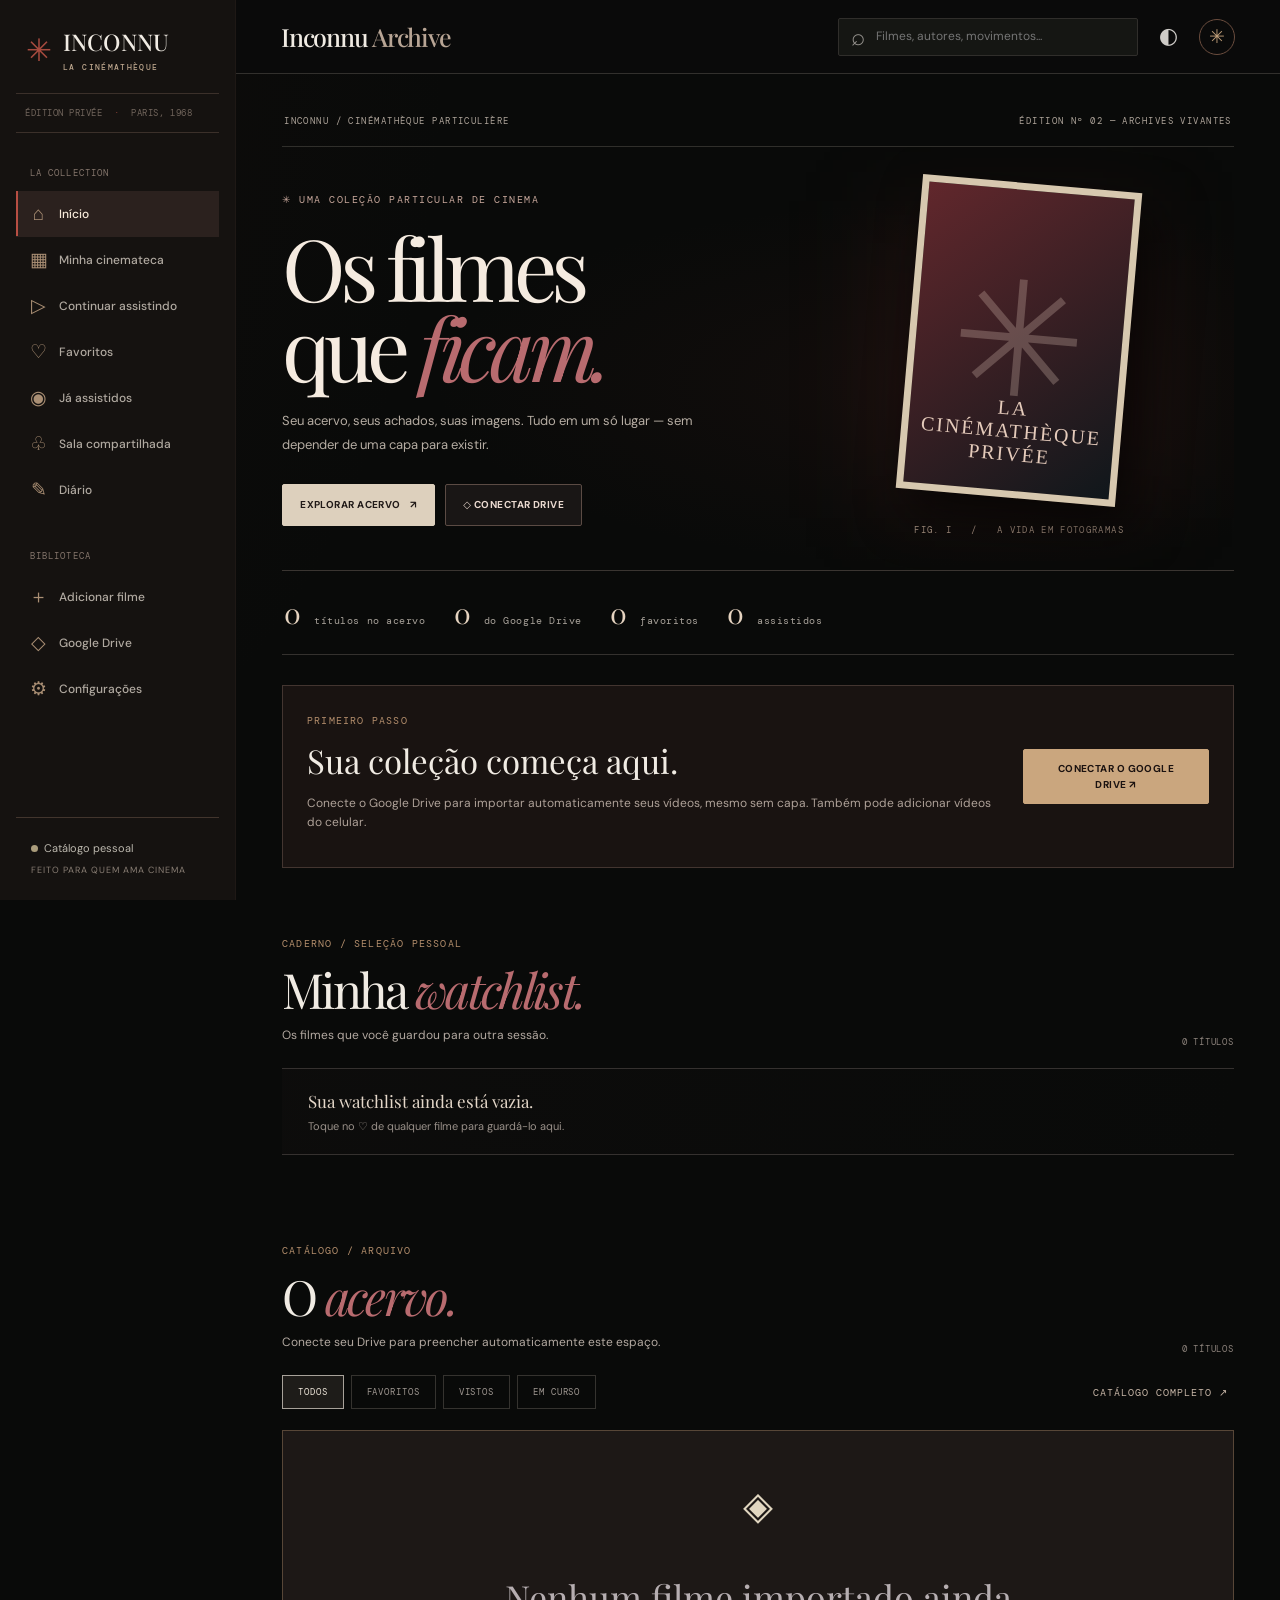
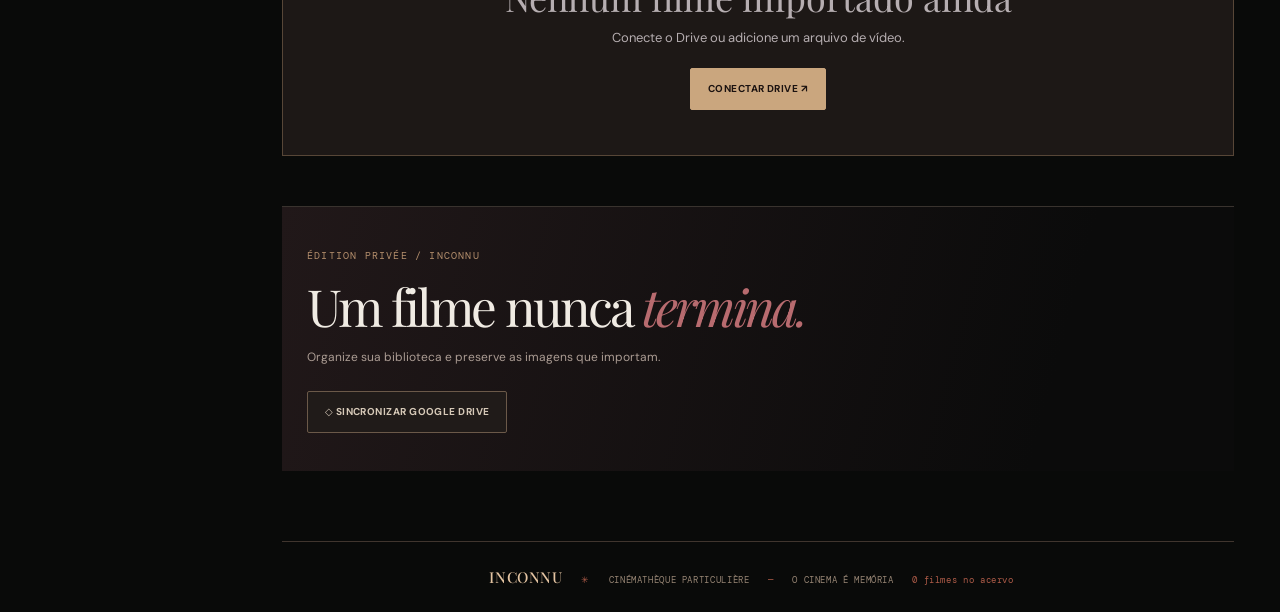
<file: index.html>
<!doctype html>
<html lang="pt-BR">
<head>
 <meta charset="utf-8"><meta name="viewport" content="width=device-width,initial-scale=1,viewport-fit=cover"><meta name="theme-color" content="#151210">
 <meta name="description" content="INCONNU CINEMA — sua cinemateca particular.">
 <title>INCONNU ARCHIVE — Sua cinemateca</title>
 <link rel="preconnect" href="https://fonts.googleapis.com"><link rel="preconnect" href="https://fonts.gstatic.com" crossorigin><link href="https://fonts.googleapis.com/css2?family=DM+Sans:wght@400;500;600;700&family=DM+Mono:wght@400;500&family=Italiana&family=Playfair+Display:ital,wght@0,400;0,500;0,600;1,400;1,500&display=swap" rel="stylesheet">
 <link rel="icon" href="assets/icon.svg" type="image/svg+xml"><link rel="manifest" href="manifest.webmanifest"><link rel="stylesheet" href="css/style.css"><link rel="stylesheet" href="css/atelier.css"><link rel="stylesheet" href="css/archive.css">
</head>
<body>
<div id="app" class="shell">
 <aside class="sidebar" id="sidebar">
  <a href="#inicio" class="logo" aria-label="INCONNU Cinema, início"><span class="logo-glyph">✳</span><span>INCONNU<small>LA CINÉMATHÈQUE</small></span></a>
  <div class="sidebar-edition">ÉDITION PRIVÉE <span>·</span> PARIS, 1968</div><p class="side-label">LA COLLECTION</p>
  <nav id="sidenav" aria-label="Navegação principal">
   <button data-page="inicio" class="nav active"><span>⌂</span> Início</button>
   <button data-page="catalogo" class="nav"><span>▦</span> Minha cinemateca</button>
   <button data-page="continuar" class="nav"><span>▷</span> Continuar assistindo</button>
   <button data-page="favoritos" class="nav"><span>♡</span> Favoritos</button>
   <button data-page="vistos" class="nav"><span>◉</span> Já assistidos</button>
   <button data-page="salas" class="nav"><span>♧</span> Sala compartilhada</button><button data-page="diario" class="nav"><span>✎</span> Diário</button>
  </nav>
  <p class="side-label side-label-space">BIBLIOTECA</p>
  <button class="nav" data-action="add"><span>＋</span> Adicionar filme</button>
  <button class="nav" data-action="drive"><span>◇</span> Google Drive</button>
  <button class="nav" data-page="config"><span>⚙</span> Configurações</button>
  <div class="side-bottom"><span class="status-dot"></span><span id="side-status">Catálogo pessoal</span><small>FEITO PARA QUEM AMA CINEMA</small></div>
 </aside>
 <div id="shade" class="shade"></div>
 <div class="content">
  <header class="topbar">
   <div class="top-start"><button class="icon-btn menu-btn" id="menu-btn" aria-label="Abrir menu">☰</button><div class="breadcrumb" id="breadcrumb">INCONNU / ARCHIVE</div><div class="top-brand">Inconnu <i>Archive</i></div></div>
   <div class="top-actions"><label class="top-search"><span>⌕</span><input id="search" type="search" placeholder="Filmes, autores, movimentos..." autocomplete="off" aria-label="Pesquisar filmes"><kbd>/</kbd></label><button class="icon-btn" id="theme-btn" title="Alternar tema">◐</button><button class="primary small" data-action="add">＋ <span>Adicionar</span></button><button class="avatar" data-page="config" title="Configurações">✳</button></div>
  </header>
  <main id="main" tabindex="-1"></main>
  <footer><b>INCONNU</b> <span>✳</span> CINÉMATHÈQUE PARTICULIÈRE <span>—</span> O CINEMA É MEMÓRIA <span id="footer-count"></span></footer>
 </div>
</div>
<nav class="mobile-tabs" aria-label="Navegação móvel"><button class="mobile-tab active" data-page="inicio"><span>⌂</span>INÍCIO</button><button class="mobile-tab" data-page="catalogo"><span>▤</span>ACERVO</button><button class="mobile-tab" data-page="diario"><span>▣</span>DIÁRIO</button><button class="mobile-tab" data-page="favoritos"><span>♡</span>LISTA</button><button class="mobile-tab" data-action="drive"><span>◇</span>DRIVE</button></nav>
<div id="toast" class="toast" role="status" aria-live="polite"></div>
<dialog id="detail-dialog" class="dialog detail-dialog"><button class="dialog-x" data-close="detail-dialog" aria-label="Fechar">×</button><div id="detail-content"></div></dialog>
<dialog id="editor-dialog" class="dialog editor-dialog"><button class="dialog-x" data-close="editor-dialog" aria-label="Fechar">×</button><form id="film-form"><div class="eyebrow">ACERVO PARTICULAR</div><h2 id="form-title">Adicionar filme</h2><p class="muted">Cadastre um filme e vincule uma mídia. Tudo fica no navegador, exceto o arquivo local, que precisa ser escolhido novamente após recarregar.</p><input type="hidden" name="id"><div class="form-grid"><label class="full">Título *<input name="title" required maxlength="160" placeholder="Ex.: Vertigo"></label><label>Ano<input name="year" type="number" min="1880" max="2100" placeholder="1958"></label><label>Diretor<input name="director" maxlength="160" placeholder="Alfred Hitchcock"></label><label>Gênero<input name="genre" maxlength="120" placeholder="Suspense, Drama"></label><label>País<input name="country" maxlength="100" placeholder="França"></label><label class="full">Sinopse<textarea name="description" rows="3" placeholder="Uma descrição breve..."></textarea></label><label class="full">URL da capa (opcional)<input name="poster" type="url" placeholder="https://..."></label><label class="full">URL direta de vídeo (MP4/WebM/HLS quando suportado)<input name="videoUrl" type="url" placeholder="https://meusite.com/video.mp4"></label><label class="full">Link externo / Drive<input name="externalUrl" type="url" placeholder="https://drive.google.com/file/d/.../view"></label><label class="full">Arquivo do seu dispositivo (nesta sessão)<input name="localFile" type="file" accept="video/*,.mkv,.mp4,.webm,.mov"></label></div><div class="dialog-actions"><button type="button" class="secondary" data-close="editor-dialog">Cancelar</button><button class="primary" type="submit">Salvar filme ↗</button></div></form></dialog>
<dialog id="player-dialog" class="dialog player-dialog"><div class="player-head"><div><div class="eyebrow">SALA DE PROJEÇÃO</div><strong id="player-title">Filme</strong></div><button class="icon-btn" id="player-close" aria-label="Fechar player">×</button></div><div class="player-screen"><video id="player-video" controls playsinline preload="metadata"></video><iframe id="player-frame" title="Reprodução no Google Drive" referrerpolicy="strict-origin-when-cross-origin" allow="autoplay; fullscreen; picture-in-picture" allowfullscreen hidden></iframe><div id="player-placeholder" class="player-placeholder" hidden><span>◈</span><h3>Este título não tem vídeo conectado</h3><p>Adicione um arquivo local, link direto ou abra a fonte externa.</p></div></div><div class="player-tools"><div id="player-message" class="muted"></div><div class="player-tool-row"><label class="subtitle-import">CC Legenda .srt/.vtt<input type="file" id="subtitle-file" accept=".srt,.vtt,text/vtt,application/x-subrip" hidden></label><label class="volume-label">Legenda <input type="range" id="caption-size" min="75" max="200" value="100" aria-label="Tamanho das legendas"></label><button class="secondary compact" id="clear-progress">↺ Reiniciar</button><a id="player-external" class="secondary compact" target="_blank" rel="noopener noreferrer" hidden>↗ Abrir no Drive</a></div></div></dialog>
<dialog id="drive-dialog" class="dialog settings-dialog"><button class="dialog-x" data-close="drive-dialog" aria-label="Fechar">×</button><div class="eyebrow">INTEGRAÇÃO</div><h2>Conectar Google Drive</h2><p class="muted">Acesso somente de leitura. Os filmes permanecem no seu Drive. Use o player original do Drive; a integração requer publicação em HTTPS e uma conta autorizada no Google Cloud.</p><label>ID do cliente OAuth (Web)<input id="drive-client-id" placeholder="...apps.googleusercontent.com" autocomplete="off"><small class="preconfigured-id">ID já incluído nesta versão. Não precisa preenchê-lo novamente; só autorizar a conta quando a sessão expirar.</small></label><div class="dialog-actions"><button class="secondary" id="drive-save">Salvar ID</button><button class="primary" id="drive-connect">Conectar conta Google</button></div><p class="help" id="drive-status">Pronto para conectar. Seu Client ID já está configurado.</p><div class="help">No Google Cloud: ative a Drive API, configure a tela de consentimento e autorize a origem <code id="site-origin"></code>. Não insira segredo do cliente. A listagem usa vídeos disponíveis à conta, não é uma cópia exata da aba “Recentes”.</div></dialog>
<dialog id="firebase-dialog" class="dialog settings-dialog"><button class="dialog-x" data-close="firebase-dialog" aria-label="Fechar">×</button><div class="eyebrow">NUVEM / OPCIONAL</div><h2>Firebase</h2><p class="muted">Conecte seu próprio projeto para login, sincronizar preferências e ativar salas. Habilite Email/Senha no Authentication e Realtime Database. Configure regras seguras antes de publicar.</p><label>Configuração JSON do aplicativo Web<textarea id="firebase-config" rows="6" spellcheck="false" placeholder='{"apiKey":"...","authDomain":"...","databaseURL":"...","projectId":"...","appId":"..."}'></textarea></label><button class="primary" id="firebase-init">Ativar Firebase</button><p class="help" id="firebase-status">Não configurado. O site funciona sem Firebase.</p><div id="auth-section" hidden><hr><label>Email<input id="auth-email" type="email" autocomplete="username"></label><label>Senha<input id="auth-password" type="password" autocomplete="current-password" minlength="6"></label><div class="dialog-actions wrap"><button class="primary" id="auth-login">Entrar</button><button class="secondary" id="auth-signup">Criar conta</button><button class="secondary" id="auth-logout" hidden>Sair</button></div><p id="auth-status" class="help"></p></div></dialog>
<script src="js/data.js" defer></script><script src="js/storage.js" defer></script><script src="js/drive.js" defer></script><script src="js/firebase.js" defer></script><script src="js/app.js" defer></script>
</body></html>
</file>
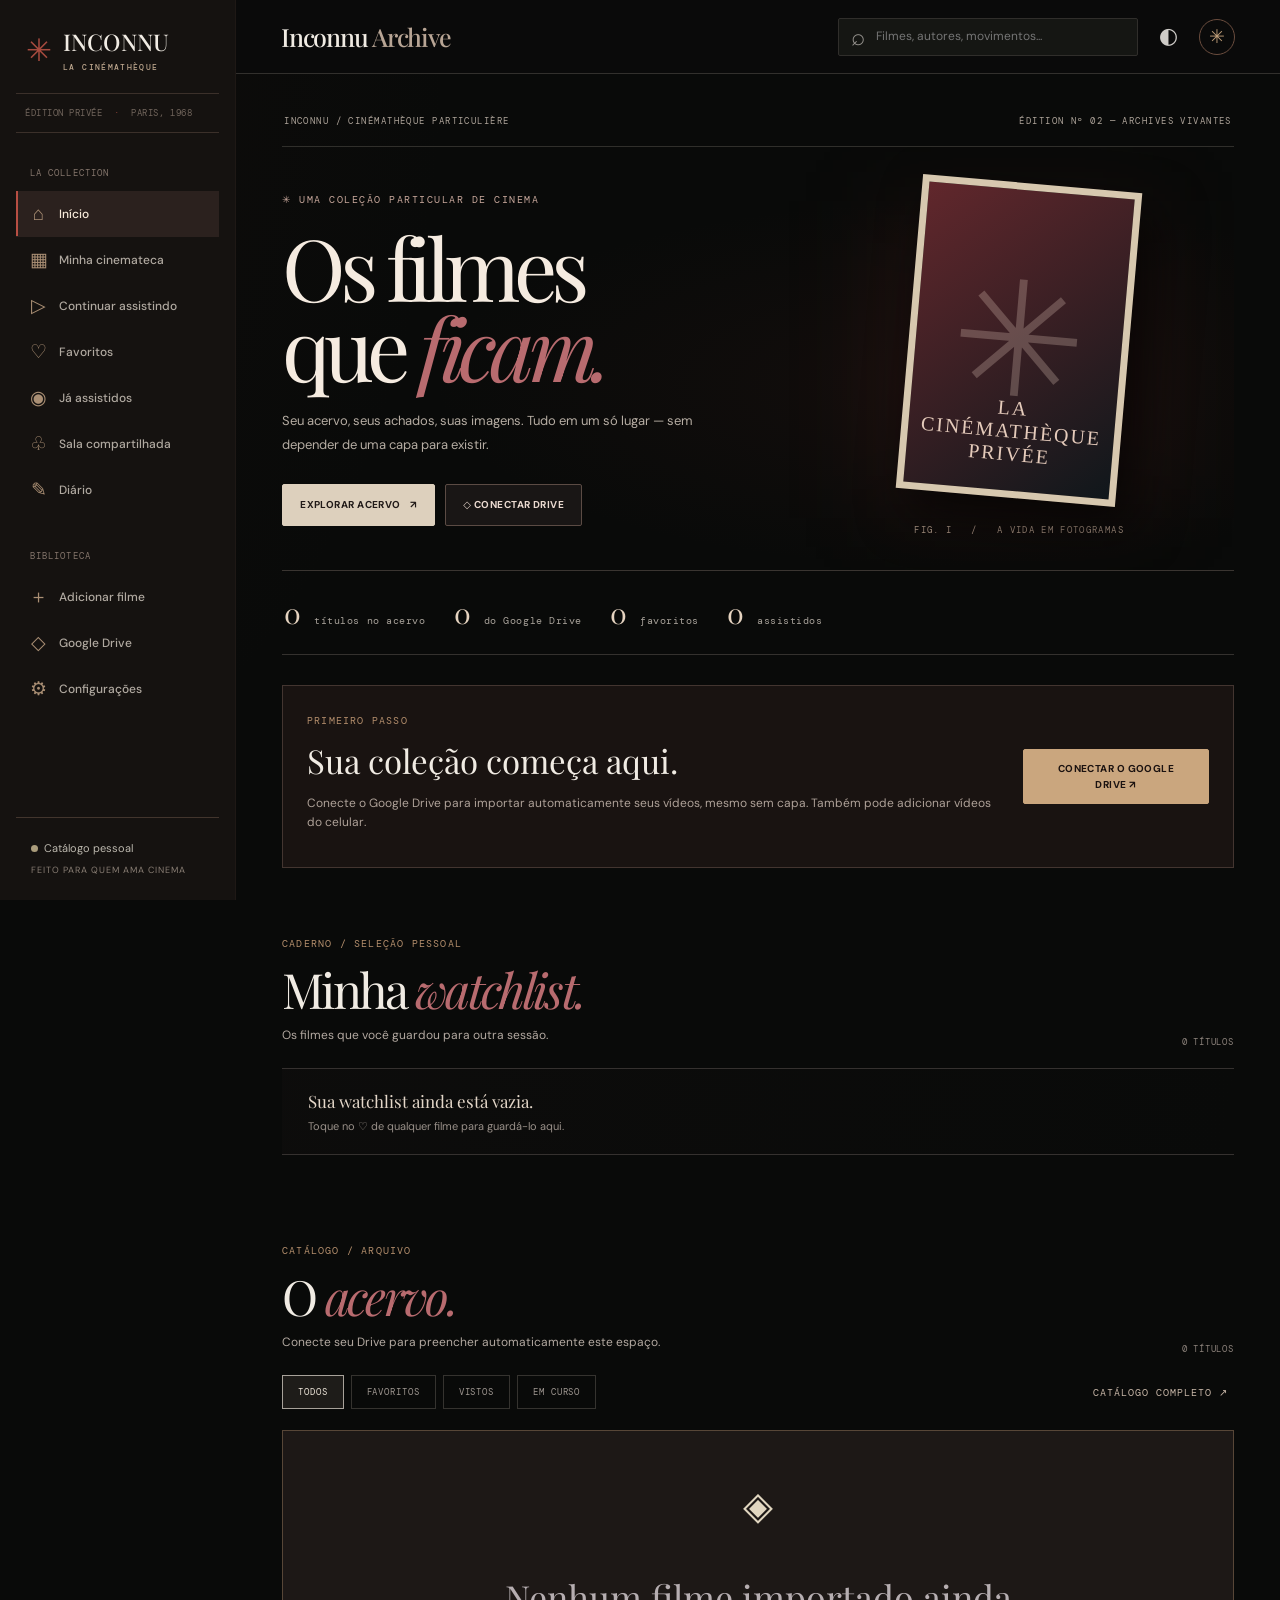
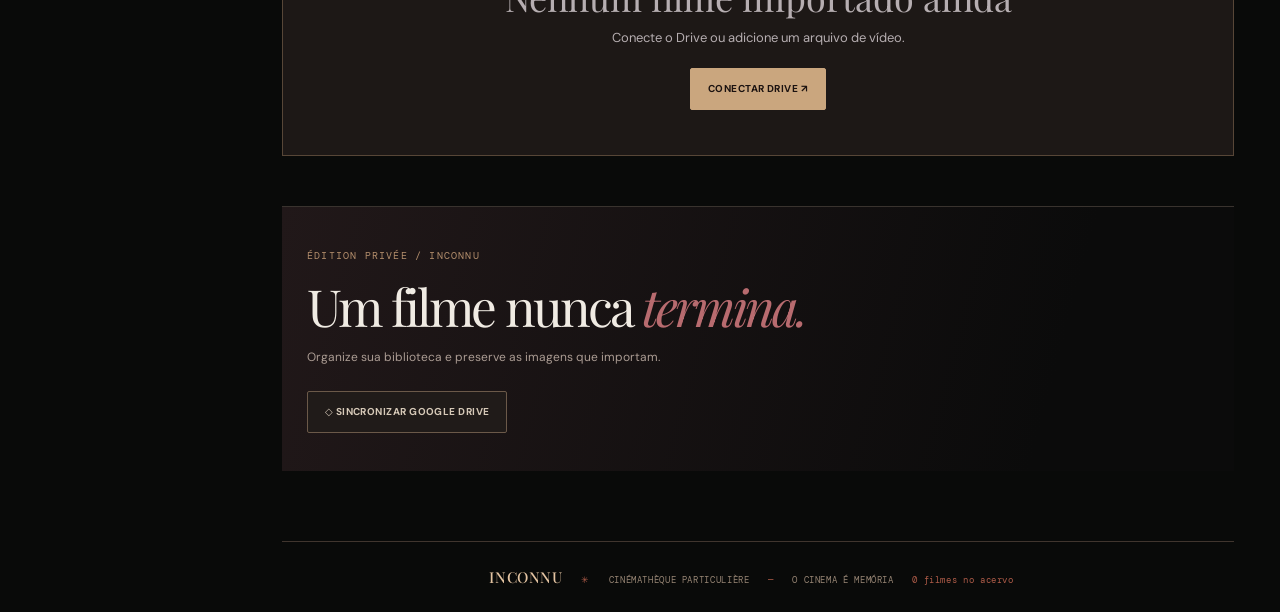
<file: ABRIR_NO_CELULAR.html>
<!doctype html>
<html lang="pt-BR">
<head>
 <meta charset="utf-8"><meta name="viewport" content="width=device-width,initial-scale=1,viewport-fit=cover"><meta name="theme-color" content="#151210">
 <meta name="description" content="INCONNU CINEMA — sua cinemateca particular.">
 <title>INCONNU ARCHIVE — Sua cinemateca</title>
 <link rel="preconnect" href="https://fonts.googleapis.com"><link rel="preconnect" href="https://fonts.gstatic.com" crossorigin><link href="https://fonts.googleapis.com/css2?family=DM+Sans:wght@400;500;600;700&family=DM+Mono:wght@400;500&family=Italiana&family=Playfair+Display:ital,wght@0,400;0,500;0,600;1,400;1,500&display=swap" rel="stylesheet">
 <style>
@import url('https://fonts.googleapis.com/css2?family=DM+Sans:wght@400;500;600;700&family=Playfair+Display:wght@400;500;600;700&display=swap');
:root{color-scheme:dark;--bg:#0b0b0c;--surface:#121214;--surface2:#1a1a1d;--surface3:#242428;--line:#29282a;--text:#f3f1eb;--muted:#98979a;--gold:#cbb18a;--gold-soft:#9d8768;--red:#b05b54;--shadow:0 22px 75px #000a;--sidebar:244px}
*{box-sizing:border-box}html{scroll-behavior:smooth}body{margin:0;background:var(--bg);color:var(--text);font:14px/1.55 'DM Sans',system-ui,sans-serif}button,input,textarea,select{font:inherit}button{cursor:pointer}button:disabled{opacity:.48;cursor:not-allowed}a{color:inherit;text-decoration:none}img{max-width:100%;display:block}button:focus-visible,a:focus-visible,input:focus-visible,textarea:focus-visible,select:focus-visible{outline:2px solid var(--gold);outline-offset:3px}::selection{background:var(--gold);color:#0b0b0c}.muted{color:var(--muted)}.eyebrow{font-size:10px;font-weight:700;letter-spacing:.2em;color:var(--gold);text-transform:uppercase}.shell{display:flex;min-height:100vh}.sidebar{width:var(--sidebar);flex:none;border-right:1px solid var(--line);background:#0d0d0f;display:flex;flex-direction:column;position:fixed;top:0;bottom:0;left:0;z-index:30;padding:34px 17px 21px}.logo{display:flex;gap:12px;align-items:center;padding:0 13px 38px;font-size:16px;font-weight:700;letter-spacing:.19em;line-height:1.15}.logo-glyph{font-size:28px;color:var(--gold);font-weight:400}.logo small{display:block;font-size:9px;color:var(--gold);letter-spacing:.31em;margin-top:5px}.side-label{color:#656267;letter-spacing:.17em;font-size:10px;font-weight:700;margin:11px 15px}.side-label-space{margin-top:35px}.nav{display:flex;align-items:center;gap:14px;width:100%;background:transparent;border:0;text-align:left;color:#99979b;padding:11px 13px;border-radius:7px;font-size:12px;font-weight:600;transition:.2s}.nav span{width:19px;font-size:19px;font-weight:400;text-align:center;line-height:1}.nav:hover,.nav.active{color:#f9f7f1;background:#222024}.nav.active{box-shadow:inset 2px 0 var(--gold)}.side-bottom{margin-top:auto;padding:22px 15px 0;border-top:1px solid var(--line);font-size:11px;color:#bcb8ae}.side-bottom small{display:block;color:#656267;font-size:9px;letter-spacing:.11em;margin-top:7px}.status-dot{background:#81a38f;width:7px;height:7px;border-radius:50%;display:inline-block;margin-right:6px}.content{margin-left:var(--sidebar);width:calc(100% - var(--sidebar));min-width:0}.topbar{position:sticky;z-index:20;top:0;display:flex;align-items:center;justify-content:space-between;min-height:81px;gap:16px;border-bottom:1px solid #ffffff0e;background:#0b0b0cf5;backdrop-filter:blur(20px);padding:13px clamp(20px,3.3vw,55px)}.top-actions,.top-start{display:flex;align-items:center;gap:14px}.breadcrumb{font-size:10px;letter-spacing:.18em;color:#777477;font-weight:700}.top-search{display:flex;align-items:center;border:1px solid #343236;background:#181719;border-radius:8px;min-width:min(30vw,300px);padding:0 12px;gap:9px;height:38px}.top-search span{font-size:24px;color:var(--muted)}.top-search input{border:0;outline:0;background:transparent;color:var(--text);width:100%;min-width:50px;font-size:11px}.top-search kbd{color:#67646a;font-size:10px}.icon-btn{background:transparent;color:#cecbc7;border:0;padding:6px;min-width:33px;min-height:33px;font-size:22px}.icon-btn:hover{color:var(--gold)}.menu-btn{display:none}.avatar{border:1px solid #5b5146;background:#27221e;color:var(--gold);width:34px;height:34px;border-radius:50%;font:italic 22px Georgia,serif}.primary,.secondary{display:inline-flex;justify-content:center;align-items:center;gap:9px;border-radius:6px;border:1px solid #a99370;background:var(--gold);color:#16120e;padding:11px 17px;font-weight:700;font-size:12px;transition:.2s}.primary:hover{background:#e5cca3}.secondary{background:#ffffff08;color:var(--text);border-color:#4c4848}.secondary:hover{background:#ffffff15}.primary.small{padding:10px 14px}.secondary.compact{padding:7px 10px}.page{padding:28px clamp(20px,3.3vw,55px) 68px;max-width:1700px;margin:auto}.hero{position:relative;min-height:410px;border-radius:11px;overflow:hidden;border:1px solid #49403b;background:radial-gradient(ellipse at 77% 20%,#5e392e88,transparent 45%),linear-gradient(110deg,#1d1b20 13%,#241b20 54%,#452a23 100%);display:flex;align-items:center;padding:clamp(26px,4vw,66px);margin-bottom:39px}.hero::after{content:"";pointer-events:none;position:absolute;inset:0;background:linear-gradient(90deg,#131116bb,transparent 80%)}.hero-text{position:relative;z-index:2;max-width:610px}.hero-kicker{color:#e0c49b;letter-spacing:.22em;font-size:10px;font-weight:700}.hero h1{font:400 clamp(36px,5vw,68px)/1.05 'Playfair Display',Georgia,serif;letter-spacing:-.05em;margin:17px 0 16px}.hero h1 em{color:var(--gold);font-weight:400}.hero p{color:#cebdba;line-height:1.75;max-width:460px}.hero-actions{display:flex;gap:10px;flex-wrap:wrap;margin-top:25px}.hero-orbit{position:absolute;right:8%;top:-10%;font:400 460px/1 Georgia,serif;opacity:.07;color:#fff;transform:rotate(-9deg)}.hero-img{position:absolute;inset:0 0 0 45%;height:100%;width:55%;object-fit:cover;opacity:.45;filter:saturate(.55);mask-image:linear-gradient(to right,transparent 1%,black 45%)}.section{margin:34px 0 45px}.section-head{display:flex;align-items:end;justify-content:space-between;gap:12px;margin-bottom:20px}.section h2,.page-heading h1{font:400 clamp(23px,2.5vw,33px)/1.3 'Playfair Display',Georgia,serif;letter-spacing:-.025em;margin:4px 0}.section .subhead{font-size:11px;color:#878184}.text-link{border:0;background:transparent;color:var(--gold);font-size:11px;font-weight:700;letter-spacing:.035em}.text-link:hover{text-decoration:underline}.film-row{display:grid;grid-auto-flow:column;grid-auto-columns:minmax(155px,1fr);gap:15px;overflow-x:auto;scroll-snap-type:x proximity;padding:0 0 12px;grid-template-columns:repeat(5,minmax(0,1fr))}.film-grid{display:grid;grid-template-columns:repeat(auto-fill,minmax(160px,1fr));gap:20px}.film-card{position:relative;min-width:0;cursor:pointer;border:0;background:transparent;color:var(--text);padding:0;text-align:left;display:block}.film-poster{aspect-ratio:2/3;border-radius:7px;overflow:hidden;position:relative;background:linear-gradient(135deg,var(--poster-a,#342c2c),var(--poster-b,#151519));border:1px solid #ffffff17;display:flex;justify-content:center;align-items:center;transition:transform .25s,box-shadow .25s}.film-card:hover .film-poster{transform:translateY(-3px);box-shadow:0 12px 35px #0009}.film-poster img{width:100%;height:100%;object-fit:cover;position:absolute;inset:0}.poster-text{font:400 clamp(19px,2.4vw,33px)/1.18 'Playfair Display',Georgia,serif;padding:18px;text-align:center;color:#f8ead7;max-width:100%;overflow-wrap:anywhere;position:relative;text-shadow:0 2px 25px #0009}.poster-ornament{position:absolute;inset:12px;border:1px solid #ffffff21;pointer-events:none}.poster-year{position:absolute;bottom:25px;color:#d7c7ac;text-shadow:0 1px 8px #000;letter-spacing:.22em;font-size:10px}.fav-mark{position:absolute;right:9px;top:9px;border:0;background:#080808bb;color:#fff;font-size:19px;width:31px;height:31px;border-radius:50%;z-index:2}.fav-mark.on{color:#e8b38e}.film-meta{padding-top:11px}.film-meta strong{display:block;font-weight:650;font-size:12px;overflow:hidden;white-space:nowrap;text-overflow:ellipsis}.film-meta small{display:block;color:#89878b;font-size:11px;margin-top:3px;white-space:nowrap;overflow:hidden;text-overflow:ellipsis}.progress{height:3px;background:#464044;border-radius:8px;overflow:hidden;margin-top:9px}.progress span{display:block;background:var(--gold);height:100%}.page-heading{margin:16px 0 30px}.page-heading p{color:#969198;margin:5px 0}.tools{display:flex;align-items:center;flex-wrap:wrap;gap:9px;margin:22px 0}.filter-btn{padding:8px 13px;background:#19191b;border:1px solid #303035;color:#aaa6a9;border-radius:40px;font-size:11px}.filter-btn.selected{color:#1c1510;border-color:var(--gold);background:var(--gold)}select,input,textarea{accent-color:var(--gold)}.select{margin-left:auto;background:var(--surface2);border:1px solid var(--line);color:var(--text);padding:8px 12px;border-radius:6px;max-width:200px}.empty{border:1px dashed #383239;border-radius:11px;text-align:center;padding:45px 20px;color:#b6aeb1;background:#151417}.empty .symbol{font-size:39px;color:var(--gold)}.empty h3{font:normal 25px Georgia,serif;margin-bottom:7px}.empty p{max-width:480px;margin:5px auto 20px}.stats-grid{display:grid;grid-template-columns:repeat(3,minmax(0,1fr));gap:12px;margin-bottom:34px}.stat{background:#171719;border:1px solid #2c282b;border-radius:9px;padding:20px}.stat strong{display:block;font:normal 30px Georgia,serif;color:#dcc29a}.stat span{color:var(--muted);font-size:11px}.settings-grid{display:grid;grid-template-columns:repeat(2,minmax(0,1fr));gap:16px}.settings-card{background:#171719;border:1px solid var(--line);padding:23px;border-radius:10px}.settings-card h3{font:normal 22px Georgia,serif;margin:0 0 8px}.settings-card p,.help{color:#938e95;font-size:12px;line-height:1.7}.settings-card button{margin:7px 6px 0 0}.accent-line{height:2px;background:linear-gradient(90deg,var(--gold),transparent);margin-bottom:16px}.mini-chip{display:inline-flex;align-items:center;font-size:10px;border:1px solid #5a4d42;border-radius:20px;padding:4px 10px;color:#d7b48c;letter-spacing:.09em;text-transform:uppercase}.room-layout{display:grid;grid-template-columns:1fr 310px;gap:17px}.room-box{background:#181719;border:1px solid var(--line);padding:23px;border-radius:10px;min-height:350px}.room-box h3{font:normal 25px Georgia,serif}.room-box input,.room-box textarea{width:100%}.chat-stream{height:230px;overflow:auto;background:#111113;border-radius:7px;padding:13px;display:flex;flex-direction:column;gap:9px;margin:15px 0}.chat-msg{padding:9px 11px;background:#252226;border-radius:6px;max-width:100%;word-wrap:break-word}.chat-msg b{font-size:10px;color:var(--gold);display:block}.chat-msg small{color:#8c888b;font-size:10px;margin-left:4px}.room-options{display:flex;gap:8px;flex-wrap:wrap}.room-code{font:22px Georgia,serif;letter-spacing:.12em;color:var(--gold);word-break:break-all}.room-note{font-size:11px;color:#a6a1a1}footer{margin:0 30px;padding:25px 10px;border-top:1px solid var(--line);color:#67656a;font-size:9px;letter-spacing:.15em;text-align:center}footer span{color:var(--gold);margin:0 13px}.dialog{color:var(--text);background:#171618;border:1px solid #454044;border-radius:13px;box-shadow:var(--shadow);width:min(96vw,780px);max-height:min(91dvh,950px);padding:0;overflow:auto}.dialog::backdrop{background:#030304cf;backdrop-filter:blur(6px)}.dialog h2{font:400 36px Georgia,serif;margin:9px 0 12px}.dialog-x{position:absolute;top:14px;right:15px;border:0;background:#252329;color:#eee;font-size:24px;border-radius:50%;width:35px;height:35px;z-index:4}.editor-dialog,.settings-dialog{padding:32px;max-width:680px}.editor-dialog{max-width:740px}.dialog label{display:block;font-size:12px;color:#aaa6ab;margin:13px 0 5px}.dialog input:not([type=file]):not([type=range]),.dialog textarea{display:block;background:#100f11;border:1px solid #403b40;color:var(--text);width:100%;border-radius:6px;padding:12px;margin:7px 0;min-height:43px}.dialog input[type=file]{display:block;margin-top:7px;max-width:100%;font-size:11px}.form-grid{display:grid;grid-template-columns:1fr 1fr;gap:0 15px}.full{grid-column:1/-1}.dialog-actions{display:flex;justify-content:flex-end;gap:10px;align-items:center;margin-top:25px}.dialog-actions.wrap{flex-wrap:wrap}.detail-dialog{width:min(94vw,900px)}.detail-backdrop{height:215px;background:linear-gradient(115deg,#28212b,#443027);position:relative;overflow:hidden}.detail-backdrop img{width:100%;height:100%;object-fit:cover;opacity:.28;filter:blur(5px)}.detail-body{padding:26px 35px 34px;position:relative}.detail-cover{float:right;width:min(29%,175px);aspect-ratio:2/3;margin:-115px 0 15px 18px;border-radius:6px;box-shadow:0 10px 30px #000a;position:relative;overflow:hidden;background:#292127}.detail-cover img{width:100%;height:100%;object-fit:cover}.detail-cover .poster-text{position:absolute;inset:20% 4%;display:flex;align-items:center;justify-content:center;font-size:19px}.detail-body h2{font:normal clamp(32px,5vw,48px)/1.12 Georgia,serif;margin:8px 0 14px;max-width:70%}.detail-body p{line-height:1.8;color:#b0aaad}.detail-info{display:flex;gap:10px;flex-wrap:wrap;color:#a99c8f;font-size:12px}.detail-actions{display:flex;gap:9px;flex-wrap:wrap;margin:18px 0}.detail-notes textarea{width:100%;min-height:96px}.detail-rating{display:flex;align-items:center;gap:8px;margin:18px 0}.star{background:none;border:0;color:#58514b;font-size:28px;line-height:1;padding:1px}.star.on{color:var(--gold)}.detail-divider{border:0;border-top:1px solid #383238;margin:26px 0 18px}.player-dialog{width:min(96vw,1120px);overflow:visible}.player-head{padding:15px 21px;display:flex;align-items:center;justify-content:space-between}.player-head strong{font:normal 23px Georgia,serif}.player-screen{background:#000;position:relative}.player-screen video,.player-screen iframe{display:block;width:100%;height:auto;max-height:69dvh;aspect-ratio:16/9;background:#000;border:0}.player-screen [hidden]{display:none!important}.player-placeholder{text-align:center;padding:80px 20px;background:#09090b;min-height:320px}.player-placeholder span{font-size:48px;color:var(--gold)}.player-placeholder h3{font:normal 24px Georgia,serif}.player-tools{padding:15px 21px 18px}.player-tool-row{display:flex;gap:10px;align-items:center;flex-wrap:wrap;margin-top:11px}.subtitle-import{border:1px solid #565053;padding:7px 12px;margin:0!important;border-radius:5px;cursor:pointer;color:#e6ddcd!important}.volume-label{display:flex!important;gap:8px;align-items:center;margin:0!important}.player-dialog::backdrop{background:#000e}.toast{position:fixed;bottom:25px;left:50%;transform:translate(-50%,25px);opacity:0;pointer-events:none;padding:12px 18px;color:#18120e;background:#d4b78e;border-radius:8px;z-index:100;font-weight:700;box-shadow:0 10px 35px #000b;transition:.3s;max-width:90vw;text-align:center}.toast.show{opacity:1;transform:translate(-50%,0)}.shade{display:none}.loading-dots{display:inline-block;animation:blink 1s linear infinite}@keyframes blink{50%{opacity:.3}}.light{color-scheme:light;--bg:#f0ede7;--surface:#fffdf8;--surface2:#e6e0d5;--surface3:#d7d0c7;--line:#d6cdc0;--text:#26221e;--muted:#786e67;--gold:#92704b;--gold-soft:#7f6043}.light .topbar{background:#f0ede7ed}.light .sidebar{background:#e6e0d6}.light .hero,.light .hero p,.light .hero h1{color:#faf3e8}.light .nav:hover,.light .nav.active{background:#d8cabc;color:#211c17}.light .settings-card,.light .stat,.light .room-box{background:#fffdf8}.light .dialog{background:#f8f4ec}.light .dialog input:not([type=file]):not([type=range]),.light .dialog textarea{background:#fffdf8;color:#211c17}.light .top-search,.light .select,.light .filter-btn{background:#fffdf8;color:#211c17}.light .top-search input{color:#211c17}.light .empty{background:#fffaf2}.light .film-poster{color:#fff}.light .side-bottom{color:#62574c}
@media(max-width:1150px){:root{--sidebar:214px}.film-row{grid-template-columns:none;grid-auto-columns:170px}.top-search{min-width:200px}.room-layout{grid-template-columns:1fr}.settings-grid{grid-template-columns:1fr}}
@media(max-width:800px){:root{--sidebar:0px}.sidebar{transform:translateX(-101%);transition:transform .24s;box-shadow:15px 0 50px #0008;width:250px}.sidebar.open{transform:translateX(0)}.shade.visible{display:block;position:fixed;inset:0;background:#0009;z-index:29}.content{margin-left:0;width:100%}.menu-btn{display:block}.topbar{min-height:66px;padding:10px 15px}.breadcrumb{font-size:9px}.top-search{min-width:90px;width:min(40vw,270px)}.top-search kbd,.top-actions>.icon-btn{display:none}.top-actions{gap:8px}.page{padding:21px 17px 48px}.hero{min-height:360px;margin-bottom:25px}.film-grid{grid-template-columns:repeat(auto-fill,minmax(135px,1fr));gap:15px}.film-row{grid-auto-columns:150px}.dialog{max-height:94dvh}.detail-body{padding:21px}.detail-backdrop{height:155px}}
@media(max-width:480px){.topbar .primary.small span{display:none}.topbar .primary.small{padding:9px 11px}.top-search{width:42vw;min-width:78px;padding:0 8px}.top-search input::placeholder{color:transparent}.top-search:focus-within{position:absolute;left:50px;right:90px;width:auto;z-index:5}.breadcrumb{display:none}.hero{padding:26px 21px;min-height:360px}.hero h1{font-size:43px}.hero-img{inset:0;width:100%;opacity:.20;mask-image:none}.hero p{font-size:12px}.film-row{grid-auto-columns:135px}.film-grid{grid-template-columns:repeat(2,minmax(0,1fr));gap:13px}.stats-grid{grid-template-columns:repeat(3,minmax(0,1fr));gap:7px}.stat{padding:12px 8px}.stat strong{font-size:25px}.stat span{font-size:9px}.form-grid{grid-template-columns:1fr}.editor-dialog,.settings-dialog{padding:25px 17px}.detail-body h2{max-width:68%;font-size:32px}.detail-cover{margin-top:-72px}.dialog-actions{flex-wrap:wrap}.section{margin:25px 0 36px}}
@media(prefers-reduced-motion:reduce){*,*::before,*::after{scroll-behavior:auto!important;transition-duration:.01ms!important;animation-duration:.01ms!important}}

</style><style>
/* INCONNU — LA CINÉMATHÈQUE | 2026 private edition
   Original editorial skin; the underlying features remain in app.js. */
:root {color-scheme:dark;--bg:#100f0e;--surface:#191716;--surface2:#241f1d;--surface3:#312a26;--line:#3b3330;--text:#eee8dd;--muted:#a29a8e;--gold:#c9a77b;--gold-soft:#b99b75;--red:#9f483e;--sidebar:236px;--display:'Playfair Display','Times New Roman',Georgia,serif;--italic:'Italiana','Playfair Display',serif;--mono:'DM Mono','Courier New',monospace}
body{background:var(--bg);background-image:radial-gradient(ellipse at 80% 5%,#492c2217,transparent 48%);font-size:13px}
.shell{isolation:isolate}.sidebar{background:#151210;border-right:1px solid #4c3a302a;padding:29px 16px 22px}.logo{font-family:var(--display);font-size:23px;font-weight:500;letter-spacing:.005em;gap:11px;padding:0 10px 21px}.logo .logo-glyph{font-family:Georgia;font-size:31px;color:#a74b3f}.logo small{font:500 8px var(--mono);color:#bfa88f;letter-spacing:.17em;margin-top:7px}.sidebar-edition{font:9px var(--mono);letter-spacing:.06em;color:#71655c;border-top:1px solid #3b302a;border-bottom:1px solid #3b302a;padding:13px 9px;margin-bottom:20px}.sidebar-edition span{color:#a74b3f;margin:0 6px}.side-label{font:9px var(--mono);color:#85766c;letter-spacing:.12em;margin:14px 14px 12px}.side-label-space{margin-top:37px}.nav{border-radius:0;padding:13px 13px;color:#b0a9a0;font-size:12px;font-weight:500;gap:11px;border-bottom:1px solid #fff0;transition:background .2s,color .2s}.nav span{font-family:Georgia;font-size:19px;color:#aa8f74}.nav.active{background:#2b211e;color:#f7eada;box-shadow:inset 2px 0 #b74e43}.nav:hover{background:#251e1a;color:#f3e5d2}.side-bottom{border-top:1px solid #42352d}.side-bottom small{color:#897e74}.status-dot{background:#aa9c7b}.content{position:relative}.topbar{min-height:75px;background:#151210ee;border-bottom:1px solid #382f29;backdrop-filter:blur(22px);padding:12px clamp(20px,3.5vw,55px)}.breadcrumb{font:9px var(--mono);letter-spacing:.11em;color:#b6a08d}.top-search{background:#251f1c;border:1px solid #483b32;border-radius:2px;height:38px}.top-search input{font-size:12px;color:#e6dacf}.top-search:focus-within{border-color:#b49175}.top-search kbd{color:#968474}.avatar{width:36px;height:36px;background:transparent;color:#bd9c77;border:1px solid #6b4d3e;font-size:20px}.primary,.secondary{border-radius:2px;min-height:42px;letter-spacing:.045em;font-size:10px;font-weight:700;text-transform:uppercase}.primary{color:#1b1210;background:#caa67e;border-color:#caa67e}.primary:hover{background:#f0d4af}.secondary{color:#d6c9b8;border-color:#6b5949;background:#201b19}.secondary:hover{background:#342922}.primary.small{min-height:38px}.page{max-width:1760px;padding:28px clamp(18px,3.6vw,62px) 70px}.edition-strip{display:flex;align-items:center;justify-content:space-between;gap:15px;color:#b2a294;margin:0 0 12px;font:9px var(--mono);letter-spacing:.10em}.edition-strip i{font-style:normal;color:#a34d42;padding:0 4px}
/* Hero: imaginary archive issue cover, not a borrowed film still. */
.hero.atelier-hero{padding:0;min-height:500px;display:grid;grid-template-columns:1.03fr .97fr;align-items:stretch;background:#d8c7af;color:#251b17;border:0;border-radius:0;margin-bottom:0;box-shadow:0 14px 65px #0004;overflow:hidden}.hero.atelier-hero:after{display:none}.hero-noise{position:absolute;inset:0;pointer-events:none;z-index:3;opacity:.33;background-image:repeating-linear-gradient(0deg,transparent 0,transparent 3px,#46372c10 4px),radial-gradient(circle at 20% 80%,#6e543321,transparent 30%)}.hero-copy{position:relative;z-index:5;min-width:0;display:flex;flex-direction:column;justify-content:center;padding:clamp(26px,4.3vw,70px) clamp(18px,3.9vw,65px);background:linear-gradient(112deg,#e1d2bb 0%,#d5c2a9 100%)}.hero-kicker{display:flex;align-items:center;gap:9px;font:10px var(--mono);letter-spacing:.1em;color:#6c352b;white-space:nowrap}.kicker-rule{width:20px;height:1px;background:#8d4336}.atelier-hero h1{font:500 clamp(54px,6.2vw,104px)/.98 var(--display);letter-spacing:-.068em;color:#2a221e;margin:26px 0 22px}.atelier-hero h1 em{font-weight:400;color:#8e443b;letter-spacing:-.065em}.hero-rule{height:1px;width:80px;background:#8e443b;margin:0 0 19px}.atelier-hero p{color:#51423a;font-size:13px;max-width:410px;line-height:1.82;margin:0}.atelier-hero .hero-actions{margin-top:30px;display:flex;align-items:center;gap:8px}.atelier-hero .primary{background:#2b2420;color:#f1e0c9;border:1px solid #2b2420;padding:13px 19px}.atelier-hero .primary:hover{background:#623b31}.atelier-hero .secondary{background:transparent;color:#332722;border:1px solid #95816c;padding:13px 15px}.atelier-hero .secondary:hover{background:#0000000b}.hero-index{display:flex;align-items:center;justify-content:space-between;margin-top:38px;border-top:1px solid #a68d72;padding-top:10px;font:9px var(--mono);color:#795d4d;letter-spacing:.11em}.hero-index span{opacity:.68}.hero-composition{position:relative;min-height:500px;overflow:hidden;background:#3b2824;background-image:radial-gradient(ellipse at 40% 20%,#8d5844,transparent 62%),repeating-linear-gradient(90deg,transparent 0,transparent 92px,#1b101014 93px)}.hero-composition:before{content:'';position:absolute;inset:15px;border:1px solid #ded0b340;pointer-events:none;z-index:5}.hero-composition:after{content:'';position:absolute;inset:0;pointer-events:none;background:linear-gradient(0deg,#1b1010ac,transparent 25%),radial-gradient(ellipse,#ffffff00 47%,#00000072);z-index:4}.filmframe{position:absolute;box-shadow:7px 14px 31px #100a0988;aspect-ratio:2/3;overflow:hidden;border:6px solid #e0c7a5}.frame-back{width:47%;top:8%;left:6%;transform:rotate(-13deg);opacity:.84}.frame-front{width:53%;top:12%;right:10%;transform:rotate(8deg)}.filmframe .film-poster{height:100%;border:0;border-radius:0}.filmframe .poster-text{font-size:clamp(15px,2.1vw,34px)}.filmframe .poster-stamp{font-size:7px}.scene-caption{position:absolute;z-index:6;left:27px;right:27px;bottom:23px;display:flex;justify-content:space-between;color:#e3c9aa;letter-spacing:.16em;font:9px var(--mono)}.red-wax{position:absolute;bottom:65px;left:36px;z-index:6;width:56px;height:56px;display:grid;place-content:center;text-align:center;border-radius:50%;transform:rotate(-10deg);background:#934336;color:#e5c7a6;border:1px solid #c78a73;box-shadow:2px 4px 12px #0006;font:20px/1 var(--display)}.red-wax small{font-size:9px}
.marquee-line{border-bottom:1px solid #3b3330;padding:20px 5px 21px;display:flex;justify-content:space-between;gap:15px;align-items:center;color:#a49687;font:10px var(--mono);letter-spacing:.1em;overflow:hidden;white-space:nowrap}.marquee-symbol{color:#a94c41;font-size:18px}
/* Posters: original abstract art + metadata, or user supplied real artwork. */
.film-row{grid-auto-columns:minmax(160px,1fr);gap:20px;padding-bottom:16px;scrollbar-color:#6b4e40 transparent}.film-grid{gap:29px 19px}.film-card{outline-offset:4px}.film-poster{border:1px solid #62534763;border-radius:0;isolation:isolate;background:#362923;aspect-ratio:470/752;align-items:stretch;justify-content:stretch;overflow:hidden;transition:filter .25s,box-shadow .25s,transform .25s}.original-art{position:absolute;inset:0;width:100%;height:100%;object-fit:cover}.poster-vignette{position:absolute;inset:0;z-index:1;background:linear-gradient(180deg,#08050781 0%,transparent 25%,#07060735 52%,#060506bf 100%)}.poster-stamp{position:absolute;top:5.5%;left:8%;right:8%;z-index:2;color:#f3e9d0;opacity:.8;font:8px var(--mono);letter-spacing:.1em;display:flex;justify-content:space-between}.poster-stamp i{font-style:normal}.poster-text{position:absolute;z-index:2;top:41%;left:6%;right:6%;padding:0;font:500 clamp(19px,2.1vw,35px)/1.06 var(--display);letter-spacing:-.048em;color:#f3e4c8;overflow-wrap:normal;word-break:normal;hyphens:auto;text-shadow:0 3px 16px #060403a6;transform:translateY(-38%)}.poster-foot{position:absolute;z-index:2;bottom:6%;left:8%;right:8%;display:flex;align-items:end;gap:9px;justify-content:space-between;font:8px/1.45 var(--mono);text-transform:uppercase;letter-spacing:.07em;color:#ecdfc9}.poster-foot span:first-child{max-width:72%}.film-poster img{z-index:3}.fav-mark{border-radius:0;right:8px;top:8px;width:33px;height:33px;background:#160f10bd;border:1px solid #d7c3a04b;backdrop-filter:blur(4px);color:#e9dccd}.fav-mark.on{color:#edb08f}.film-card:hover .film-poster{transform:translateY(-5px);box-shadow:0 16px 30px #0009;filter:saturate(1.09)}.film-meta{padding-top:11px}.film-meta strong{font:500 17px/1.3 var(--display);white-space:normal;text-overflow:clip;overflow:visible}.film-meta small{font:10px/1.5 var(--mono);margin-top:5px;color:#b0a293;overflow:hidden;text-overflow:ellipsis;white-space:nowrap}.progress{background:#392e26;border-radius:0}.progress span{background:#b67b65}
.section{margin:50px 0 64px}.section-head{border-bottom:1px solid #3b342e;padding-bottom:20px;margin-bottom:24px}.section .eyebrow,.eyebrow{font:10px var(--mono);letter-spacing:.12em;color:#b38e6c}.section h2,.page-heading h1{font:400 clamp(32px,3.8vw,54px)/1.06 var(--display);letter-spacing:-.055em}.section .subhead{font:11px/1.65 var(--mono);color:#8f837b}.text-link{font:10px var(--mono);color:#d4b38c;letter-spacing:.08em}.text-link:hover{text-decoration:none;color:#f0d7b4}
/* Magazine modules */
.editorial-feature{margin:60px 0 72px}.section-heading{display:flex;align-items:end;justify-content:space-between;border-bottom:1px solid #655040;padding-bottom:22px;margin-bottom:22px;gap:20px}.section-heading h2,.directors-intro h2,.personal-area h2{font:400 clamp(40px,4.8vw,67px)/1.02 var(--display);letter-spacing:-.058em;margin:12px 0 0}.section-heading h2 em,.directors-intro h2 em,.personal-area h2 em{color:#ccaa85;font-weight:400}.section-heading p{font:11px/1.8 var(--mono);color:#998b80}.spotlight{display:grid;grid-template-columns:1fr minmax(210px,.6fr);min-height:370px;background:#281d1b;border:1px solid #63453e;position:relative;overflow:hidden}.spotlight:before{content:'✳';position:absolute;font:400 470px/1 Georgia;color:#f2dfbf08;left:10%;bottom:-130px;pointer-events:none}.spotlight-info{display:flex;flex-direction:column;justify-content:center;padding:35px clamp(26px,5vw,75px);position:relative;z-index:2}.micro-line{display:flex;align-items:center;gap:13px;color:#c7aa8e;letter-spacing:.16em;font:10px var(--mono)}.tiny-star{font-size:21px;color:#b65549}.spotlight-year{padding-left:12px;border-left:1px solid #675047}.spotlight-info h2{font:400 clamp(41px,5.4vw,77px)/.99 var(--display);letter-spacing:-.055em;margin:24px 0 13px;max-width:630px;color:#f1e2d1}.spotlight-info p{max-width:490px;font:13px/1.9 'DM Sans',sans-serif;color:#c7b6aa}.film-facts{font:10px var(--mono);letter-spacing:.07em;color:#b9967d;margin:10px 0 35px}.film-facts span{color:#a34d42;margin:0 9px}.underlined-link{align-self:flex-start;background:transparent;border:0;border-bottom:1px solid #c1a184;color:#e9d6be;font:11px var(--mono);letter-spacing:.07em;padding:0 0 9px}.underlined-link:hover{color:#fff}.underlined-link span{margin-left:22px;color:#d88e70}.spotlight-cover{border:0;background:linear-gradient(130deg,#43302a,#6c4b3a);padding:24px;cursor:pointer;overflow:hidden;position:relative;display:grid;place-items:center}.spotlight-cover:before{content:'';position:absolute;inset:0;background:repeating-linear-gradient(30deg,transparent 0 8px,#a98e7020 9px)}.spotlight-cover .film-poster{height:min(330px,100%);width:auto;max-width:95%;aspect-ratio:470/752;transform:rotate(4deg);box-shadow:9px 15px 25px #170c0bbf}.spotlight-cover:hover .film-poster{transform:rotate(0deg) scale(1.02)}.spotlight-cover .poster-text{font-size:26px}
.directors-feature{display:grid;grid-template-columns:.9fr 1.1fr;border-top:1px solid #57473a;border-bottom:1px solid #57473a;padding:47px 0;gap:45px;margin:35px 0 65px}.directors-intro p{color:#ada092;max-width:340px;line-height:1.8;margin:19px 0 28px}.director-index{border-top:1px solid #4c3e36}.director-index button{width:100%;display:grid;grid-template-columns:42px 1fr 26px;align-items:center;gap:10px;border:0;border-bottom:1px solid #4c3e36;color:#efe4d3;background:transparent;text-align:left;padding:15px 7px}.director-index button:hover{background:#3c2c254d}.director-index button span{color:#ad927a;font:10px var(--mono)}.director-index button strong{font:400 clamp(18px,2.2vw,26px) var(--display)}.personal-area{display:grid;grid-template-columns:1.2fr .8fr;gap:30px;padding:clamp(28px,5vw,66px);background:#d8c6ad;color:#251d18;position:relative;overflow:hidden;margin:65px 0 25px}.personal-area:after{content:'✳';position:absolute;right:-80px;bottom:-170px;font:550px/1 Georgia;color:#5a3e3012;pointer-events:none}.personal-area h2{margin:18px 0}.personal-area h2 em{color:#91453a}.personal-area .eyebrow{color:#86463a}.personal-area p{max-width:380px;font-size:13px;line-height:1.9;color:#564339}.personal-actions{display:flex;flex-wrap:wrap;gap:10px;margin-top:26px}.personal-actions .primary{color:#f2dfca;background:#28221f;border-color:#28221f}.personal-actions .secondary{background:transparent;color:#332820;border-color:#8d7b68}.personal-number{display:flex;flex-direction:column;justify-content:center;align-items:center;z-index:1}.personal-number>span{font:400 clamp(108px,14vw,190px)/.85 var(--display);color:#8e4539;letter-spacing:-.10em}.personal-number>small{font:10px var(--mono);margin-top:22px;letter-spacing:.06em;color:#68483b}.counts-inline{display:flex;gap:25px;border-top:1px solid #9d8067;margin-top:25px;padding-top:15px;font:10px var(--mono);color:#6e5445}.curation-disclaimer{font:10px/1.8 var(--mono);color:#98897c;margin:20px 0 40px}
/* Library, dialogs, settings */
.page-heading{border-bottom:1px solid #453a31;padding:34px 0 26px;margin:0 0 24px}.page-heading h1{font-size:clamp(42px,5.2vw,75px);margin:11px 0}.page-heading p{font-size:13px;color:#b3a596}.tools{gap:9px;margin:23px 0}.filter-btn,.select{border-radius:0;background:#201c19;border:1px solid #5a493d;color:#beac9d;font-size:11px}.filter-btn.selected{background:#c3a17c;color:#19130e;border-color:#c3a17c}.select{padding:10px 12px}.settings-card,.room-box,.stat{border-radius:0;background:#201b19;border-color:#45382d}.settings-card h3{font:32px var(--display)}.settings-card p,.help{color:#afa093}.empty{border-radius:0;background:#1d1816;border:1px solid #574637}.empty h3{font:36px var(--display)}.dialog{border-radius:0;background:#1a1615;border-color:#695344}.dialog h2{font:43px var(--display)}.dialog-x{border-radius:0;background:#3e3029}.detail-backdrop{background:linear-gradient(115deg,#382924,#805644)}.detail-body h2{font-family:var(--display)}.detail-cover{border-radius:0}.dialog input:not([type=file]):not([type=range]),.dialog textarea{border-radius:0;background:#211b19;border-color:#59483d}.dialog input:focus,.dialog textarea:focus{outline:1px solid #c1a181}.star.on{color:#cb9c63}.subtitle-import{border-radius:0}.player-placeholder{background:#110f0f}.toast{border-radius:0;background:#dcc2a0;color:#271a12}footer{font:9px var(--mono);border-top:1px solid #40352e;color:#978574;letter-spacing:.07em;margin:0 clamp(18px,3.6vw,62px)}footer b{font:500 15px var(--display);color:#e4c4a2}footer span{color:#ad5b48}
/* screen sizes: on mobile editorial first fold must remain beautiful and readable */
@media(max-width:1150px){:root{--sidebar:218px}.film-row{grid-template-columns:none;grid-auto-columns:165px}.hero.atelier-hero{min-height:450px}.hero-copy{padding:29px}.atelier-hero h1{font-size:clamp(51px,5.5vw,74px)}.hero-composition{min-height:450px}.scene-caption{font-size:8px}.spotlight-cover .film-poster{height:300px}}
@media(max-width:800px){:root{--sidebar:0px}.sidebar{width:min(80vw,285px)}.topbar{min-height:67px}.page{padding:16px 18px 60px}.edition-strip{font-size:8px}.hero.atelier-hero{min-height:450px}.hero-copy{padding:30px}.atelier-hero h1{font-size:clamp(49px,7.1vw,72px)}.hero-composition{min-height:450px}.film-row{grid-auto-columns:152px}.spotlight{grid-template-columns:1fr .65fr}.spotlight-info{padding:28px}.spotlight-info h2{font-size:clamp(34px,5vw,60px)}.directors-feature{gap:20px}.section{margin:40px 0 53px}}
@media(max-width:600px){.page{padding:12px 14px 48px}.topbar{padding:9px 13px}.topbar .breadcrumb{display:none}.topbar .top-actions{gap:8px}.topbar .top-search{width:42vw;min-width:65px}.topbar .top-search:focus-within{width:auto;left:55px;right:80px}.topbar .primary.small{padding:8px 11px}.edition-strip{padding:2px 1px 7px;margin:0}.edition-strip span:last-child{display:none}.hero.atelier-hero{display:flex;flex-direction:column-reverse;min-height:unset}.hero-composition{min-height:285px;height:285px;width:100%}.frame-front{width:35%;top:6%;right:24%}.frame-back{width:33%;top:4%;left:21%}.hero-composition:before{inset:9px}.red-wax{left:13%;bottom:44px;width:48px;height:48px}.scene-caption{bottom:12px;font-size:8px}.hero-copy{padding:26px 23px 23px}.hero-kicker{font-size:8px;letter-spacing:.06em}.atelier-hero h1{font-size:clamp(54px,11.4vw,76px);margin:19px 0 18px}.atelier-hero p{font-size:12px;max-width:390px;line-height:1.8}.atelier-hero .hero-actions{margin-top:21px;gap:8px}.atelier-hero .hero-actions button{font-size:9px;min-height:41px;padding:10px 12px}.hero-index{margin-top:24px;font-size:8px}.marquee-line{padding:16px 2px;font-size:8px;gap:13px;justify-content:flex-start}.marquee-line span:nth-of-type(5){display:none}.editorial-feature{margin:38px 0 45px}.section-heading h2{font-size:42px}.section-heading p{display:none}.spotlight{grid-template-columns:1fr minmax(110px,.48fr);min-height:270px}.spotlight-info{padding:19px 15px}.micro-line{font-size:8px;gap:6px}.tiny-star{font-size:15px}.spotlight-info h2{font-size:clamp(29px,7.2vw,40px);letter-spacing:-.06em;margin:19px 0 9px}.spotlight-info p{font-size:10px;line-height:1.65;max-height:92px;overflow:hidden}.film-facts{font-size:8px;margin:12px 0 20px}.underlined-link{font-size:8px}.spotlight-cover{padding:10px}.spotlight-cover .film-poster{max-height:225px}.spotlight-cover .poster-text{font-size:15px}.spotlight-cover .poster-foot{font-size:6px}.section{margin:40px 0 53px}.section h2{font-size:35px}.section-head{margin-bottom:16px;gap:8px}.section .subhead{font-size:10px;max-width:230px}.film-row{grid-auto-columns:137px;gap:12px}.film-meta strong{font-size:16px}.film-meta small{font-size:9px}.poster-text{font-size:clamp(18px,6vw,31px)}.poster-stamp{font-size:6px}.poster-foot{font-size:7px}.directors-feature{grid-template-columns:1fr;padding:35px 0;gap:24px}.directors-intro h2{font-size:47px}.director-index button strong{font-size:25px}.personal-area{grid-template-columns:1fr;gap:14px;margin:45px 0 20px;padding:30px 24px}.personal-area h2{font-size:48px}.personal-number{align-items:flex-start}.personal-number>span{font-size:102px}.personal-number>small{font-size:9px;margin-top:10px}.counts-inline{margin-top:15px}.page-heading h1{font-size:48px}.film-grid{grid-template-columns:repeat(2,minmax(0,1fr));gap:24px 12px}.dialog{max-height:94dvh}.detail-body h2{font-size:31px}.detail-backdrop{height:120px}.detail-cover{margin-top:-73px}.form-grid{grid-template-columns:1fr}.editor-dialog,.settings-dialog{padding:25px 18px}.curation-disclaimer{font-size:9px}}
@media(max-width:370px){.hero-composition{height:235px;min-height:235px}.atelier-hero h1{font-size:47px}.atelier-hero .hero-actions{flex-direction:column;align-items:stretch}.spotlight{grid-template-columns:1fr}.spotlight-cover{display:none}.film-row{grid-auto-columns:118px}.film-meta strong{font-size:14px}.top-search{max-width:145px}}
@media(prefers-reduced-motion:reduce){*,*::before,*::after{animation:none!important;transition:none!important;scroll-behavior:auto!important}}

</style><style>
/* INCONNU ARCHIVE — versão para um acervo de verdade. Referência: magazines de cinema e coleção visual clean. */
:root{--bg:#090a09;--surface:#111210;--surface2:#191a18;--line:#30302c;--text:#f5f0e8;--muted:#94918c;--gold:#e1d6c0;--red:#ab3e46;--display:'Playfair Display',Georgia,serif}
body{background:#090a09;background-image:radial-gradient(ellipse at 0% 2%,#4c262214,transparent 25%);color:#f0ebe3}
.topbar{background:#0b0b0beb;border-bottom:1px solid #32302d;min-height:74px}.top-start{gap:13px}.top-brand{font:500 25px/1 var(--display);white-space:nowrap;letter-spacing:-.045em}.top-brand i{font-style:normal;color:#b8a595}.breadcrumb{display:none}.top-actions{margin-left:auto}.top-search{background:#151613;border-color:#302e2b}.top-search kbd{display:none}.top-search input{font-size:12px}.topbar .primary.small{display:none}.topbar .avatar{font:19px Georgia}
.archive-issue{display:flex;justify-content:space-between;gap:10px;font:9px var(--mono);color:#aea49a;letter-spacing:.16em;padding:13px 2px 19px;border-bottom:1px solid #302f2b}
.archive-opening{min-height:350px;display:grid;grid-template-columns:1.15fr .85fr;align-items:stretch;padding:36px 24px 34px 0;gap:30px;border-bottom:1px solid #3a3531;overflow:hidden;background:radial-gradient(ellipse at 70% 56%,#662b251b,transparent 55%)}
.archive-opening-text{display:flex;flex-direction:column;justify-content:center;align-items:flex-start;min-width:0}.archive-kicker{color:#c7a79b;font:10px var(--mono);letter-spacing:.15em}.archive-opening h1{font:400 clamp(54px,6.7vw,115px)/.94 var(--display);letter-spacing:-.075em;margin:21px 0;color:#f5ebe0}.archive-opening h1 em,.archive-heading h2 em,.archive-closing h2 em{color:#b86b6f;font-weight:400}.archive-opening p{max-width:445px;color:#b6ada3;font-size:13px;line-height:1.85;margin:0}.archive-actions{display:flex;gap:10px;flex-wrap:wrap;margin-top:27px}.archive-actions button{min-height:42px}.archive-actions .primary{background:#ddd0bd;border-color:#ddd0bd;color:#211a18}.archive-actions .secondary{border-color:#5b4b44;background:#191615;color:#ebdad0}
.archive-opening-art{min-height:330px;display:flex;align-items:center;justify-content:center;flex-direction:column;position:relative}.archive-opening-art:before{content:'';position:absolute;width:75%;height:90%;filter:blur(44px);background:#81342b20}.archive-opening-frame{position:relative;height:315px;width:220px;max-width:70%;transform:rotate(5deg);border:7px solid #d7c8af;background:linear-gradient(140deg,#61272c,#10171b);box-shadow:15px 20px 50px #000a;overflow:hidden;display:grid;place-items:center}.archive-opening-frame .film-poster{width:100%;height:100%;border:0;border-radius:0}.archive-opening-frame .poster-text{font-size:24px}.placeholder-star{font:160px Georgia;color:#e5cbbb45}.opening-label{font:20px Georgia;position:absolute;bottom:25px;text-align:center;letter-spacing:.1em;color:#e5cbbb}.opening-index{font:9px var(--mono);color:#ac9988;margin-top:26px;letter-spacing:.15em}
.archive-summary{display:flex;align-items:center;gap:28px;flex-wrap:wrap;padding:23px 2px;border-bottom:1px solid #34312e;color:#a8a29a;font:10px var(--mono);letter-spacing:.055em}.archive-summary span{white-space:nowrap}.archive-summary strong{font:400 28px var(--display);color:#e5d3c0;margin-right:6px}
.archive-intro-empty{display:flex;justify-content:space-between;align-items:center;gap:18px;border:1px solid #433530;background:#191311;padding:24px;margin:30px 0}.archive-intro-empty h2{font:33px var(--display);margin:8px 0}.archive-intro-empty p{color:#aea198;font-size:12px}.archive-block{padding:35px 0 12px;margin:22px 0 38px}.archive-heading{display:flex;align-items:end;justify-content:space-between;gap:15px;padding-bottom:20px}.archive-heading h2{font:400 clamp(33px,3.8vw,60px)/1 var(--display);letter-spacing:-.055em;margin:12px 0}.archive-heading p{font:12px/1.6 'DM Sans',sans-serif;margin:3px 0;color:#b3a9a1}.archive-heading small{font:9px var(--mono);white-space:nowrap;letter-spacing:.09em;color:#8c827b}.archive-textlink{border:0;color:#c7b6a7;font:10px var(--mono);letter-spacing:.1em;background:transparent;text-decoration:none}.archive-textlink:hover{text-decoration:underline}
.watchlist-empty{padding:21px 26px;border-block:1px solid #35312f;background:linear-gradient(100deg,#251b1b22,transparent);font:17px var(--display);color:#e4d7c9}.watchlist-empty span{display:block;font:11px 'DM Sans',sans-serif;color:#999089;margin-top:7px}
.cinema-strip{display:grid;grid-auto-flow:column;grid-auto-columns:minmax(172px,22%);gap:15px;overflow-x:auto;padding:4px 0 17px;scroll-snap-type:x proximity}.cinema-strip .film-card{scroll-snap-align:start}.cinema-strip .film-poster{aspect-ratio:4/3}.cinema-strip .poster-text{font-size:clamp(18px,2vw,27px)}.cinema-strip .poster-foot{display:none}.cinema-strip .film-meta strong{font-size:15px;font-family:var(--display);font-weight:400}.showcase-strip{grid-auto-columns:minmax(160px,25%)}
.archive-catalog-tools,.archive-toolbar{display:flex;justify-content:space-between;align-items:center;gap:12px;margin-bottom:21px;flex-wrap:wrap}.catalog-chips{display:flex;align-items:center;flex-wrap:wrap;gap:7px}.catalog-chips button{background:transparent;color:#9f9791;border:1px solid #35332f;padding:10px 15px;font:9px var(--mono);letter-spacing:.1em;text-transform:uppercase}.catalog-chips button.selected,.catalog-chips button:hover{color:#ede5d9;border-color:#a8a29a;background:#1e1c19}.archive-catalog .film-grid,.archive-library .film-grid{grid-template-columns:repeat(auto-fill,minmax(154px,1fr));gap:22px 14px}.archive-grid .film-poster{border-radius:2px;aspect-ratio:2/3;max-height:none}.archive-grid .poster-text{font-size:clamp(19px,2.2vw,30px)}.archive-grid .film-meta strong{font:400 17px/1.25 var(--display);white-space:normal;max-height:44px;overflow:hidden}.archive-grid .film-meta small{font-size:10px;color:#9d9790}.archive-grid .fav-mark{border:1px solid #81776e82;background:#0b0c0bca;border-radius:3px;font-size:20px;width:33px;height:33px}.archive-grid .film-card:hover .film-poster{filter:brightness(1.1)}.archive-view-all{display:block;margin:29px auto;padding:13px 26px;border:1px solid #a39483;color:#e3d2bf;background:#181715;font:10px var(--mono);letter-spacing:.11em}.archive-result-count{display:flex;justify-content:space-between;align-items:center;margin:21px 0;color:#918b84;font:10px var(--mono);letter-spacing:.1em}.archive-library .page-heading{margin-top:8px}.archive-library .page-heading h1{font:400 clamp(43px,6vw,75px) var(--display);letter-spacing:-.05em}.archive-library .select{border-color:#3e3834;background:#181714;max-width:100%}
.archive-closing{border-top:1px solid #39332e;padding:38px 25px;background:linear-gradient(105deg,#211819,#0b0b0b 80%);margin:35px 0 0}.archive-closing h2{font:400 clamp(38px,4vw,57px)/1.08 var(--display);letter-spacing:-.055em;margin:14px 0}.archive-closing p{font-size:12px;color:#ab9c93}.archive-closing button{margin-top:12px}
.mobile-tabs{display:none}.preconfigured-id{display:block;font-size:11px;line-height:1.6;color:#b7a392;margin:4px 0 12px}.player-dialog{max-height:95dvh}.player-dialog .player-screen iframe{height:min(65dvh,61vw);min-height:245px;aspect-ratio:16/9}.player-tool-row [hidden]{display:none!important}
@media(max-width:1000px){.top-brand{font-size:24px}.archive-opening{grid-template-columns:1fr .7fr}.archive-opening-frame{height:260px;width:190px}.cinema-strip{grid-auto-columns:minmax(160px,29%)}.archive-opening h1{font-size:clamp(51px,7vw,80px)}}
@media(max-width:800px){.mobile-tabs{display:flex;position:fixed;bottom:0;left:0;right:0;z-index:26;height:calc(61px + env(safe-area-inset-bottom));padding-bottom:env(safe-area-inset-bottom);background:#0d0e0df6;border-top:1px solid #3b3934;justify-content:space-around;align-items:stretch;box-shadow:0 -10px 20px #0007;backdrop-filter:blur(12px)}.mobile-tab{flex:1;display:flex;flex-direction:column;align-items:center;justify-content:center;gap:3px;background:transparent;border:0;color:#8f8d86;font:8px var(--mono);letter-spacing:.07em;min-width:0}.mobile-tab span{font:22px/1 Georgia}.mobile-tab.active{color:#ece1d1}.mobile-tab:active{background:#272421}.page{padding-bottom:110px}.toast{bottom:calc(82px + env(safe-area-inset-bottom))}.topbar{min-height:64px}.top-brand{font-size:22px}.topbar .avatar{margin-left:0}.top-search{min-width:32px;width:38px;overflow:hidden;border-radius:50%;padding:0 10px}.top-search input{width:0;min-width:0}.top-search span{font-size:22px}.top-search:focus-within{position:absolute;width:auto;left:14px;right:77px;z-index:12;border-radius:3px}.top-search:focus-within input{width:100%}.archive-opening{min-height:310px}.archive-opening-art{min-height:240px}.archive-opening-frame{height:225px;width:145px}.archive-opening h1{font-size:clamp(50px,8vw,70px)}.archive-grid .film-meta strong{font-size:16px}}
@media(max-width:600px){.topbar{padding:10px 17px}.top-brand{font-size:24px}.top-actions{gap:12px}.topbar .menu-btn{display:block;font-size:19px;min-width:27px}.topbar .top-start{gap:5px}.topbar .avatar{height:38px;width:38px}.archive-issue span:last-child{display:none}.archive-issue{padding-top:11px;font-size:8px}.archive-opening{display:block;padding:35px 4px 29px;min-height:0}.archive-opening-text{position:relative;z-index:1}.archive-opening h1{font-size:clamp(64px,13vw,85px);margin:18px 0}.archive-opening p{max-width:350px;font-size:12px}.archive-opening-art{display:none}.archive-actions{gap:8px;margin-top:25px}.archive-actions button{font-size:9px;padding:11px 13px}.archive-summary{gap:11px 19px;padding:17px 0}.archive-summary span{font-size:9px}.archive-summary strong{font-size:25px}.archive-block{padding:25px 0 2px;margin:17px 0 28px}.archive-heading{padding-bottom:15px}.archive-heading h2{font-size:clamp(35px,9vw,49px)}.archive-heading p{font-size:11px}.cinema-strip{grid-auto-columns:minmax(169px,57%);gap:12px}.archive-catalog .archive-heading small{font-size:9px}.catalog-chips{flex-wrap:nowrap;overflow-x:auto;max-width:100%;padding-bottom:7px}.catalog-chips button{white-space:nowrap;padding:9px 11px;font-size:9px}.archive-catalog-tools{align-items:stretch}.archive-catalog-tools .archive-textlink{display:none}.archive-catalog .film-grid,.archive-library .film-grid{grid-template-columns:repeat(2,minmax(0,1fr));gap:24px 11px}.archive-grid .film-poster{aspect-ratio:2/3}.archive-grid .poster-text{font-size:20px}.archive-grid .film-meta strong{font-size:16px}.archive-grid .film-meta small{font-size:9px}.archive-intro-empty{flex-direction:column;align-items:flex-start}.archive-closing{padding:30px 18px}.archive-library .page-heading{padding:17px 0 22px}.archive-library .page-heading h1{font-size:45px}.archive-toolbar .select{margin-left:0}.archive-result-count{gap:10px}.dialog .player-tool-row{gap:8px}.player-dialog .player-screen iframe{width:100%;height:58vw;min-height:210px}.player-dialog .player-head{padding:12px 14px}.player-dialog .player-head strong{font-size:18px}}
@media(max-width:365px){.top-brand{font-size:21px}.archive-opening h1{font-size:58px}.archive-actions{flex-direction:column;align-items:stretch}.archive-actions button{width:100%}.catalog-chips button{padding:8px 9px}}

</style>
</head>
<body>
<div id="app" class="shell">
 <aside class="sidebar" id="sidebar">
  <a href="#inicio" class="logo" aria-label="INCONNU Cinema, início"><span class="logo-glyph">✳</span><span>INCONNU<small>LA CINÉMATHÈQUE</small></span></a>
  <div class="sidebar-edition">ÉDITION PRIVÉE <span>·</span> PARIS, 1968</div><p class="side-label">LA COLLECTION</p>
  <nav id="sidenav" aria-label="Navegação principal">
   <button data-page="inicio" class="nav active"><span>⌂</span> Início</button>
   <button data-page="catalogo" class="nav"><span>▦</span> Minha cinemateca</button>
   <button data-page="continuar" class="nav"><span>▷</span> Continuar assistindo</button>
   <button data-page="favoritos" class="nav"><span>♡</span> Favoritos</button>
   <button data-page="vistos" class="nav"><span>◉</span> Já assistidos</button>
   <button data-page="salas" class="nav"><span>♧</span> Sala compartilhada</button><button data-page="diario" class="nav"><span>✎</span> Diário</button>
  </nav>
  <p class="side-label side-label-space">BIBLIOTECA</p>
  <button class="nav" data-action="add"><span>＋</span> Adicionar filme</button>
  <button class="nav" data-action="drive"><span>◇</span> Google Drive</button>
  <button class="nav" data-page="config"><span>⚙</span> Configurações</button>
  <div class="side-bottom"><span class="status-dot"></span><span id="side-status">Catálogo pessoal</span><small>FEITO PARA QUEM AMA CINEMA</small></div>
 </aside>
 <div id="shade" class="shade"></div>
 <div class="content">
  <header class="topbar">
   <div class="top-start"><button class="icon-btn menu-btn" id="menu-btn" aria-label="Abrir menu">☰</button><div class="breadcrumb" id="breadcrumb">INCONNU / ARCHIVE</div><div class="top-brand">Inconnu <i>Archive</i></div></div>
   <div class="top-actions"><label class="top-search"><span>⌕</span><input id="search" type="search" placeholder="Filmes, autores, movimentos..." autocomplete="off" aria-label="Pesquisar filmes"><kbd>/</kbd></label><button class="icon-btn" id="theme-btn" title="Alternar tema">◐</button><button class="primary small" data-action="add">＋ <span>Adicionar</span></button><button class="avatar" data-page="config" title="Configurações">✳</button></div>
  </header>
  <main id="main" tabindex="-1"></main>
  <footer><b>INCONNU</b> <span>✳</span> CINÉMATHÈQUE PARTICULIÈRE <span>—</span> O CINEMA É MEMÓRIA <span id="footer-count"></span></footer>
 </div>
</div>
<nav class="mobile-tabs" aria-label="Navegação móvel"><button class="mobile-tab active" data-page="inicio"><span>⌂</span>INÍCIO</button><button class="mobile-tab" data-page="catalogo"><span>▤</span>ACERVO</button><button class="mobile-tab" data-page="diario"><span>▣</span>DIÁRIO</button><button class="mobile-tab" data-page="favoritos"><span>♡</span>LISTA</button><button class="mobile-tab" data-action="drive"><span>◇</span>DRIVE</button></nav>
<div id="toast" class="toast" role="status" aria-live="polite"></div>
<dialog id="detail-dialog" class="dialog detail-dialog"><button class="dialog-x" data-close="detail-dialog" aria-label="Fechar">×</button><div id="detail-content"></div></dialog>
<dialog id="editor-dialog" class="dialog editor-dialog"><button class="dialog-x" data-close="editor-dialog" aria-label="Fechar">×</button><form id="film-form"><div class="eyebrow">ACERVO PARTICULAR</div><h2 id="form-title">Adicionar filme</h2><p class="muted">Cadastre um filme e vincule uma mídia. Tudo fica no navegador, exceto o arquivo local, que precisa ser escolhido novamente após recarregar.</p><input type="hidden" name="id"><div class="form-grid"><label class="full">Título *<input name="title" required maxlength="160" placeholder="Ex.: Vertigo"></label><label>Ano<input name="year" type="number" min="1880" max="2100" placeholder="1958"></label><label>Diretor<input name="director" maxlength="160" placeholder="Alfred Hitchcock"></label><label>Gênero<input name="genre" maxlength="120" placeholder="Suspense, Drama"></label><label>País<input name="country" maxlength="100" placeholder="França"></label><label class="full">Sinopse<textarea name="description" rows="3" placeholder="Uma descrição breve..."></textarea></label><label class="full">URL da capa (opcional)<input name="poster" type="url" placeholder="https://..."></label><label class="full">URL direta de vídeo (MP4/WebM/HLS quando suportado)<input name="videoUrl" type="url" placeholder="https://meusite.com/video.mp4"></label><label class="full">Link externo / Drive<input name="externalUrl" type="url" placeholder="https://drive.google.com/file/d/.../view"></label><label class="full">Arquivo do seu dispositivo (nesta sessão)<input name="localFile" type="file" accept="video/*,.mkv,.mp4,.webm,.mov"></label></div><div class="dialog-actions"><button type="button" class="secondary" data-close="editor-dialog">Cancelar</button><button class="primary" type="submit">Salvar filme ↗</button></div></form></dialog>
<dialog id="player-dialog" class="dialog player-dialog"><div class="player-head"><div><div class="eyebrow">SALA DE PROJEÇÃO</div><strong id="player-title">Filme</strong></div><button class="icon-btn" id="player-close" aria-label="Fechar player">×</button></div><div class="player-screen"><video id="player-video" controls playsinline preload="metadata"></video><iframe id="player-frame" title="Reprodução no Google Drive" referrerpolicy="strict-origin-when-cross-origin" allow="autoplay; fullscreen; picture-in-picture" allowfullscreen hidden></iframe><div id="player-placeholder" class="player-placeholder" hidden><span>◈</span><h3>Este título não tem vídeo conectado</h3><p>Adicione um arquivo local, link direto ou abra a fonte externa.</p></div></div><div class="player-tools"><div id="player-message" class="muted"></div><div class="player-tool-row"><label class="subtitle-import">CC Legenda .srt/.vtt<input type="file" id="subtitle-file" accept=".srt,.vtt,text/vtt,application/x-subrip" hidden></label><label class="volume-label">Legenda <input type="range" id="caption-size" min="75" max="200" value="100" aria-label="Tamanho das legendas"></label><button class="secondary compact" id="clear-progress">↺ Reiniciar</button><a id="player-external" class="secondary compact" target="_blank" rel="noopener noreferrer" hidden>↗ Abrir no Drive</a></div></div></dialog>
<dialog id="drive-dialog" class="dialog settings-dialog"><button class="dialog-x" data-close="drive-dialog" aria-label="Fechar">×</button><div class="eyebrow">INTEGRAÇÃO</div><h2>Conectar Google Drive</h2><p class="muted">Acesso somente de leitura. Os filmes permanecem no seu Drive. Use o player original do Drive; a integração requer publicação em HTTPS e uma conta autorizada no Google Cloud.</p><label>ID do cliente OAuth (Web)<input id="drive-client-id" placeholder="...apps.googleusercontent.com" autocomplete="off"><small class="preconfigured-id">ID já incluído nesta versão. Não precisa preenchê-lo novamente; só autorizar a conta quando a sessão expirar.</small></label><div class="dialog-actions"><button class="secondary" id="drive-save">Salvar ID</button><button class="primary" id="drive-connect">Conectar conta Google</button></div><p class="help" id="drive-status">Pronto para conectar. Seu Client ID já está configurado.</p><div class="help">No Google Cloud: ative a Drive API, configure a tela de consentimento e autorize a origem <code id="site-origin"></code>. Não insira segredo do cliente. A listagem usa vídeos disponíveis à conta, não é uma cópia exata da aba “Recentes”.</div></dialog>
<dialog id="firebase-dialog" class="dialog settings-dialog"><button class="dialog-x" data-close="firebase-dialog" aria-label="Fechar">×</button><div class="eyebrow">NUVEM / OPCIONAL</div><h2>Firebase</h2><p class="muted">Conecte seu próprio projeto para login, sincronizar preferências e ativar salas. Habilite Email/Senha no Authentication e Realtime Database. Configure regras seguras antes de publicar.</p><label>Configuração JSON do aplicativo Web<textarea id="firebase-config" rows="6" spellcheck="false" placeholder='{"apiKey":"...","authDomain":"...","databaseURL":"...","projectId":"...","appId":"..."}'></textarea></label><button class="primary" id="firebase-init">Ativar Firebase</button><p class="help" id="firebase-status">Não configurado. O site funciona sem Firebase.</p><div id="auth-section" hidden><hr><label>Email<input id="auth-email" type="email" autocomplete="username"></label><label>Senha<input id="auth-password" type="password" autocomplete="current-password" minlength="6"></label><div class="dialog-actions wrap"><button class="primary" id="auth-login">Entrar</button><button class="secondary" id="auth-signup">Criar conta</button><button class="secondary" id="auth-logout" hidden>Sair</button></div><p id="auth-status" class="help"></p></div></dialog>
<script>
/* Catálogo DEMONSTRATIVO, não significa que estes arquivos existam no seu Drive. */
window.IC_DATA = [
 {id:'demo-vertigo',title:'Vertigo',year:1958,director:'Alfred Hitchcock',genre:'Suspense, Mistério',country:'Estados Unidos',description:'Um detetive aposentado, marcado por sua vertigem, se envolve em uma obsessão misteriosa nas ruas de São Francisco.',palette:['#203a46','#7b403f']},
 {id:'demo-theoreme',title:'Teorema',year:1968,director:'Pier Paolo Pasolini',genre:'Drama, Arte',country:'Itália',description:'A chegada de um visitante enigmático transforma uma família burguesa de maneiras irreversíveis.',palette:['#52352e','#a58356']},
 {id:'demo-diable',title:'Le diable probablement',year:1977,director:'Robert Bresson',genre:'Drama, Filosofia',country:'França',description:'Um jovem confronta o desencanto, a sociedade contemporânea e as possibilidades de viver.',palette:['#334f54','#262f38']},
 {id:'demo-mulholland',title:'Mulholland Drive',year:2001,director:'David Lynch',genre:'Mistério, Drama',country:'Estados Unidos',description:'Uma mulher perde a memória após um acidente e percorre uma Los Angeles de sonhos e identidades fragmentadas.',palette:['#2a1c3d','#66415d']},
 {id:'demo-bluevelvet',title:'Blue Velvet',year:1986,director:'David Lynch',genre:'Suspense, Mistério',country:'Estados Unidos',description:'A descoberta de uma pista perturbadora leva um jovem ao lado oculto de uma cidade aparentemente tranquila.',palette:['#193258','#091c34']},
 {id:'demo-adele',title:'The Story of Adèle H.',year:1975,director:'François Truffaut',genre:'Drama, Romance',country:'França',description:'Uma história de amor, sofrimento e obstinação inspirada na vida de Adèle Hugo.',palette:['#5f3a37','#201922']},
 {id:'demo-persona',title:'Persona',year:1966,director:'Ingmar Bergman',genre:'Drama, Psicológico',country:'Suécia',description:'Uma atriz que deixa de falar e sua enfermeira formam uma relação intensa e de fronteiras incertas.',palette:['#444443','#141416']},
 {id:'demo-nosferatu',title:'Nosferatu',year:1922,director:'F. W. Murnau',genre:'Terror, Expressionismo',country:'Alemanha',description:'Um clássico do cinema silencioso sobre uma presença sombria e a chegada do medo.',palette:['#514a35','#161b21']},
 {id:'demo-martin',title:'Martin',year:1977,director:'George A. Romero',genre:'Terror, Drama',country:'Estados Unidos',description:'Um jovem perturbado acredita ser um vampiro, entre superstição e realidade.',palette:['#5c2027','#20191c']},
 {id:'demo-bunny',title:'The Brown Bunny',year:2003,director:'Vincent Gallo',genre:'Drama, Road Movie',country:'Estados Unidos',description:'Uma jornada solitária por paisagens americanas, memória e perda.',palette:['#554b37','#8d6952']},
 {id:'demo-psycho',title:'Psycho',year:1960,director:'Alfred Hitchcock',genre:'Suspense, Terror',country:'Estados Unidos',description:'Um desvio na estrada conduz uma viajante a um motel isolado e a acontecimentos inquietantes.',palette:['#474749','#111113']},
 {id:'demo-stalker',title:'Stalker',year:1979,director:'Andrei Tarkovsky',genre:'Ficção científica, Filosofia',country:'União Soviética',description:'Um guia acompanha dois homens em uma Zona proibida onde se diz existir um lugar capaz de realizar desejos.',palette:['#4a4f35','#161d1a']},
 {id:'demo-mirror',title:'Mirror',year:1975,director:'Andrei Tarkovsky',genre:'Drama, Poético',country:'União Soviética',description:'Memória, infância e tempo se entrelaçam em imagens e lembranças de uma vida.',palette:['#51453d','#202e2f']},
 {id:'demo-jeanne',title:'Jeanne Dielman',year:1975,director:'Chantal Akerman',genre:'Drama, Experimental',country:'Bélgica',description:'A rotina doméstica de uma mulher é observada com precisão e atenção a cada pequeno gesto.',palette:['#6e5346','#2c282c']},
 {id:'demo-pickpocket',title:'Pickpocket',year:1959,director:'Robert Bresson',genre:'Drama, Crime',country:'França',description:'Um jovem ladrão explora seus impulsos e sua relação com o mundo ao redor.',palette:['#585447','#23232a']},
 {id:'demo-400coups',title:'The 400 Blows',year:1959,director:'François Truffaut',genre:'Drama, Nouvelle Vague',country:'França',description:'A trajetória de um garoto parisiense que enfrenta dificuldades na escola e em casa.',palette:['#495057','#292527']},
 {id:'demo-belle',title:'Belle de Jour',year:1967,director:'Luis Buñuel',genre:'Drama, Surrealismo',country:'França',description:'Uma mulher busca conciliar a vida matrimonial com desejos e fantasias.',palette:['#675354','#24202a']},
 {id:'demo-eraserhead',title:'Eraserhead',year:1977,director:'David Lynch',genre:'Terror, Experimental',country:'Estados Unidos',description:'Uma experiência surreal sobre ansiedade, paternidade e um mundo industrial opressivo.',palette:['#42464a','#151518']},
 {"id": "demo-curated-1", "title": "La Jetée", "year": 1962, "director": "Chris Marker", "genre": "Ficção científica, Experimental", "country": "França", "description": "Um experimento cinematográfico feito de fotografias, memória e tempo.", "palette": ["#453c3a", "#92908a"]},
 {"id": "demo-curated-2", "title": "L’Avventura", "year": 1960, "director": "Michelangelo Antonioni", "genre": "Drama, Mistério", "country": "Itália", "description": "Uma ausência transforma relações e expõe o vazio de uma classe social.", "palette": ["#405967", "#a79b83"]},
 {"id": "demo-curated-3", "title": "Last Year at Marienbad", "year": 1961, "director": "Alain Resnais", "genre": "Drama, Experimental", "country": "França", "description": "Passado e presente se confundem em um hotel de corredores intermináveis.", "palette": ["#34383c", "#aca297"]},
 {"id": "demo-curated-4", "title": "The Passion of Joan of Arc", "year": 1928, "director": "Carl Theodor Dreyer", "genre": "Drama, Histórico", "country": "França", "description": "Um estudo radical de fé e sofrimento através de rostos e olhares.", "palette": ["#313133", "#9d9188"]},
 {"id": "demo-curated-5", "title": "The Seventh Seal", "year": 1957, "director": "Ingmar Bergman", "genre": "Drama, Filosofia", "country": "Suécia", "description": "Um cavaleiro medieval enfrenta questões de fé, vida e mortalidade.", "palette": ["#191c20", "#9c9d8c"]},
 {"id": "demo-curated-6", "title": "Au hasard Balthazar", "year": 1966, "director": "Robert Bresson", "genre": "Drama, Filosofia", "country": "França", "description": "A vida de um jumento atravessa histórias de crueldade e ternura humanas.", "palette": ["#37443d", "#98846c"]},
 {"id": "demo-curated-7", "title": "The Trial", "year": 1962, "director": "Orson Welles", "genre": "Drama, Surrealismo", "country": "França", "description": "Um homem desperta acusado de um crime que desconhece.", "palette": ["#282b2a", "#9e9382"]},
 {"id": "demo-curated-8", "title": "The Color of Pomegranates", "year": 1969, "director": "Sergei Parajanov", "genre": "Drama, Poético", "country": "União Soviética", "description": "Uma biografia poética contada por composições visuais simbólicas.", "palette": ["#742f2d", "#ba9769"]},
 {"id": "demo-curated-9", "title": "Ordet", "year": 1955, "director": "Carl Theodor Dreyer", "genre": "Drama, Filosofia", "country": "Dinamarca", "description": "Uma família vive tensões de fé e razão em um ambiente rural.", "palette": ["#35363a", "#8d8580"]},
 {"id": "demo-curated-10", "title": "Vivre sa vie", "year": 1962, "director": "Jean-Luc Godard", "genre": "Drama, Nouvelle Vague", "country": "França", "description": "Uma mulher parisiense busca autonomia diante das circunstâncias de sua vida.", "palette": ["#454b4a", "#98887e"]},
 {"id": "demo-curated-11", "title": "Hiroshima mon amour", "year": 1959, "director": "Alain Resnais", "genre": "Drama, Romance", "country": "França", "description": "Dois amantes tentam nomear a memória, o esquecimento e a dor.", "palette": ["#36373d", "#a28f89"]},
 {"id": "demo-curated-12", "title": "A Woman Under the Influence", "year": 1974, "director": "John Cassavetes", "genre": "Drama, Psicológico", "country": "Estados Unidos", "description": "Um retrato intenso de uma família e das fragilidades de seus afetos.", "palette": ["#6d4739", "#ad8764"]},
 {"id": "demo-curated-13", "title": "The Hour of the Wolf", "year": 1968, "director": "Ingmar Bergman", "genre": "Terror, Psicológico", "country": "Suécia", "description": "Um artista e sua companheira vivem um isolamento cheio de pesadelos.", "palette": ["#2d3134", "#7d8587"]},
 {"id": "demo-curated-14", "title": "The Cremator", "year": 1969, "director": "Juraj Herz", "genre": "Terror, Surrealismo", "country": "Tchecoslováquia", "description": "Um funcionário de crematório desenvolve obsessões macabras.", "palette": ["#383439", "#8d867b"]},
 {"id": "demo-curated-15", "title": "The Holy Mountain", "year": 1973, "director": "Alejandro Jodorowsky", "genre": "Fantasia, Surrealismo", "country": "México", "description": "Uma jornada simbólica e alegórica pela espiritualidade e poder.", "palette": ["#584134", "#b69971"]},
 {"id": "demo-curated-16", "title": "Daisies", "year": 1966, "director": "Věra Chytilová", "genre": "Comédia, Experimental", "country": "Tchecoslováquia", "description": "Duas jovens desafiam convenções sociais em uma montagem inventiva.", "palette": ["#6d403a", "#bda06e"]},
 {"id": "demo-curated-17", "title": "The Sacrifice", "year": 1986, "director": "Andrei Tarkovsky", "genre": "Drama, Filosofia", "country": "Suécia", "description": "Um homem enfrenta uma crise espiritual diante de uma ameaça global.", "palette": ["#363f3d", "#988a72"]},
 {"id": "demo-curated-18", "title": "Nostalghia", "year": 1983, "director": "Andrei Tarkovsky", "genre": "Drama, Poético", "country": "Itália", "description": "Um poeta russo viaja pela Itália em busca de um compositor do passado.", "palette": ["#3d4540", "#a28c73"]},
 {"id": "demo-curated-19", "title": "Three Colors: Blue", "year": 1993, "director": "Krzysztof Kieślowski", "genre": "Drama, Romance", "country": "França", "description": "Uma mulher tenta recomeçar a vida diante de uma perda profunda.", "palette": ["#152b4c", "#526a8c"]},
 {"id": "demo-curated-20", "title": "The Double Life of Véronique", "year": 1991, "director": "Krzysztof Kieślowski", "genre": "Drama, Romance", "country": "França", "description": "Duas mulheres, desconhecidas uma da outra, parecem ligadas por um mistério.", "palette": ["#4e4034", "#a99769"]},
 {"id": "demo-curated-21", "title": "Werckmeister Harmonies", "year": 2000, "director": "Béla Tarr", "genre": "Drama, Filosofia", "country": "Hungria", "description": "Uma pequena cidade entra em tensão após a chegada de um espetáculo misterioso.", "palette": ["#3a3d40", "#96908a"]},
 {"id": "demo-curated-22", "title": "Sans Soleil", "year": 1983, "director": "Chris Marker", "genre": "Documentário, Experimental", "country": "França", "description": "Um ensaio livre sobre viagem, cultura e a fabricação da memória.", "palette": ["#3b4a4a", "#a78f7e"]},
 {"id": "demo-curated-23", "title": "The Turin Horse", "year": 2011, "director": "Béla Tarr", "genre": "Drama, Filosofia", "country": "Hungria", "description": "Um pai e uma filha repetem os gestos cotidianos em um mundo que parece se apagar.", "palette": ["#2f3432", "#a49c8b"]},
 {"id": "demo-curated-24", "title": "Woman in the Dunes", "year": 1964, "director": "Hiroshi Teshigahara", "genre": "Drama, Surrealismo", "country": "Japão", "description": "Um entomólogo fica preso em uma casa cercada de areia.", "palette": ["#514739", "#c0ad8b"]}
];

</script><script>
(function(){'use strict';
const KEY='inconnu-cinema-v5', PREFERENCES='inconnu-cinema-preferences';
const defaults={films:[],records:{}};
function parse(key,fallback){try{return JSON.parse(localStorage.getItem(key))??fallback}catch{return fallback}}
let state=parse(KEY,defaults);if(!Array.isArray(state.films))state.films=[];if(!state.records||typeof state.records!=='object'||Array.isArray(state.records))state.records={};
const settings=parse(PREFERENCES,{});
const listeners=new Set();let saveTimeout;
const clone=x=>JSON.parse(JSON.stringify(x));
function notify(){listeners.forEach(fn=>fn())}
function save(){try{localStorage.setItem(KEY,JSON.stringify(state));notify();return true}catch(e){console.error(e);return false}}
function record(id){return state.records[id]||(state.records[id]={fav:false,watched:false,progress:0,duration:0,notes:'',rating:0,updatedAt:0})}
function setRecord(id,patch){state.records[id]={...record(id),...patch,updatedAt:Date.now()};save()}
function films(){return state.films}
function upsertFilm(film){const i=state.films.findIndex(f=>f.id===film.id);const copy={...film};delete copy.localURL;if(i>=0)state.films[i]={...state.films[i],...copy};else state.films.unshift({...copy,addedAt:film.addedAt||Date.now()});save()}
function upsertMany(films){const byId=new Map(state.films.map(f=>[f.id,f]));for(const film of films){const copy={...film};delete copy.localURL;byId.set(copy.id,{...(byId.get(copy.id)||{}),...copy,addedAt:copy.addedAt||Date.now()})}state.films=[...byId.values()];return save()}
function removeFilm(id){state.films=state.films.filter(f=>f.id!==id);delete state.records[id];save()}
function prefs(k,v){if(arguments.length===1)return settings[k];settings[k]=v;try{localStorage.setItem(PREFERENCES,JSON.stringify(settings))}catch(e){console.warn(e)}notify();return v}
function exportData(){return JSON.stringify({format:'inconnu-cinema-v5',exportedAt:new Date().toISOString(),films:state.films,records:state.records},null,2)}
function importData(data,merge=true){if(!data||!Array.isArray(data.films)||typeof data.records!=='object'||!data.records)throw Error('Backup inválido: esperado {films, records}.');if(data.films.length>10000)throw Error('Backup muito grande.');const newFilms=data.films.filter(x=>x&&typeof x.id==='string'&&typeof x.title==='string').map(x=>({id:x.id.slice(0,150),title:x.title.slice(0,250),year:Number(x.year)||'',director:String(x.director||'').slice(0,250),genre:String(x.genre||'').slice(0,250),country:String(x.country||'').slice(0,250),description:String(x.description||'').slice(0,4000),poster:String(x.poster||'').slice(0,2000),videoUrl:String(x.videoUrl||'').slice(0,2000),externalUrl:String(x.externalUrl||'').slice(0,2000),source:String(x.source||'manual'),mimeType:String(x.mimeType||''),addedAt:Number(x.addedAt)||Date.now(),driveId:String(x.driveId||'').slice(0,180)}));const base=merge?state.films:[];state.films=Array.from(new Map([...base,...newFilms].map(x=>[x.id,x])).values());if(!merge)state.records={};for(const [id,value] of Object.entries(data.records)){if(!value||typeof value!=='object'||id.length>160)continue;state.records[id]={...(state.records[id]||{}),fav:!!value.fav,watched:!!value.watched,progress:Math.max(0,Number(value.progress)||0),duration:Math.max(0,Number(value.duration)||0),notes:String(value.notes||'').slice(0,5000),rating:Math.max(0,Math.min(5,Number(value.rating)||0)),updatedAt:Number(value.updatedAt)||0}}save();return newFilms.length}
window.IC_STORE={films,record,setRecord,upsertFilm,upsertMany,removeFilm,prefs,exportData,importData,clearRecords(){state.records={};save()},onChange(fn){listeners.add(fn);return()=>listeners.delete(fn)},snapshot(){return clone(state)},reload(){state=parse(KEY,defaults);notify()}};
})();

</script><script>
(function(){'use strict';
let client,accessToken='',expireAt=0,callback;const CLIENT_KEY='inconnu-cinema-drive-client';
// Client ID OAuth Web é identificador público, não é segredo. Nunca embutir Client Secret aqui.
const DEFAULT_CLIENT_ID='895813505456-gouqdnvp2kv6bd2r3pifgroasbanljgt.apps.googleusercontent.com';
const clientId=()=>{try{return localStorage.getItem(CLIENT_KEY)||DEFAULT_CLIENT_ID}catch{return DEFAULT_CLIENT_ID}};
function setClientId(id){if(id&&!/^[\w.-]+\.apps\.googleusercontent\.com$/.test(id))throw Error('O ID deve terminar em .apps.googleusercontent.com');localStorage.setItem(CLIENT_KEY,id||DEFAULT_CLIENT_ID)}
function loadGoogle(){return new Promise((resolve,reject)=>{if(window.google?.accounts?.oauth2)return resolve();let script=document.getElementById('google-oauth-script');if(script){script.addEventListener('load',resolve,{once:true});script.addEventListener('error',()=>reject(Error('Falha ao carregar autenticação.')),{once:true});return}script=document.createElement('script');script.id='google-oauth-script';script.src='https://accounts.google.com/gsi/client';script.async=true;script.onload=resolve;script.onerror=()=>reject(Error('Falha ao carregar Google Identity. Verifique a conexão.'));document.head.append(script)})}
async function connect(){if(location.protocol==='file:')throw Error('O OAuth do Google exige um site em HTTPS (ou localhost autorizado).');const id=clientId();if(!id)throw Error('Informe seu ID de cliente OAuth primeiro.');await loadGoogle();return new Promise((resolve,reject)=>{client=google.accounts.oauth2.initTokenClient({client_id:id,scope:'https://www.googleapis.com/auth/drive.readonly',callback:response=>{if(response.error){reject(Error(response.error_description||response.error));return}accessToken=response.access_token;expireAt=Date.now()+(Number(response.expires_in)||3500)*1000;resolve(true)},error_callback:error=>reject(Error(error.message||error.type||'Falha no login Google'))});client.requestAccessToken({prompt:accessToken?'':'consent'})})}
function valid(){return !!accessToken&&Date.now()<expireAt-60000}
async function request(path,params={}){if(!valid())throw Error('Sessão do Drive expirada. Reconecte a conta.');const url=new URL('https://www.googleapis.com/drive/v3/'+path);for(const [k,v] of Object.entries(params))url.searchParams.set(k,String(v));const res=await fetch(url,{headers:{Authorization:'Bearer '+accessToken}});if(!res.ok){let extra='';try{const data=await res.json();extra=data.error?.message||''}catch{}throw Error(`Drive HTTP ${res.status}: ${extra}`)}return res.json()}
async function listVideos(onProgress){const files=[];let pageToken='',pages=0;do{const p={q:"mimeType contains 'video/' and trashed = false",fields:'nextPageToken,files(id,name,mimeType,description,thumbnailLink,webViewLink,viewedByMeTime,createdTime,modifiedTime,size)',pageSize:100,orderBy:'viewedByMeTime desc'};if(pageToken)p.pageToken=pageToken;const data=await request('files',p);files.push(...(data.files||[]));pageToken=data.nextPageToken||'';pages++;onProgress?.(files.length)}while(pageToken&&pages<30);return {files,truncated:!!pageToken}}
function normalize(file){let name=String(file.name||'Sem título').replace(/\.(mp4|mkv|avi|webm|mov|m4v|mpeg|mpg|wmv|ts)$/i,'').replace(/[._]+/g,' ').replace(/\s+/g,' ').trim();let year=Number((name.match(/\b(19\d\d|20\d\d)\b/)||[])[0])||'';return {id:'drive-'+file.id,driveId:file.id,title:name,year,director:'',genre:'Google Drive',country:'',description:file.description||'',poster:file.thumbnailLink||'',externalUrl:file.webViewLink||`https://drive.google.com/file/d/${encodeURIComponent(file.id)}/view`,source:'drive',mimeType:file.mimeType||'',addedAt:Date.parse(file.viewedByMeTime||file.createdTime)||Date.now(),size:Number(file.size)||0}}
function disconnect(){accessToken='';expireAt=0}
window.IC_DRIVE={clientId,setClientId,connect,valid,listVideos,normalize,disconnect};
})();

</script><script>
(function(){'use strict';
const CONFIG_KEY='inconnu-cinema-firebase-config';let api=null,app=null,auth=null,db=null,uid='',roomUnsub=null,roomCode='',roomData=null,remoteLock=false,cloudTimer=null;const observers=new Set();
function emit(payload){observers.forEach(cb=>{try{cb(payload)}catch(e){console.error(e)}})}
function configuration(){return localStorage.getItem(CONFIG_KEY)||''}
async function init(json){let config;try{config=typeof json==='string'?JSON.parse(json):json}catch{throw Error('JSON de configuração inválido.')}if(!config?.apiKey||!config?.authDomain||!config?.databaseURL||!config?.projectId||!config?.appId)throw Error('Configuração incompleta: apiKey, authDomain, databaseURL, projectId e appId necessários.');const [appModule,authModule,dbModule]=await Promise.all([import('https://www.gstatic.com/firebasejs/10.14.1/firebase-app.js'),import('https://www.gstatic.com/firebasejs/10.14.1/firebase-auth.js'),import('https://www.gstatic.com/firebasejs/10.14.1/firebase-database.js')]);api={...authModule,...dbModule};app=appModule.getApps().length?appModule.getApp():appModule.initializeApp(config);auth=api.getAuth(app);db=api.getDatabase(app);localStorage.setItem(CONFIG_KEY,JSON.stringify(config));api.onAuthStateChanged(auth,user=>{uid=user?.uid||'';emit({type:'auth',user: user?{uid,email:user.email}:null});if(user)pullCloud().catch(e=>emit({type:'error',message:e.message}));else leaveRoom()});return true}
function requireAuth(){if(!auth||!uid)throw Error('Entre no Firebase antes de usar esta função.')}
async function login(email,password){if(!auth)throw Error('Configure Firebase antes.');await api.signInWithEmailAndPassword(auth,email,password)}
async function signup(email,password){if(!auth)throw Error('Configure Firebase antes.');await api.createUserWithEmailAndPassword(auth,email,password)}
async function logout(){if(auth)await api.signOut(auth)}
async function pullCloud(){requireAuth();const snap=await api.get(api.ref(db,`users/${uid}/records`));if(!snap.exists())return;const remote=snap.val();if(!remote||typeof remote!=='object')return;remoteLock=true;try{const current=window.IC_STORE.snapshot();for(const [id,r] of Object.entries(remote)){if(!r||typeof r!=='object')continue;const old=current.records[id];if(Number(r.updatedAt||0)>Number(old?.updatedAt||0)){window.IC_STORE.setRecord(id,r)}}emit({type:'sync',message:'Dados pessoais sincronizados'})}finally{remoteLock=false}}
function queueCloudSync(){if(remoteLock||!uid||!db)return;clearTimeout(cloudTimer);cloudTimer=setTimeout(()=>syncCloud().catch(e=>emit({type:'error',message:e.message})),1800)}
async function syncCloud(){requireAuth();const records=window.IC_STORE.snapshot().records;await api.set(api.ref(db,`users/${uid}/records`),records);emit({type:'sync',message:'Progresso e favoritos salvos na nuvem'})}
function makeCode(){const a=new Uint8Array(12);crypto.getRandomValues(a);return Array.from(a,x=>x.toString(16).padStart(2,'0')).join('')}
async function createRoom(film){requireAuth();if(!film)throw Error('Selecione um filme para criar a sala.');const code=makeCode();await api.set(api.ref(db,`rooms/${code}`),{owner:uid,filmId:film.id,title:film.title,members:{[uid]:true},state:{position:0,playing:false,updatedAt:Date.now(),by:uid},createdAt:Date.now()});await listenRoom(code);return code}
async function joinRoom(code){requireAuth();code=String(code).trim().toLowerCase();if(!/^[0-9a-f]{24}$/.test(code))throw Error('Código da sala inválido (24 caracteres).');await api.set(api.ref(db,`rooms/${code}/members/${uid}`),true);await listenRoom(code);return code}
async function listenRoom(code){leaveRoom();roomCode=code;roomUnsub=api.onValue(api.ref(db,`rooms/${code}`),snapshot=>{roomData=snapshot.val();emit({type:'room',code,data:roomData})},err=>emit({type:'error',message:err.message}))}
async function sendMessage(body){requireAuth();if(!roomCode)throw Error('Entre em uma sala.');body=String(body).trim().slice(0,600);if(!body)return;await api.push(api.ref(db,`rooms/${roomCode}/messages`),{by:uid,email:auth.currentUser.email||'Convidado',body,at:api.serverTimestamp()})}
async function updateRoomState(data){requireAuth();if(!roomCode)return;await api.update(api.ref(db,`rooms/${roomCode}/state`),{...data,updatedAt:Date.now(),by:uid})}
function leaveRoom(){roomUnsub?.();roomUnsub=null;roomCode='';roomData=null;emit({type:'room',code:'',data:null})}
window.IC_FIREBASE={configuration,init,login,signup,logout,syncCloud,queueCloudSync,pullCloud,createRoom,joinRoom,leaveRoom,sendMessage,updateRoomState,on(fn){observers.add(fn);return()=>observers.delete(fn)},get user(){return auth?.currentUser||null},get active(){return !!db},get roomCode(){return roomCode},get roomData(){return roomData}};
})();

</script><script>
(() => {
'use strict';
const $=id=>document.getElementById(id), store=window.IC_STORE, drive=window.IC_DRIVE, cloud=window.IC_FIREBASE;
const state={page:'inicio',search:'',genre:'Todos',sort:'recentes',selected:null,playing:null,remoteUpdate:false,subtitleURL:'',playerLocalURL:'',sessionFiles:new Map(),sessionURLs:new Map(),driveSyncing:false,roomFilmId:'',toastTimer:null};
const escape=s=>String(s??'').replace(/[&<>"']/g,c=>({'&':'&amp;','<':'&lt;','>':'&gt;','"':'&quot;',"'":'&#39;'}[c]));
const safeUrl=s=>{try{const u=new URL(String(s),location.href);return ['https:','http:','blob:'].includes(u.protocol)?u.href:''}catch{return ''}};
const palettes=[['#1e3740','#754540'],['#4f3248','#30253d'],['#57412f','#1e2634'],['#245450','#2b313e'],['#573d30','#27202f']];
const compact=s=>String(s||'').replace(/\.(mp4|mkv|m4v|avi|webm|mov)$/i,'');
function allFilms(){const out=new Map();if(store.prefs('showDemo'))for(const f of window.IC_DATA)out.set(f.id,{...f,source:'demo'});for(const f of store.films())out.set(f.id,f);return [...out.values()]}
function filmById(id){return allFilms().find(f=>f.id===id)}
function titleYear(f){return [f.year||null,f.director||null].filter(Boolean).join(' · ')}
function notify(message){const toast=$('toast');toast.textContent=message;toast.classList.add('show');clearTimeout(state.toastTimer);state.toastTimer=setTimeout(()=>toast.classList.remove('show'),3500)}
function genreMatch(f,g){return g==='Todos'||(g==='Importados'?f.source!=='demo':g==='Demonstração'?f.source==='demo':g==='Google Drive'?f.source==='drive':String(f.genre||'').toLowerCase().includes(g.toLowerCase()))}
function filtered(list){const q=state.search.trim().toLocaleLowerCase('pt-BR');return list.filter(f=>genreMatch(f,state.genre)&&(!q||[f.title,f.genre,f.director,f.year,f.country].join(' ').toLocaleLowerCase('pt-BR').includes(q))).sort((a,b)=>{if(state.sort==='az')return String(a.title).localeCompare(String(b.title),'pt-BR');if(state.sort==='ano')return (Number(b.year)||0)-(Number(a.year)||0);if(state.sort==='avaliacao')return (store.record(b.id).rating||0)-(store.record(a.id).rating||0);return (b.addedAt||0)-(a.addedAt||0)})}
function record(id){return store.record(id)}
function artwork(f){
 const n=Math.abs(hash(f.id)), k=f.id.toLowerCase(), a=f.palette?.[0]||'#3f3435', b=f.palette?.[1]||'#817367';
 let shape='';
 const circle=(x,y,r,fill,op=1)=>`<circle cx="${x}" cy="${y}" r="${r}" fill="${fill}" opacity="${op}"/>`;
 if(/vertigo/.test(k)){
  shape=`<g fill="none" stroke="#dac2a4" opacity=".78">${Array.from({length:15},(_,i)=>`<circle cx="230" cy="340" r="${22+i*22}" stroke-width="${i%3===0?2.8:1.2}"/>`).join('')}</g><path d="M194 490q32-65 68-2l40 240H153Z" fill="#161b21"/><path d="M202 482q30-23 43-2" fill="none" stroke="#d2ac9f" stroke-width="4"/>`;
 }else if(/theoreme|adele|belle|jeanne/.test(k)){
  shape=`<path d="M83 752V256q0-167 154-167t154 167v496" fill="#191717" opacity=".54"/><path d="M121 752V274q0-122 116-122t116 122v478" fill="${b}" opacity=".42"/><path d="M0 572 470 433v319H0Z" fill="#171414" opacity=".6"/><circle cx="238" cy="426" r="41" fill="#211b1b"/><path d="M189 750q-22-180 16-261h68q42 98 22 261" fill="#201919"/>`;
 }else if(/diable|pickpocket|400coups|persona/.test(k)){
  shape=`<path d="M0 520 470 365v387H0Z" fill="#141d20" opacity=".45"/><path d="M0 607 470 468" stroke="#d7d2bd" stroke-width="2" opacity=".35"/><path d="M310 160V750M340 160V750" stroke="#ece2c8" opacity=".17" stroke-width="5"/>${Array.from({length:7},(_,i)=>`<path d="M${i*80-100} 0v752" stroke="#d8c9aa" opacity=".12"/>`).join('')}<circle cx="208" cy="430" r="31" fill="#111719"/><path d="M170 750q-24-235 14-274l43-10q46 65 28 284" fill="#0e1517"/>`;
 }else if(/mulholland|bluevelvet|eraserhead/.test(k)){
  shape=`${circle(335,194,132,'#d9c4ad',.45)}<path d="M0 490Q135 390 240 560T470 400v352H0Z" fill="#101827" opacity=".75"/><path d="M-30 710 500 340M-30 750 500 380" stroke="#c3aabc" stroke-width="9" opacity=".19"/><path d="M215 750c-40-200-55-315 4-357 67-2 80 210 76 357" fill="#11121b"/>`;
 }else if(/stalker|mirror|nosferatu/.test(k)){
  shape=`${circle(272,260,145,'#d3b995',.17)}<path d="M0 480q88-104 162-31t148-12 160-53v368H0Z" fill="#101b1b" opacity=".62"/>${Array.from({length:12},(_,i)=>`<path d="M${i*48} 70v720" stroke="#bdb8a0" stroke-width="${i%3+1}" opacity=".12"/>`).join('')}<path d="M175 740 225 374 247 740Z" fill="#111818"/>`;
 }else if(/bunny|martin|psycho/.test(k)){
  shape=`<path d="M0 605 470 430v322H0Z" fill="#140e12" opacity=".5"/>${circle(325,250,128,'#e3bfa9',.43)}<path d="M40 752Q190 320 380 752" fill="#19171c" opacity=".85"/><path d="M240 190 210 500 285 500Z" fill="#32252b" opacity=".8"/>`;
 }else{
  let style=n%4;
  if(style===0)shape=`${circle(231,270,146,'#d7b394',.29)}<path d="M0 580 470 300v452H0Z" fill="#15171b" opacity=".72"/><path d="M40 752 268 330 430 752" fill="#c1ad8e" opacity=".18"/>`;
  if(style===1)shape=`${Array.from({length:8},(_,i)=>`<rect x="${i*65-40}" y="${100+i*25}" width="44" height="730" fill="#1a1718" opacity=".25"/>`).join('')}${circle(235,315,115,'#e5c9a2',.32)}<path d="M145 752q30-455 175 0" fill="#1c1720" opacity=".81"/>`;
  if(style===2)shape=`<path d="M0 220 470 430v310H0Z" fill="#171818" opacity=".48"/>${Array.from({length:9},(_,i)=>`<path d="M-50 ${i*100} 500 ${i*100+100}" stroke="#e8d6b6" stroke-width="4" opacity=".12"/>`).join('')}${circle(200,290,100,'#f2d2af',.34)}`;
  if(style===3)shape=`<path d="M0 752V180L470 610v142Z" fill="#18171a" opacity=".6"/>${circle(320,255,130,'#c7baa8',.26)}<rect x="115" y="310" width="155" height="370" fill="#242126" opacity=".65" transform="rotate(-16 192 495)"/>`;
 }
 return `<svg class="original-art" viewBox="0 0 470 752" preserveAspectRatio="xMidYMid slice" aria-hidden="true"><defs><linearGradient id="g${n}" x1=".04" y1=".1" x2=".9" y2="1"><stop stop-color="${a}"/><stop offset="1" stop-color="${b}"/></linearGradient><pattern id="grain${n}" width="7" height="7" patternUnits="userSpaceOnUse"><circle cx="1" cy="2" r=".6" fill="#ffffff" opacity=".14"/><circle cx="5" cy="5" r=".45" fill="#000" opacity=".3"/></pattern></defs><rect width="470" height="752" fill="url(#g${n})"/>${shape}<rect width="470" height="752" fill="url(#grain${n})" opacity=".8"/><rect x="17" y="17" width="436" height="718" fill="none" stroke="#f0e3c7" stroke-width="1" opacity=".25"/></svg>`;
}
function posterHTML(f){const palette=Array.isArray(f.palette)?f.palette:palettes[Math.abs(hash(f.id))%palettes.length],poster=safeUrl(f.poster);return `<div class="film-poster" style="--poster-a:${palette[0]};--poster-b:${palette[1]}">${artwork(f)}<div class="poster-vignette"></div><span class="poster-stamp">INCONNU <i>FILM ARCHIVE</i></span><span class="poster-text">${escape(f.title)}</span><span class="poster-foot"><span>${escape(f.director||'CINÉMATOGRAPHIE')}</span><span>${escape(f.year||'')}</span></span>${poster?`<img loading="lazy" src="${escape(poster)}" alt="Capa de ${escape(f.title)}" onerror="this.remove()">`:''}</div>`}
function hash(s){let h=0;for(const c of String(s))h=(h*31+c.charCodeAt(0))|0;return h}
function card(f){const r=record(f.id),pct=r.duration?Math.min(100,Math.max(0,(r.progress/r.duration)*100)):0;return `<article class="film-card" role="button" tabindex="0" data-open="${escape(f.id)}" aria-label="Ver detalhes de ${escape(f.title)}"><button class="fav-mark ${r.fav?'on':''}" data-favorite="${escape(f.id)}" aria-label="${r.fav?'Remover dos':'Adicionar aos'} favoritos">${r.fav?'♥':'♡'}</button>${posterHTML(f)}<div class="film-meta"><strong>${escape(f.title)}</strong><small>${escape([f.year,f.director].filter(Boolean).join(' · ')||'Acervo particular')}</small>${pct>0&&!r.watched?`<div class="progress"><span style="width:${pct}%"></span></div>`:''}</div></article>`}
function rowSection(name,list,sub='',target='catalogo'){if(!list.length)return '';return `<section class="section"><div class="section-head"><div><div class="eyebrow">INCONNU COLLECTION</div><h2>${escape(name)}</h2>${sub?`<div class="subhead">${escape(sub)}</div>`:''}</div><button class="text-link" data-page="${target}">VER TUDO ↗</button></div><div class="film-row">${list.slice(0,10).map(card).join('')}</div></section>`}
function empty(title,text,action='add',label='Adicionar filme'){return `<div class="empty"><div class="symbol">◈</div><h3>${escape(title)}</h3><p>${escape(text)}</p><button class="primary" data-action="${action}">${escape(label)} ↗</button></div>`}
function renderHome(){
 const own=store.films(),all=allFilms(), favorites=all.filter(f=>record(f.id).fav), watched=all.filter(f=>record(f.id).watched), ongoing=all.filter(f=>{const r=record(f.id);return r.progress>5&&!r.watched}), driveFilms=own.filter(f=>f.source==='drive');
 const sorted=[...own].sort((a,b)=>(b.addedAt||0)-(a.addedAt||0));
 const featured=sorted.find(f=>safeUrl(f.poster))||sorted[0];
 const gallery=sorted.slice(0,4);
 return `<div class="archive-home">
 <div class="archive-issue"><span>INCONNU / CINÉMATHÈQUE PARTICULIÈRE</span><span>ÉDITION Nº 02 — ARCHIVES VIVANTES</span></div>
 <section class="archive-opening"><div class="archive-opening-text"><span class="archive-kicker">✳ UMA COLEÇÃO PARTICULAR DE CINEMA</span><h1>Os filmes<br>que <em>ficam.</em></h1><p>Seu acervo, seus achados, suas imagens. Tudo em um só lugar — sem depender de uma capa para existir.</p><div class="archive-actions"><button class="primary" data-page="catalogo">EXPLORAR ACERVO <span>↗</span></button><button class="secondary" data-action="drive">◇ ${drive.valid()?'SINCRONIZAR DRIVE':'CONECTAR DRIVE'}</button></div></div><div class="archive-opening-art"><div class="archive-opening-frame">${featured?posterHTML(featured):'<span class="placeholder-star">✳</span><span class="opening-label">LA CINÉMATHÈQUE<br>PRIVÉE</span>'}</div><div class="opening-index">FIG. I &nbsp; / &nbsp; A VIDA EM FOTOGRAMAS</div></div></section>
 <div class="archive-summary"><span><strong>${own.length}</strong> títulos no acervo</span><span><strong>${driveFilms.length}</strong> do Google Drive</span><span><strong>${favorites.length}</strong> favoritos</span><span><strong>${watched.length}</strong> assistidos</span></div>
 ${!own.length?`<section class="archive-intro-empty"><div><span class="eyebrow">PRIMEIRO PASSO</span><h2>Sua coleção começa aqui.</h2><p>Conecte o Google Drive para importar automaticamente seus vídeos, mesmo sem capa. Também pode adicionar vídeos do celular.</p></div><button class="primary" data-action="drive">CONECTAR O GOOGLE DRIVE ↗</button></section>`:''}
 <section class="archive-block watchlist-block"><div class="archive-heading"><div><span class="eyebrow">CADERNO / SELEÇÃO PESSOAL</span><h2>Minha <em>watchlist.</em></h2><p>Os filmes que você guardou para outra sessão.</p></div><small>${favorites.length} TÍTULOS</small></div>${favorites.length?`<div class="cinema-strip">${favorites.slice(0,6).map(card).join('')}</div>`:`<div class="watchlist-empty">Sua watchlist ainda está vazia. <span>Toque no ♡ de qualquer filme para guardá-lo aqui.</span></div>`}</section>
 ${ongoing.length?rowSection('Retomar sessão',ongoing,'Seu progresso está salvo para vídeos locais e links diretos.','continuar'):''}
 ${gallery.length?`<section class="archive-block"><div class="archive-heading"><div><span class="eyebrow">QUATRO DO SEU ACERVO</span><h2>Da sua <em>coleção.</em></h2><p>Quatro títulos do seu acervo pessoal, com ou sem miniatura.</p></div><button class="archive-textlink" data-page="catalogo">VER TUDO ↗</button></div><div class="cinema-strip showcase-strip">${gallery.map(card).join('')}</div></section>`:''}
 <section class="archive-block archive-catalog"><div class="archive-heading"><div><span class="eyebrow">CATÁLOGO / ARQUIVO</span><h2>O <em>acervo.</em></h2><p>${own.length?'Todos os seus vídeos ficam aqui — inclusive os que não têm capa.':'Conecte seu Drive para preencher automaticamente este espaço.'}</p></div><small>${own.length} TÍTULOS</small></div><div class="archive-catalog-tools"><div class="catalog-chips"><button data-page="catalogo" class="selected">TODOS</button><button data-page="favoritos">FAVORITOS</button><button data-page="vistos">VISTOS</button><button data-page="continuar">EM CURSO</button></div><button class="archive-textlink" data-page="catalogo">CATÁLOGO COMPLETO ↗</button></div>${own.length?`<div class="film-grid archive-grid">${sorted.slice(0,24).map(card).join('')}</div>`:empty('Nenhum filme importado ainda','Conecte o Drive ou adicione um arquivo de vídeo.','drive','Conectar Drive')}${own.length>24?`<button class="archive-view-all" data-page="catalogo">VER TODOS OS ${own.length} FILMES NO CATÁLOGO ↗</button>`:''}</section>
 <section class="archive-closing"><span class="eyebrow">ÉDITION PRIVÉE / INCONNU</span><h2>Um filme nunca <em>termina.</em></h2><p>Organize sua biblioteca e preserve as imagens que importam.</p><button class="secondary" data-action="drive">◇ SINCRONIZAR GOOGLE DRIVE</button></section>
 </div>`;
}
function renderLibrary(page){const all=allFilms();let list=all,heading='O acervo',sub='Seus filmes, acessíveis em uma só coleção.';if(page==='favoritos'){heading='Minha watchlist';sub='Filmes guardados para uma próxima sessão.';list=all.filter(f=>record(f.id).fav)}if(page==='vistos'){heading='Filmes assistidos';sub='Um diário dos filmes que ficaram.';list=all.filter(f=>record(f.id).watched)}if(page==='continuar'){heading='Em curso';sub='Retome sessões de vídeos locais ou links diretos. O player do Drive não disponibiliza a posição ao site.';list=all.filter(f=>record(f.id).progress>5&&!record(f.id).watched)}const genres=['Todos','Importados','Google Drive','Demonstração','Drama','Suspense','Terror','Mistério','Filosofia','Romance'];const results=filtered(list);return `<div class="archive-library"><div class="page-heading"><div class="eyebrow">INCONNU ARCHIVE / ${escape(page.toUpperCase())}</div><h1>${heading}</h1><p>${sub}</p></div><div class="archive-toolbar"><div class="catalog-chips">${genres.map(g=>`<button class="${state.genre===g?'selected':''}" data-genre="${escape(g)}">${escape(g)}</button>`).join('')}</div><select class="select" id="sort-select" aria-label="Ordenação"><option value="recentes" ${state.sort==='recentes'?'selected':''}>Mais recentes</option><option value="az" ${state.sort==='az'?'selected':''}>Título A–Z</option><option value="ano" ${state.sort==='ano'?'selected':''}>Ano</option><option value="avaliacao" ${state.sort==='avaliacao'?'selected':''}>Minha avaliação</option></select></div><div class="archive-result-count"><span>${results.length} TÍTULOS ENCONTRADOS</span><button class="archive-textlink" data-action="drive">◇ ${drive.valid()?'ATUALIZAR DRIVE':'CONECTAR DRIVE'}</button></div>${results.length?`<div class="film-grid archive-grid">${results.map(card).join('')}</div>`:empty('Nenhum filme encontrado','Experimente limpar os filtros ou sincronizar seu Google Drive.','drive','Conectar Drive')}</div>`}
function renderSettings(){return `<div class="page-heading"><div class="eyebrow">INCONNU / PREFERÊNCIAS</div><h1>Configurações</h1><p>Conecte seus serviços, organize sua coleção e faça cópias de segurança.</p></div><div class="settings-grid"><div class="settings-card"><div class="accent-line"></div><h3>Google Drive</h3><p>Busca vídeos acessíveis à conta, com acesso somente de leitura. Permite abrir o player original do Drive. Exige OAuth Web configurado.</p><div class="mini-chip">${drive.valid()?'CONECTADO':'NÃO CONECTADO'}</div><div><button class="primary" data-action="drive">Conectar / sincronizar</button><button class="secondary" data-action="sync-drive">↻ Atualizar catálogo</button></div></div><div class="settings-card"><div class="accent-line"></div><h3>Firebase</h3><p>Conta opcional com sincronização de favoritos/progresso e sala compartilhada. O próprio usuário fornece o projeto.</p><div class="mini-chip">${cloud.user?'LOGADO: '+escape(cloud.user.email||'Conta'):'MODO LOCAL'}</div><div><button class="primary" data-action="firebase">Configurar Firebase</button><button class="secondary" data-action="cloud-sync">↻ Enviar dados</button></div></div><div class="settings-card"><div class="accent-line"></div><h3>Seus dados</h3><p>Backup JSON inclui títulos adicionados, avaliações, favoritos, histórico e anotações. Não inclui vídeos nem acesso ao Drive.</p><button class="primary" data-action="export">↓ Exportar backup</button><button class="secondary" data-action="import">↑ Importar backup</button><button class="secondary" data-action="bulk-add">＋ Vários vídeos locais</button><button class="secondary" data-action="clear-records">Limpar progresso</button></div><div class="settings-card"><div class="accent-line"></div><h3>Personalização</h3><p>Escolha a apresentação e mantenha a cinemateca com a sua identidade.</p><button class="secondary" data-action="theme">☼ Alternar claro/escuro</button><button class="secondary" data-action="demo-toggle">${store.prefs('showDemo')?'Ocultar':'Mostrar'} títulos demonstrativos</button><p>As alterações são salvas neste navegador.</p></div></div><section class="section"><div class="section-head"><div><h2>Sobre esta versão</h2><div class="subhead">HTML + CSS + JavaScript puro. Sem servidor próprio.</div></div></div><div class="help">Os arquivos locais não são enviados para o servidor. As URLs <code>blob:</code> são temporárias e não sobrevivem ao fechamento da página. O Firebase não hospeda os filmes automaticamente. A prévia do Drive não compartilha acesso com seus convidados. Para salas, cada pessoa precisa ter o filme acessível no seu próprio dispositivo ou Drive.</div></section>`}
function renderRooms(){const room=cloud.roomData,code=cloud.roomCode;let messages=[];if(room?.messages)messages=Object.values(room.messages).sort((a,b)=>(a.at||0)-(b.at||0)).slice(-70);return `<div class="page-heading"><div class="eyebrow">SESSÕES COMPARTILHADAS</div><h1>Uma sala, muitas telas.</h1><p>Assista com amigos usando um mesmo título e troque mensagens em tempo real.</p></div><div class="room-layout"><div class="room-box"><div class="eyebrow">SALA DE PROJEÇÃO</div><h3>${code?'Sala conectada':'Criar ou entrar'}</h3>${!cloud.user?`<p class="muted">Entre no Firebase para usar as salas. O catálogo ainda funciona sem conta.</p><button class="primary" data-action="firebase">Configurar / entrar no Firebase</button>`:`${code?`<p class="room-note">Código privado para convidar:</p><p class="room-code">${escape(code)}</p><div class="room-options"><button class="secondary" data-action="copy-room">Copiar código</button><button class="secondary" data-action="leave-room">Sair da sala</button></div><p class="muted">Título da sessão: <strong>${escape(room?.title||'Aguardando...')}</strong></p>${room?.filmId&&filmById(room.filmId)?`<button class="primary" data-play="${escape(room.filmId)}">▷ Abrir filme da sala</button>`:`<p class="room-note">Este filme precisa estar no seu catálogo.</p>`}<p class="room-note">Reprodução sincronizada apenas quando ambos acessam a mesma mídia. O vídeo não é transmitido pelo Firebase.</p>`:`<label>Filme para esta sessão<select id="room-film" class="select" style="width:100%;margin:8px 0;max-width:none">${allFilms().map(f=>`<option value="${escape(f.id)}">${escape(f.title)}</option>`).join('')}</select></label><button class="primary" data-action="create-room">＋ Criar sala</button><hr style="border:0;border-top:1px solid #363036;margin:24px 0"><label>Código de convite<input id="room-code-input" maxlength="24" placeholder="Cole 24 caracteres aqui"></label><button class="secondary" data-action="join-room">Entrar na sala</button>`}`}</div><div class="room-box"><div class="eyebrow">CONVERSAS</div><h3>Chat da sessão</h3><div class="chat-stream" id="chat-stream">${messages.length?messages.map(m=>`<div class="chat-msg"><b>${escape(m.email||'Membro')} <small>${m.at?new Date(m.at).toLocaleTimeString('pt-BR',{hour:'2-digit',minute:'2-digit'}):''}</small></b>${escape(m.body)}</div>`).join(''):'<span class="muted">As mensagens aparecem aqui durante a sessão.</span>'}</div><form id="chat-form"><label>Mensagem<input id="chat-message" maxlength="600" ${code?'':'disabled'} placeholder="Escreva para a sala..."></label><button class="primary" ${code?'':'disabled'} type="submit">Enviar ↗</button></form></div></div>`}
function renderJournal(){const all=allFilms();const picks=all.filter(f=>{const r=record(f.id);return r.notes||r.rating||r.watched||r.fav});const seen=all.filter(f=>record(f.id).watched).length;return `<div class="archive-library"><div class="page-heading"><div class="eyebrow">O DIÁRIO / REGISTROS</div><h1>Caderno de cinema.</h1><p>Suas avaliações, anotações e filmes guardados.</p></div><div class="archive-summary journal-counts"><span><strong>${seen}</strong> vistos</span><span><strong>${picks.filter(f=>record(f.id).rating).length}</strong> avaliados</span><span><strong>${picks.filter(f=>record(f.id).notes).length}</strong> com notas</span></div>${picks.length?`<div class="film-grid archive-grid">${picks.map(card).join('')}</div>`:empty('Seu caderno está em branco','Abra um filme para avaliá-lo, favoritar ou adicionar anotações.')}</div>`}
function render(){const page=state.page;const known=['inicio','catalogo','continuar','favoritos','vistos','salas','config','diario'];if(!known.includes(page))state.page='inicio';let html;if(state.page==='inicio')html=renderHome();else if(state.page==='salas')html=renderRooms();else if(state.page==='config')html=renderSettings();else if(state.page==='diario')html=renderJournal();else html=renderLibrary(state.page);$('main').innerHTML=`<div class="page">${html}</div>`;document.querySelectorAll('[data-page].nav,[data-page].mobile-tab').forEach(b=>b.classList.toggle('active',b.dataset.page===state.page));$('breadcrumb').textContent='CINÉMATHÈQUE / '+state.page.toUpperCase();$('footer-count').textContent=store.films().length+' filmes no acervo';$('side-status').textContent=drive.valid()?'Drive conectado':cloud.user?'Firebase conectado':'Catálogo pessoal';const chat=$('chat-stream');if(chat)chat.scrollTop=chat.scrollHeight}
function pageTo(page){state.page=page;state.genre='Todos';if(page==='inicio')state.search='';$('search').value=state.search;render();window.scrollTo({top:0,behavior:'smooth'});closeMenu();history.replaceState(null,'','#'+page)}
function closeMenu(){$('sidebar').classList.remove('open');$('shade').classList.remove('visible')}
function dialogOpen(id){const el=$(id);if(el&&!el.open)el.showModal()}
function download(name,text,type='application/json'){const url=URL.createObjectURL(new Blob([text],{type}));const a=document.createElement('a');a.href=url;a.download=name;document.body.append(a);a.click();a.remove();setTimeout(()=>URL.revokeObjectURL(url),2000)}
function fillForm(f){const form=$('film-form');form.reset();for(const key of ['id','title','year','director','genre','country','description','poster','videoUrl','externalUrl']){if(form.elements[key])form.elements[key].value=f?.[key]||''}$('form-title').textContent=f?'Editar filme':'Adicionar filme';dialogOpen('editor-dialog')}
function sanitizeFilmFromForm(){const fd=new FormData($('film-form'));const title=String(fd.get('title')||'').trim();if(!title)throw Error('Informe o título.');const existingId=String(fd.get('id')||'').trim();const existing=filmById(existingId);const id=existingId||('manual-'+(crypto.randomUUID?crypto.randomUUID():Date.now()+'-'+Math.floor(Math.random()*100000)));const f={...(existing||{}),id,title,year:Number(fd.get('year'))||'',director:String(fd.get('director')||'').trim(),genre:String(fd.get('genre')||'').trim(),country:String(fd.get('country')||'').trim(),description:String(fd.get('description')||'').trim(),poster:safeUrl(fd.get('poster')),videoUrl:safeUrl(fd.get('videoUrl')),externalUrl:safeUrl(fd.get('externalUrl')),source:existing?.source==='drive'?'drive':'manual',addedAt:existing?.addedAt||Date.now()};const file=fd.get('localFile');if(file instanceof File&&file.size){state.sessionFiles.set(id,file);f.localName=file.name;f.mimeType=file.type}return f}
function detailHTML(f){const r=record(f.id);const local=state.sessionFiles.has(f.id);const playable=!!(local||safeUrl(f.videoUrl)||f.driveId||safeUrl(f.externalUrl));return `<div class="detail-backdrop">${safeUrl(f.poster)?`<img src="${escape(safeUrl(f.poster))}" alt="">`:''}</div><div class="detail-body"><div class="detail-cover">${posterHTML(f)}</div><div class="eyebrow">${escape(f.source==='demo'?'CINEMA / DEMONSTRAÇÃO':f.source==='drive'?'SUA BIBLIOTECA / DRIVE':'SEU ACERVO PARTICULAR')}</div><h2>${escape(f.title)}</h2><div class="detail-info"><span>${escape(f.year||'Ano não informado')}</span><span>•</span><span>${escape(f.genre||'Cinema')}</span><span>•</span><span>${escape(f.country||'')}</span></div><p>${escape(f.description||'Ainda não há sinopse para este título. Você pode editar as informações.')}</p>${f.director?`<p><strong>Direção</strong> · ${escape(f.director)}</p>`:''}<div class="detail-actions"><button class="primary" data-play="${escape(f.id)}">▷ ${playable?'Assistir':'Abrir player'}</button><button class="secondary" data-favorite="${escape(f.id)}">${r.fav?'♥ Favorito':'♡ Favoritar'}</button><button class="secondary" data-watched="${escape(f.id)}">${r.watched?'✓ Assistido':'◯ Marcar assistido'}</button><button class="secondary" data-edit="${escape(f.id)}">✎ Editar</button>${f.source!=='demo'?`<button class="secondary" data-delete="${escape(f.id)}">Excluir</button>`:''}</div><div class="detail-rating"><span class="muted">Minha avaliação</span>${[1,2,3,4,5].map(n=>`<button class="star ${n<=r.rating?'on':''}" data-rating="${n}" aria-label="Avaliar ${n} estrelas">★</button>`).join('')}</div><hr class="detail-divider"><div class="detail-notes"><div class="eyebrow">SEU DIÁRIO DE CINEMA</div><label>Anotações pessoais<textarea id="detail-notes" placeholder="O que você sentiu assistindo?">${escape(r.notes||'')}</textarea></label></div>${r.progress>0?`<div class="help">Progresso salvo: ${formatTime(r.progress)}${r.duration?' de '+formatTime(r.duration):''}</div>`:''}${f.source==='demo'?`<p class="help">Título demonstrativo: nenhum arquivo de vídeo acompanha esta entrada. Para assistir, edite e conecte uma mídia.</p>`:''}</div>`}
function openDetail(id){const f=filmById(id);if(!f)return;state.selected=f.id;$('detail-content').innerHTML=detailHTML(f);dialogOpen('detail-dialog')}
function refreshDetail(){if(state.selected&&$('detail-dialog').open)openDetail(state.selected)}
function formatTime(sec){sec=Math.max(0,Math.floor(Number(sec)||0));const h=Math.floor(sec/3600),m=Math.floor(sec%3600/60),s=sec%60;return (h?`${h}:`:'')+String(m).padStart(h?2:1,'0')+':'+String(s).padStart(2,'0')}
function playerMessage(message){$('player-message').textContent=message}
function cleanupPlayer(){const video=$('player-video');video.pause();video.removeAttribute('src');video.querySelectorAll('track').forEach(t=>t.remove());video.load();$('player-frame').src='about:blank';$('player-frame').hidden=true;video.hidden=false;for(const key of ['playerLocalURL','subtitleURL']){if(state[key])URL.revokeObjectURL(state[key]);state[key]=''}state.playing=null}
function play(id){const film=filmById(id);if(!film)return;$('detail-dialog').close();cleanupPlayer();state.playing=id;const video=$('player-video'),frame=$('player-frame');$('player-title').textContent=film.title;$('player-placeholder').hidden=true;$('subtitle-file').value='';const direct=safeUrl(film.videoUrl),external=safeUrl(film.externalUrl);const match=external.match(/drive\.google\.com\/(?:file\/d\/|open\?id=)([\w-]+)/);const driveId=film.driveId||match?.[1]||'';const original=driveId?`https://drive.google.com/file/d/${encodeURIComponent(driveId)}/view`:external;$('player-external').hidden=!original;$('player-external').href=original||'#';video.hidden=false;frame.hidden=true;let source='';const isDrive=!!driveId&&!state.sessionFiles.has(id);$('subtitle-file').closest('label').hidden=isDrive;$('caption-size').closest('label').hidden=isDrive;$('clear-progress').hidden=isDrive;if(state.sessionFiles.has(id)){state.playerLocalURL=URL.createObjectURL(state.sessionFiles.get(id));source=state.playerLocalURL;playerMessage('Reprodução de arquivo local. Legendas externas e retomada estão disponíveis.')}else if(driveId){video.hidden=true;frame.hidden=false;frame.src=`https://drive.google.com/file/d/${encodeURIComponent(driveId)}/preview`;playerMessage('Player original do Google Drive. Se não carregar, use “Abrir no Drive” abaixo. O site não consegue ler o progresso ou aplicar legendas externas neste player.')}else if(direct){source=direct;playerMessage('Reprodução por link direto. Compatibilidade depende da origem.')}else if(external){video.hidden=true;$('player-placeholder').hidden=false;playerMessage('Abra a origem externa para assistir.')}else{video.hidden=true;$('player-placeholder').hidden=false;playerMessage('Nenhum vídeo conectado a este título.')}if(source){video.src=source;video.load();video.onloadedmetadata=()=>{const r=record(id);if(r.progress>4&&(!Number.isFinite(video.duration)||r.progress<video.duration-5))video.currentTime=r.progress;video.style.setProperty('--caption-scale',$('caption-size').value+'%')};video.onerror=()=>playerMessage('Formato ou link incompatível. Tente MP4 (H.264/AAC), ou abra a origem externa.');}dialogOpen('player-dialog')}
function closePlayer(){if(state.playing&&$('player-video').duration&&Number.isFinite($('player-video').currentTime))saveVideoProgress();cleanupPlayer();$('player-dialog').close();render()}
let lastSave=0,lastRoomTick=0;
function saveVideoProgress(){const video=$('player-video');if(!state.playing||video.hidden||!video.currentSrc||!Number.isFinite(video.currentTime))return;const duration=Number.isFinite(video.duration)?video.duration:0;const progress=video.currentTime;const watched=duration>0&&progress/duration>.93;store.setRecord(state.playing,{progress,duration,watched:watched||record(state.playing).watched})}
async function sendRoomPlayback(){if(state.remoteUpdate||!cloud.roomCode||!state.playing)return;const now=Date.now();if(now-lastRoomTick<1300)return;lastRoomTick=now;const video=$('player-video');if(video.hidden)return;try{await cloud.updateRoomState({filmId:state.playing,position:Number(video.currentTime)||0,playing:!video.paused})}catch(e){console.warn('Sala:',e.message)}}
function updateRoomLocally(room){if(!room?.state||!state.playing||room.state.by===cloud.user?.uid)return;const s=room.state;if(s.filmId!==state.playing)return;const video=$('player-video');if(video.hidden||!Number.isFinite(video.duration)||video.readyState<1)return;state.remoteUpdate=true;try{const target=Math.max(0,Number(s.position)||0)+(s.playing?Math.min((Date.now()-(s.updatedAt||Date.now()))/1000,8):0);if(Math.abs(video.currentTime-target)>2)video.currentTime=Math.min(target,video.duration||target);if(s.playing&&video.paused)video.play().catch(()=>{});if(!s.playing&&!video.paused)video.pause()}finally{setTimeout(()=>state.remoteUpdate=false,900)}}
function asVtt(text,isSrt){text=text.replace(/^\uFEFF/,'').replace(/\r\n?/g,'\n');if(!isSrt){return text.startsWith('WEBVTT')?text:'WEBVTT\n\n'+text}text=text.replace(/(\d\d:\d\d:\d\d),(\d{3})/g,'$1.$2');return 'WEBVTT\n\n'+text.replace(/^\s*\d+\s*\n(?=\d\d:\d\d:\d\d)/gm,'')}
async function applySubtitle(file){if(!file)return;if(file.size>3*1024*1024)throw Error('Legenda maior que 3 MB.');const vtt=asVtt(await file.text(),/\.srt$/i.test(file.name));if(!vtt.includes('-->'))throw Error('Formato de legenda inválido.');const video=$('player-video');video.querySelectorAll('track').forEach(x=>x.remove());if(state.subtitleURL)URL.revokeObjectURL(state.subtitleURL);state.subtitleURL=URL.createObjectURL(new Blob([vtt],{type:'text/vtt'}));const track=document.createElement('track');track.kind='subtitles';track.srclang='pt';track.label=file.name;track.src=state.subtitleURL;track.default=true;video.append(track);track.addEventListener('load',()=>{track.track.mode='showing'});playerMessage(`Legenda carregada: ${file.name}`)}
async function synchronizeDrive(){if(state.driveSyncing)return;state.driveSyncing=true;try{if(!drive.valid())throw Error('Conecte sua conta do Google Drive primeiro.');notify('Buscando os vídeos da sua conta…');const {files,truncated}=await drive.listVideos(count=>{$('drive-status').textContent=`${count} vídeos encontrados…`});const updates=files.map(f=>{const next=drive.normalize(f),old=filmById(next.id);return {...next,description:old?.description||next.description,year:old?.year||next.year,director:old?.director||'',genre:old?.genre&&old.genre!=='Google Drive'?old.genre:next.genre,poster:old?.poster||next.poster}});store.upsertMany(updates);$('drive-status').textContent=`${updates.length} vídeos sincronizados. Veja o acervo na página inicial.`;notify(`${updates.length} vídeos no acervo${truncated?' (resultado parcial)':''}.`);render();if($('drive-dialog').open)$('drive-dialog').close();if(state.page==='config')pageTo('catalogo')}catch(e){notify(e.message);$('drive-status').textContent=e.message}finally{state.driveSyncing=false}}
async function handleAction(action){if(action==='add')return fillForm();if(action==='bulk-add'){const input=document.createElement('input');input.type='file';input.accept='video/*,.mp4,.mkv,.mov,.webm,.avi';input.multiple=true;input.onchange=()=>{const files=[...input.files||[]];for(const file of files){const id='local-'+(crypto.randomUUID?crypto.randomUUID():Date.now()+'-'+Math.random().toString(36).slice(2));const year=Number((file.name.match(/\b(19\d{2}|20\d{2})\b/)||[])[0])||'';const title=compact(file.name).replace(/[._]+/g,' ').trim();state.sessionFiles.set(id,file);store.upsertFilm({id,title,year,director:'',genre:'Vídeos locais',description:'Arquivo selecionado neste dispositivo.',source:'manual',localName:file.name,mimeType:file.type,addedAt:Date.now()})}notify(files.length+' arquivo(s) adicionados. Eles precisam ser selecionados novamente após recarregar.');pageTo('catalogo')};input.click();return}if(action==='drive'){ $('drive-client-id').value=drive.clientId();$('site-origin').textContent=location.origin;dialogOpen('drive-dialog');return}if(action==='sync-drive')return synchronizeDrive();if(action==='firebase'){$('firebase-config').value=cloud.configuration();dialogOpen('firebase-dialog');return}if(action==='cloud-sync'){try{await cloud.syncCloud();notify('Dados enviados para Firebase.')}catch(e){notify(e.message)}return}if(action==='export'){download('inconnu-cinema-backup-'+new Date().toISOString().slice(0,10)+'.json',store.exportData());notify('Backup exportado.');return}if(action==='import'){const input=document.createElement('input');input.type='file';input.accept='.json,application/json';input.onchange=async()=>{const file=input.files?.[0];if(!file)return;try{if(file.size>10*1024*1024)throw Error('Backup maior que 10 MB.');const n=store.importData(JSON.parse(await file.text()));notify(n+' filmes importados com sucesso.');render()}catch(e){notify('Erro de importação: '+e.message)}};input.click();return}if(action==='clear-records'){if(confirm('Apagar progresso, favoritos, avaliações e notas de todos os filmes?')){store.clearRecords();render();notify('Dados de acompanhamento limpos.')}return}if(action==='theme'){$('theme-btn').click();return}if(action==='demo-toggle'){store.prefs('showDemo',!store.prefs('showDemo'));render();return}if(action==='create-room'){try{const film=filmById($('room-film')?.value);const code=await cloud.createRoom(film);notify('Sala criada: '+code);render()}catch(e){notify(e.message)}return}if(action==='join-room'){try{await cloud.joinRoom($('room-code-input')?.value);notify('Conectado à sala.');render()}catch(e){notify(e.message)}return}if(action==='leave-room'){cloud.leaveRoom();render();return}if(action==='copy-room'){if(navigator.clipboard?.writeText){await navigator.clipboard.writeText(cloud.roomCode);notify('Código copiado.')}else notify('Copie o código exibido na tela.');return}}
function handleClick(event){const close=event.target.closest('[data-close]');if(close){$(close.dataset.close)?.close();return}const favorite=event.target.closest('[data-favorite]');if(favorite){const id=favorite.dataset.favorite;store.setRecord(id,{fav:!record(id).fav});refreshDetail();render();return}const played=event.target.closest('[data-play]');if(played){play(played.dataset.play);return}const watched=event.target.closest('[data-watched]');if(watched){const id=watched.dataset.watched;store.setRecord(id,{watched:!record(id).watched});refreshDetail();render();return}const rating=event.target.closest('[data-rating]');if(rating){store.setRecord(state.selected,{rating:Number(rating.dataset.rating)});refreshDetail();render();return}const edit=event.target.closest('[data-edit]');if(edit){const f=filmById(edit.dataset.edit);$('detail-dialog').close();fillForm(f);return}const deleteButton=event.target.closest('[data-delete]');if(deleteButton){const id=deleteButton.dataset.delete;if(confirm('Excluir este filme do seu catálogo local? O arquivo no Drive não será apagado.')){store.removeFilm(id);$('detail-dialog').close();render();notify('Removido apenas do catálogo local.')}return}const open=event.target.closest('[data-open]');if(open){openDetail(open.dataset.open);return}const page=event.target.closest('[data-page]');if(page){pageTo(page.dataset.page);return}const genre=event.target.closest('[data-genre]');if(genre){state.genre=genre.dataset.genre;render();return}const action=event.target.closest('[data-action]');if(action)handleAction(action.dataset.action).catch(e=>notify(e.message))}
function bind(){document.addEventListener('click',handleClick);document.addEventListener('keydown',e=>{if(e.key==='/'&&!(e.target instanceof HTMLInputElement)&&!(e.target instanceof HTMLTextAreaElement)){e.preventDefault();$('search').focus()}const card=e.target.closest?.('[data-open]');if(card&&(e.key==='Enter'||e.key===' ')&&e.target===card){e.preventDefault();openDetail(card.dataset.open)}});$('menu-btn').onclick=()=>{$('sidebar').classList.add('open');$('shade').classList.add('visible')};$('shade').onclick=closeMenu;$('search').addEventListener('input',e=>{state.search=e.target.value;state.genre='Todos';if(state.search&&state.page==='inicio')state.page='catalogo';render()});document.addEventListener('change',e=>{if(e.target.id==='sort-select'){state.sort=e.target.value;render()}});$('theme-btn').onclick=()=>{document.body.classList.toggle('light');store.prefs('theme',document.body.classList.contains('light')?'light':'dark')};if(store.prefs('theme')==='light')document.body.classList.add('light');$('film-form').onsubmit=e=>{e.preventDefault();try{const f=sanitizeFilmFromForm();store.upsertFilm(f);$('editor-dialog').close();notify('Filme salvo na biblioteca.');state.page='catalogo';state.search='';$('search').value='';render();openDetail(f.id)}catch(err){notify(err.message)}};$('detail-content').addEventListener('input',e=>{if(e.target.id==='detail-notes'&&state.selected)store.setRecord(state.selected,{notes:e.target.value})});$('player-close').onclick=closePlayer;$('player-dialog').addEventListener('close',cleanupPlayer);$('player-video').addEventListener('timeupdate',()=>{if(state.playing&&Date.now()-lastSave>4500){lastSave=Date.now();saveVideoProgress()}});$('player-video').addEventListener('pause',()=>{saveVideoProgress();sendRoomPlayback()});$('player-video').addEventListener('play',sendRoomPlayback);$('player-video').addEventListener('seeked',sendRoomPlayback);$('player-video').addEventListener('ended',()=>{if(state.playing)store.setRecord(state.playing,{watched:true})});$('subtitle-file').addEventListener('change',async e=>{try{await applySubtitle(e.target.files?.[0])}catch(err){notify(err.message)}});$('caption-size').addEventListener('input',e=>{$('player-video').style.setProperty('--caption-scale',e.target.value+'%');$('player-video').style.setProperty('font-size',Math.round(Number(e.target.value)/5)+'px')});$('clear-progress').onclick=()=>{if(!state.playing)return;store.setRecord(state.playing,{progress:0,watched:false});const v=$('player-video');if(!v.hidden&&v.readyState)v.currentTime=0;notify('Progresso reiniciado.')};$('drive-save').onclick=()=>{try{drive.setClientId($('drive-client-id').value.trim());notify('ID de cliente salvo neste navegador.')}catch(e){notify(e.message)}};$('drive-connect').onclick=async()=>{try{drive.setClientId($('drive-client-id').value.trim());$('drive-status').textContent='Abrindo autenticação Google…';await drive.connect();$('drive-status').textContent='Conta conectada. Sincronizando…';await synchronizeDrive()}catch(e){$('drive-status').textContent=e.message;notify(e.message)}};$('firebase-init').onclick=async()=>{try{$('firebase-status').textContent='Carregando bibliotecas do Firebase…';await cloud.init($('firebase-config').value);$('firebase-status').textContent='Firebase inicializado.';$('auth-section').hidden=false;notify('Firebase inicializado.')}catch(e){$('firebase-status').textContent=e.message;notify(e.message)}};for(const [button,action] of [['auth-login','login'],['auth-signup','signup']])$(button).onclick=async()=>{try{await cloud[action]($('auth-email').value,$('auth-password').value);notify('Autenticação concluída.')}catch(e){$('auth-status').textContent=e.message}};$('auth-logout').onclick=async()=>{await cloud.logout();notify('Sessão encerrada.')};document.addEventListener('submit',async e=>{if(e.target.id==='chat-form'){e.preventDefault();const input=$('chat-message');try{await cloud.sendMessage(input.value);input.value=''}catch(err){notify(err.message)}}});store.onChange(()=>{cloud.queueCloudSync()});cloud.on(event=>{if(event.type==='auth'){$('auth-status').textContent=event.user?'Conectado: '+(event.user.email||event.user.uid):'Sem sessão';$('auth-logout').hidden=!event.user;render()}if(event.type==='room'){if(event.data)updateRoomLocally(event.data);if(state.page==='salas'){const focusChat=document.activeElement?.id==='chat-message';const draft=$('chat-message')?.value||'';render();if(focusChat&&$('chat-message')){$('chat-message').value=draft;$('chat-message').focus()}}}if(event.type==='error')notify('Firebase: '+event.message)});$('detail-dialog').addEventListener('click',e=>{if(e.target===$('detail-dialog'))$('detail-dialog').close()});for(const id of ['editor-dialog','drive-dialog','firebase-dialog'])$(id).addEventListener('click',e=>{if(e.target===$(id))$(id).close()})}
function init(){bind();state.page=['inicio','catalogo','favoritos','vistos','continuar','config','salas','diario'].includes(location.hash.slice(1))?location.hash.slice(1):'inicio';render();if(cloud.configuration()&&location.protocol!=='file:')cloud.init(cloud.configuration()).then(()=>{$('auth-section').hidden=false}).catch(e=>console.warn('Firebase:',e.message));if('serviceWorker'in navigator&&location.protocol==='https:')navigator.serviceWorker.register('./sw.js').catch(()=>{})}
document.addEventListener('DOMContentLoaded',init);
})();

</script>
</body></html>
</file>
<file: css/style.css>
@import url('https://fonts.googleapis.com/css2?family=DM+Sans:wght@400;500;600;700&family=Playfair+Display:wght@400;500;600;700&display=swap');
:root{color-scheme:dark;--bg:#0b0b0c;--surface:#121214;--surface2:#1a1a1d;--surface3:#242428;--line:#29282a;--text:#f3f1eb;--muted:#98979a;--gold:#cbb18a;--gold-soft:#9d8768;--red:#b05b54;--shadow:0 22px 75px #000a;--sidebar:244px}
*{box-sizing:border-box}html{scroll-behavior:smooth}body{margin:0;background:var(--bg);color:var(--text);font:14px/1.55 'DM Sans',system-ui,sans-serif}button,input,textarea,select{font:inherit}button{cursor:pointer}button:disabled{opacity:.48;cursor:not-allowed}a{color:inherit;text-decoration:none}img{max-width:100%;display:block}button:focus-visible,a:focus-visible,input:focus-visible,textarea:focus-visible,select:focus-visible{outline:2px solid var(--gold);outline-offset:3px}::selection{background:var(--gold);color:#0b0b0c}.muted{color:var(--muted)}.eyebrow{font-size:10px;font-weight:700;letter-spacing:.2em;color:var(--gold);text-transform:uppercase}.shell{display:flex;min-height:100vh}.sidebar{width:var(--sidebar);flex:none;border-right:1px solid var(--line);background:#0d0d0f;display:flex;flex-direction:column;position:fixed;top:0;bottom:0;left:0;z-index:30;padding:34px 17px 21px}.logo{display:flex;gap:12px;align-items:center;padding:0 13px 38px;font-size:16px;font-weight:700;letter-spacing:.19em;line-height:1.15}.logo-glyph{font-size:28px;color:var(--gold);font-weight:400}.logo small{display:block;font-size:9px;color:var(--gold);letter-spacing:.31em;margin-top:5px}.side-label{color:#656267;letter-spacing:.17em;font-size:10px;font-weight:700;margin:11px 15px}.side-label-space{margin-top:35px}.nav{display:flex;align-items:center;gap:14px;width:100%;background:transparent;border:0;text-align:left;color:#99979b;padding:11px 13px;border-radius:7px;font-size:12px;font-weight:600;transition:.2s}.nav span{width:19px;font-size:19px;font-weight:400;text-align:center;line-height:1}.nav:hover,.nav.active{color:#f9f7f1;background:#222024}.nav.active{box-shadow:inset 2px 0 var(--gold)}.side-bottom{margin-top:auto;padding:22px 15px 0;border-top:1px solid var(--line);font-size:11px;color:#bcb8ae}.side-bottom small{display:block;color:#656267;font-size:9px;letter-spacing:.11em;margin-top:7px}.status-dot{background:#81a38f;width:7px;height:7px;border-radius:50%;display:inline-block;margin-right:6px}.content{margin-left:var(--sidebar);width:calc(100% - var(--sidebar));min-width:0}.topbar{position:sticky;z-index:20;top:0;display:flex;align-items:center;justify-content:space-between;min-height:81px;gap:16px;border-bottom:1px solid #ffffff0e;background:#0b0b0cf5;backdrop-filter:blur(20px);padding:13px clamp(20px,3.3vw,55px)}.top-actions,.top-start{display:flex;align-items:center;gap:14px}.breadcrumb{font-size:10px;letter-spacing:.18em;color:#777477;font-weight:700}.top-search{display:flex;align-items:center;border:1px solid #343236;background:#181719;border-radius:8px;min-width:min(30vw,300px);padding:0 12px;gap:9px;height:38px}.top-search span{font-size:24px;color:var(--muted)}.top-search input{border:0;outline:0;background:transparent;color:var(--text);width:100%;min-width:50px;font-size:11px}.top-search kbd{color:#67646a;font-size:10px}.icon-btn{background:transparent;color:#cecbc7;border:0;padding:6px;min-width:33px;min-height:33px;font-size:22px}.icon-btn:hover{color:var(--gold)}.menu-btn{display:none}.avatar{border:1px solid #5b5146;background:#27221e;color:var(--gold);width:34px;height:34px;border-radius:50%;font:italic 22px Georgia,serif}.primary,.secondary{display:inline-flex;justify-content:center;align-items:center;gap:9px;border-radius:6px;border:1px solid #a99370;background:var(--gold);color:#16120e;padding:11px 17px;font-weight:700;font-size:12px;transition:.2s}.primary:hover{background:#e5cca3}.secondary{background:#ffffff08;color:var(--text);border-color:#4c4848}.secondary:hover{background:#ffffff15}.primary.small{padding:10px 14px}.secondary.compact{padding:7px 10px}.page{padding:28px clamp(20px,3.3vw,55px) 68px;max-width:1700px;margin:auto}.hero{position:relative;min-height:410px;border-radius:11px;overflow:hidden;border:1px solid #49403b;background:radial-gradient(ellipse at 77% 20%,#5e392e88,transparent 45%),linear-gradient(110deg,#1d1b20 13%,#241b20 54%,#452a23 100%);display:flex;align-items:center;padding:clamp(26px,4vw,66px);margin-bottom:39px}.hero::after{content:"";pointer-events:none;position:absolute;inset:0;background:linear-gradient(90deg,#131116bb,transparent 80%)}.hero-text{position:relative;z-index:2;max-width:610px}.hero-kicker{color:#e0c49b;letter-spacing:.22em;font-size:10px;font-weight:700}.hero h1{font:400 clamp(36px,5vw,68px)/1.05 'Playfair Display',Georgia,serif;letter-spacing:-.05em;margin:17px 0 16px}.hero h1 em{color:var(--gold);font-weight:400}.hero p{color:#cebdba;line-height:1.75;max-width:460px}.hero-actions{display:flex;gap:10px;flex-wrap:wrap;margin-top:25px}.hero-orbit{position:absolute;right:8%;top:-10%;font:400 460px/1 Georgia,serif;opacity:.07;color:#fff;transform:rotate(-9deg)}.hero-img{position:absolute;inset:0 0 0 45%;height:100%;width:55%;object-fit:cover;opacity:.45;filter:saturate(.55);mask-image:linear-gradient(to right,transparent 1%,black 45%)}.section{margin:34px 0 45px}.section-head{display:flex;align-items:end;justify-content:space-between;gap:12px;margin-bottom:20px}.section h2,.page-heading h1{font:400 clamp(23px,2.5vw,33px)/1.3 'Playfair Display',Georgia,serif;letter-spacing:-.025em;margin:4px 0}.section .subhead{font-size:11px;color:#878184}.text-link{border:0;background:transparent;color:var(--gold);font-size:11px;font-weight:700;letter-spacing:.035em}.text-link:hover{text-decoration:underline}.film-row{display:grid;grid-auto-flow:column;grid-auto-columns:minmax(155px,1fr);gap:15px;overflow-x:auto;scroll-snap-type:x proximity;padding:0 0 12px;grid-template-columns:repeat(5,minmax(0,1fr))}.film-grid{display:grid;grid-template-columns:repeat(auto-fill,minmax(160px,1fr));gap:20px}.film-card{position:relative;min-width:0;cursor:pointer;border:0;background:transparent;color:var(--text);padding:0;text-align:left;display:block}.film-poster{aspect-ratio:2/3;border-radius:7px;overflow:hidden;position:relative;background:linear-gradient(135deg,var(--poster-a,#342c2c),var(--poster-b,#151519));border:1px solid #ffffff17;display:flex;justify-content:center;align-items:center;transition:transform .25s,box-shadow .25s}.film-card:hover .film-poster{transform:translateY(-3px);box-shadow:0 12px 35px #0009}.film-poster img{width:100%;height:100%;object-fit:cover;position:absolute;inset:0}.poster-text{font:400 clamp(19px,2.4vw,33px)/1.18 'Playfair Display',Georgia,serif;padding:18px;text-align:center;color:#f8ead7;max-width:100%;overflow-wrap:anywhere;position:relative;text-shadow:0 2px 25px #0009}.poster-ornament{position:absolute;inset:12px;border:1px solid #ffffff21;pointer-events:none}.poster-year{position:absolute;bottom:25px;color:#d7c7ac;text-shadow:0 1px 8px #000;letter-spacing:.22em;font-size:10px}.fav-mark{position:absolute;right:9px;top:9px;border:0;background:#080808bb;color:#fff;font-size:19px;width:31px;height:31px;border-radius:50%;z-index:2}.fav-mark.on{color:#e8b38e}.film-meta{padding-top:11px}.film-meta strong{display:block;font-weight:650;font-size:12px;overflow:hidden;white-space:nowrap;text-overflow:ellipsis}.film-meta small{display:block;color:#89878b;font-size:11px;margin-top:3px;white-space:nowrap;overflow:hidden;text-overflow:ellipsis}.progress{height:3px;background:#464044;border-radius:8px;overflow:hidden;margin-top:9px}.progress span{display:block;background:var(--gold);height:100%}.page-heading{margin:16px 0 30px}.page-heading p{color:#969198;margin:5px 0}.tools{display:flex;align-items:center;flex-wrap:wrap;gap:9px;margin:22px 0}.filter-btn{padding:8px 13px;background:#19191b;border:1px solid #303035;color:#aaa6a9;border-radius:40px;font-size:11px}.filter-btn.selected{color:#1c1510;border-color:var(--gold);background:var(--gold)}select,input,textarea{accent-color:var(--gold)}.select{margin-left:auto;background:var(--surface2);border:1px solid var(--line);color:var(--text);padding:8px 12px;border-radius:6px;max-width:200px}.empty{border:1px dashed #383239;border-radius:11px;text-align:center;padding:45px 20px;color:#b6aeb1;background:#151417}.empty .symbol{font-size:39px;color:var(--gold)}.empty h3{font:normal 25px Georgia,serif;margin-bottom:7px}.empty p{max-width:480px;margin:5px auto 20px}.stats-grid{display:grid;grid-template-columns:repeat(3,minmax(0,1fr));gap:12px;margin-bottom:34px}.stat{background:#171719;border:1px solid #2c282b;border-radius:9px;padding:20px}.stat strong{display:block;font:normal 30px Georgia,serif;color:#dcc29a}.stat span{color:var(--muted);font-size:11px}.settings-grid{display:grid;grid-template-columns:repeat(2,minmax(0,1fr));gap:16px}.settings-card{background:#171719;border:1px solid var(--line);padding:23px;border-radius:10px}.settings-card h3{font:normal 22px Georgia,serif;margin:0 0 8px}.settings-card p,.help{color:#938e95;font-size:12px;line-height:1.7}.settings-card button{margin:7px 6px 0 0}.accent-line{height:2px;background:linear-gradient(90deg,var(--gold),transparent);margin-bottom:16px}.mini-chip{display:inline-flex;align-items:center;font-size:10px;border:1px solid #5a4d42;border-radius:20px;padding:4px 10px;color:#d7b48c;letter-spacing:.09em;text-transform:uppercase}.room-layout{display:grid;grid-template-columns:1fr 310px;gap:17px}.room-box{background:#181719;border:1px solid var(--line);padding:23px;border-radius:10px;min-height:350px}.room-box h3{font:normal 25px Georgia,serif}.room-box input,.room-box textarea{width:100%}.chat-stream{height:230px;overflow:auto;background:#111113;border-radius:7px;padding:13px;display:flex;flex-direction:column;gap:9px;margin:15px 0}.chat-msg{padding:9px 11px;background:#252226;border-radius:6px;max-width:100%;word-wrap:break-word}.chat-msg b{font-size:10px;color:var(--gold);display:block}.chat-msg small{color:#8c888b;font-size:10px;margin-left:4px}.room-options{display:flex;gap:8px;flex-wrap:wrap}.room-code{font:22px Georgia,serif;letter-spacing:.12em;color:var(--gold);word-break:break-all}.room-note{font-size:11px;color:#a6a1a1}footer{margin:0 30px;padding:25px 10px;border-top:1px solid var(--line);color:#67656a;font-size:9px;letter-spacing:.15em;text-align:center}footer span{color:var(--gold);margin:0 13px}.dialog{color:var(--text);background:#171618;border:1px solid #454044;border-radius:13px;box-shadow:var(--shadow);width:min(96vw,780px);max-height:min(91dvh,950px);padding:0;overflow:auto}.dialog::backdrop{background:#030304cf;backdrop-filter:blur(6px)}.dialog h2{font:400 36px Georgia,serif;margin:9px 0 12px}.dialog-x{position:absolute;top:14px;right:15px;border:0;background:#252329;color:#eee;font-size:24px;border-radius:50%;width:35px;height:35px;z-index:4}.editor-dialog,.settings-dialog{padding:32px;max-width:680px}.editor-dialog{max-width:740px}.dialog label{display:block;font-size:12px;color:#aaa6ab;margin:13px 0 5px}.dialog input:not([type=file]):not([type=range]),.dialog textarea{display:block;background:#100f11;border:1px solid #403b40;color:var(--text);width:100%;border-radius:6px;padding:12px;margin:7px 0;min-height:43px}.dialog input[type=file]{display:block;margin-top:7px;max-width:100%;font-size:11px}.form-grid{display:grid;grid-template-columns:1fr 1fr;gap:0 15px}.full{grid-column:1/-1}.dialog-actions{display:flex;justify-content:flex-end;gap:10px;align-items:center;margin-top:25px}.dialog-actions.wrap{flex-wrap:wrap}.detail-dialog{width:min(94vw,900px)}.detail-backdrop{height:215px;background:linear-gradient(115deg,#28212b,#443027);position:relative;overflow:hidden}.detail-backdrop img{width:100%;height:100%;object-fit:cover;opacity:.28;filter:blur(5px)}.detail-body{padding:26px 35px 34px;position:relative}.detail-cover{float:right;width:min(29%,175px);aspect-ratio:2/3;margin:-115px 0 15px 18px;border-radius:6px;box-shadow:0 10px 30px #000a;position:relative;overflow:hidden;background:#292127}.detail-cover img{width:100%;height:100%;object-fit:cover}.detail-cover .poster-text{position:absolute;inset:20% 4%;display:flex;align-items:center;justify-content:center;font-size:19px}.detail-body h2{font:normal clamp(32px,5vw,48px)/1.12 Georgia,serif;margin:8px 0 14px;max-width:70%}.detail-body p{line-height:1.8;color:#b0aaad}.detail-info{display:flex;gap:10px;flex-wrap:wrap;color:#a99c8f;font-size:12px}.detail-actions{display:flex;gap:9px;flex-wrap:wrap;margin:18px 0}.detail-notes textarea{width:100%;min-height:96px}.detail-rating{display:flex;align-items:center;gap:8px;margin:18px 0}.star{background:none;border:0;color:#58514b;font-size:28px;line-height:1;padding:1px}.star.on{color:var(--gold)}.detail-divider{border:0;border-top:1px solid #383238;margin:26px 0 18px}.player-dialog{width:min(96vw,1120px);overflow:visible}.player-head{padding:15px 21px;display:flex;align-items:center;justify-content:space-between}.player-head strong{font:normal 23px Georgia,serif}.player-screen{background:#000;position:relative}.player-screen video,.player-screen iframe{display:block;width:100%;height:auto;max-height:69dvh;aspect-ratio:16/9;background:#000;border:0}.player-screen [hidden]{display:none!important}.player-placeholder{text-align:center;padding:80px 20px;background:#09090b;min-height:320px}.player-placeholder span{font-size:48px;color:var(--gold)}.player-placeholder h3{font:normal 24px Georgia,serif}.player-tools{padding:15px 21px 18px}.player-tool-row{display:flex;gap:10px;align-items:center;flex-wrap:wrap;margin-top:11px}.subtitle-import{border:1px solid #565053;padding:7px 12px;margin:0!important;border-radius:5px;cursor:pointer;color:#e6ddcd!important}.volume-label{display:flex!important;gap:8px;align-items:center;margin:0!important}.player-dialog::backdrop{background:#000e}.toast{position:fixed;bottom:25px;left:50%;transform:translate(-50%,25px);opacity:0;pointer-events:none;padding:12px 18px;color:#18120e;background:#d4b78e;border-radius:8px;z-index:100;font-weight:700;box-shadow:0 10px 35px #000b;transition:.3s;max-width:90vw;text-align:center}.toast.show{opacity:1;transform:translate(-50%,0)}.shade{display:none}.loading-dots{display:inline-block;animation:blink 1s linear infinite}@keyframes blink{50%{opacity:.3}}.light{color-scheme:light;--bg:#f0ede7;--surface:#fffdf8;--surface2:#e6e0d5;--surface3:#d7d0c7;--line:#d6cdc0;--text:#26221e;--muted:#786e67;--gold:#92704b;--gold-soft:#7f6043}.light .topbar{background:#f0ede7ed}.light .sidebar{background:#e6e0d6}.light .hero,.light .hero p,.light .hero h1{color:#faf3e8}.light .nav:hover,.light .nav.active{background:#d8cabc;color:#211c17}.light .settings-card,.light .stat,.light .room-box{background:#fffdf8}.light .dialog{background:#f8f4ec}.light .dialog input:not([type=file]):not([type=range]),.light .dialog textarea{background:#fffdf8;color:#211c17}.light .top-search,.light .select,.light .filter-btn{background:#fffdf8;color:#211c17}.light .top-search input{color:#211c17}.light .empty{background:#fffaf2}.light .film-poster{color:#fff}.light .side-bottom{color:#62574c}
@media(max-width:1150px){:root{--sidebar:214px}.film-row{grid-template-columns:none;grid-auto-columns:170px}.top-search{min-width:200px}.room-layout{grid-template-columns:1fr}.settings-grid{grid-template-columns:1fr}}
@media(max-width:800px){:root{--sidebar:0px}.sidebar{transform:translateX(-101%);transition:transform .24s;box-shadow:15px 0 50px #0008;width:250px}.sidebar.open{transform:translateX(0)}.shade.visible{display:block;position:fixed;inset:0;background:#0009;z-index:29}.content{margin-left:0;width:100%}.menu-btn{display:block}.topbar{min-height:66px;padding:10px 15px}.breadcrumb{font-size:9px}.top-search{min-width:90px;width:min(40vw,270px)}.top-search kbd,.top-actions>.icon-btn{display:none}.top-actions{gap:8px}.page{padding:21px 17px 48px}.hero{min-height:360px;margin-bottom:25px}.film-grid{grid-template-columns:repeat(auto-fill,minmax(135px,1fr));gap:15px}.film-row{grid-auto-columns:150px}.dialog{max-height:94dvh}.detail-body{padding:21px}.detail-backdrop{height:155px}}
@media(max-width:480px){.topbar .primary.small span{display:none}.topbar .primary.small{padding:9px 11px}.top-search{width:42vw;min-width:78px;padding:0 8px}.top-search input::placeholder{color:transparent}.top-search:focus-within{position:absolute;left:50px;right:90px;width:auto;z-index:5}.breadcrumb{display:none}.hero{padding:26px 21px;min-height:360px}.hero h1{font-size:43px}.hero-img{inset:0;width:100%;opacity:.20;mask-image:none}.hero p{font-size:12px}.film-row{grid-auto-columns:135px}.film-grid{grid-template-columns:repeat(2,minmax(0,1fr));gap:13px}.stats-grid{grid-template-columns:repeat(3,minmax(0,1fr));gap:7px}.stat{padding:12px 8px}.stat strong{font-size:25px}.stat span{font-size:9px}.form-grid{grid-template-columns:1fr}.editor-dialog,.settings-dialog{padding:25px 17px}.detail-body h2{max-width:68%;font-size:32px}.detail-cover{margin-top:-72px}.dialog-actions{flex-wrap:wrap}.section{margin:25px 0 36px}}
@media(prefers-reduced-motion:reduce){*,*::before,*::after{scroll-behavior:auto!important;transition-duration:.01ms!important;animation-duration:.01ms!important}}
</file>
<file: css/atelier.css>
/* INCONNU — LA CINÉMATHÈQUE | 2026 private edition
   Original editorial skin; the underlying features remain in app.js. */
:root {color-scheme:dark;--bg:#100f0e;--surface:#191716;--surface2:#241f1d;--surface3:#312a26;--line:#3b3330;--text:#eee8dd;--muted:#a29a8e;--gold:#c9a77b;--gold-soft:#b99b75;--red:#9f483e;--sidebar:236px;--display:'Playfair Display','Times New Roman',Georgia,serif;--italic:'Italiana','Playfair Display',serif;--mono:'DM Mono','Courier New',monospace}
body{background:var(--bg);background-image:radial-gradient(ellipse at 80% 5%,#492c2217,transparent 48%);font-size:13px}
.shell{isolation:isolate}.sidebar{background:#151210;border-right:1px solid #4c3a302a;padding:29px 16px 22px}.logo{font-family:var(--display);font-size:23px;font-weight:500;letter-spacing:.005em;gap:11px;padding:0 10px 21px}.logo .logo-glyph{font-family:Georgia;font-size:31px;color:#a74b3f}.logo small{font:500 8px var(--mono);color:#bfa88f;letter-spacing:.17em;margin-top:7px}.sidebar-edition{font:9px var(--mono);letter-spacing:.06em;color:#71655c;border-top:1px solid #3b302a;border-bottom:1px solid #3b302a;padding:13px 9px;margin-bottom:20px}.sidebar-edition span{color:#a74b3f;margin:0 6px}.side-label{font:9px var(--mono);color:#85766c;letter-spacing:.12em;margin:14px 14px 12px}.side-label-space{margin-top:37px}.nav{border-radius:0;padding:13px 13px;color:#b0a9a0;font-size:12px;font-weight:500;gap:11px;border-bottom:1px solid #fff0;transition:background .2s,color .2s}.nav span{font-family:Georgia;font-size:19px;color:#aa8f74}.nav.active{background:#2b211e;color:#f7eada;box-shadow:inset 2px 0 #b74e43}.nav:hover{background:#251e1a;color:#f3e5d2}.side-bottom{border-top:1px solid #42352d}.side-bottom small{color:#897e74}.status-dot{background:#aa9c7b}.content{position:relative}.topbar{min-height:75px;background:#151210ee;border-bottom:1px solid #382f29;backdrop-filter:blur(22px);padding:12px clamp(20px,3.5vw,55px)}.breadcrumb{font:9px var(--mono);letter-spacing:.11em;color:#b6a08d}.top-search{background:#251f1c;border:1px solid #483b32;border-radius:2px;height:38px}.top-search input{font-size:12px;color:#e6dacf}.top-search:focus-within{border-color:#b49175}.top-search kbd{color:#968474}.avatar{width:36px;height:36px;background:transparent;color:#bd9c77;border:1px solid #6b4d3e;font-size:20px}.primary,.secondary{border-radius:2px;min-height:42px;letter-spacing:.045em;font-size:10px;font-weight:700;text-transform:uppercase}.primary{color:#1b1210;background:#caa67e;border-color:#caa67e}.primary:hover{background:#f0d4af}.secondary{color:#d6c9b8;border-color:#6b5949;background:#201b19}.secondary:hover{background:#342922}.primary.small{min-height:38px}.page{max-width:1760px;padding:28px clamp(18px,3.6vw,62px) 70px}.edition-strip{display:flex;align-items:center;justify-content:space-between;gap:15px;color:#b2a294;margin:0 0 12px;font:9px var(--mono);letter-spacing:.10em}.edition-strip i{font-style:normal;color:#a34d42;padding:0 4px}
/* Hero: imaginary archive issue cover, not a borrowed film still. */
.hero.atelier-hero{padding:0;min-height:500px;display:grid;grid-template-columns:1.03fr .97fr;align-items:stretch;background:#d8c7af;color:#251b17;border:0;border-radius:0;margin-bottom:0;box-shadow:0 14px 65px #0004;overflow:hidden}.hero.atelier-hero:after{display:none}.hero-noise{position:absolute;inset:0;pointer-events:none;z-index:3;opacity:.33;background-image:repeating-linear-gradient(0deg,transparent 0,transparent 3px,#46372c10 4px),radial-gradient(circle at 20% 80%,#6e543321,transparent 30%)}.hero-copy{position:relative;z-index:5;min-width:0;display:flex;flex-direction:column;justify-content:center;padding:clamp(26px,4.3vw,70px) clamp(18px,3.9vw,65px);background:linear-gradient(112deg,#e1d2bb 0%,#d5c2a9 100%)}.hero-kicker{display:flex;align-items:center;gap:9px;font:10px var(--mono);letter-spacing:.1em;color:#6c352b;white-space:nowrap}.kicker-rule{width:20px;height:1px;background:#8d4336}.atelier-hero h1{font:500 clamp(54px,6.2vw,104px)/.98 var(--display);letter-spacing:-.068em;color:#2a221e;margin:26px 0 22px}.atelier-hero h1 em{font-weight:400;color:#8e443b;letter-spacing:-.065em}.hero-rule{height:1px;width:80px;background:#8e443b;margin:0 0 19px}.atelier-hero p{color:#51423a;font-size:13px;max-width:410px;line-height:1.82;margin:0}.atelier-hero .hero-actions{margin-top:30px;display:flex;align-items:center;gap:8px}.atelier-hero .primary{background:#2b2420;color:#f1e0c9;border:1px solid #2b2420;padding:13px 19px}.atelier-hero .primary:hover{background:#623b31}.atelier-hero .secondary{background:transparent;color:#332722;border:1px solid #95816c;padding:13px 15px}.atelier-hero .secondary:hover{background:#0000000b}.hero-index{display:flex;align-items:center;justify-content:space-between;margin-top:38px;border-top:1px solid #a68d72;padding-top:10px;font:9px var(--mono);color:#795d4d;letter-spacing:.11em}.hero-index span{opacity:.68}.hero-composition{position:relative;min-height:500px;overflow:hidden;background:#3b2824;background-image:radial-gradient(ellipse at 40% 20%,#8d5844,transparent 62%),repeating-linear-gradient(90deg,transparent 0,transparent 92px,#1b101014 93px)}.hero-composition:before{content:'';position:absolute;inset:15px;border:1px solid #ded0b340;pointer-events:none;z-index:5}.hero-composition:after{content:'';position:absolute;inset:0;pointer-events:none;background:linear-gradient(0deg,#1b1010ac,transparent 25%),radial-gradient(ellipse,#ffffff00 47%,#00000072);z-index:4}.filmframe{position:absolute;box-shadow:7px 14px 31px #100a0988;aspect-ratio:2/3;overflow:hidden;border:6px solid #e0c7a5}.frame-back{width:47%;top:8%;left:6%;transform:rotate(-13deg);opacity:.84}.frame-front{width:53%;top:12%;right:10%;transform:rotate(8deg)}.filmframe .film-poster{height:100%;border:0;border-radius:0}.filmframe .poster-text{font-size:clamp(15px,2.1vw,34px)}.filmframe .poster-stamp{font-size:7px}.scene-caption{position:absolute;z-index:6;left:27px;right:27px;bottom:23px;display:flex;justify-content:space-between;color:#e3c9aa;letter-spacing:.16em;font:9px var(--mono)}.red-wax{position:absolute;bottom:65px;left:36px;z-index:6;width:56px;height:56px;display:grid;place-content:center;text-align:center;border-radius:50%;transform:rotate(-10deg);background:#934336;color:#e5c7a6;border:1px solid #c78a73;box-shadow:2px 4px 12px #0006;font:20px/1 var(--display)}.red-wax small{font-size:9px}
.marquee-line{border-bottom:1px solid #3b3330;padding:20px 5px 21px;display:flex;justify-content:space-between;gap:15px;align-items:center;color:#a49687;font:10px var(--mono);letter-spacing:.1em;overflow:hidden;white-space:nowrap}.marquee-symbol{color:#a94c41;font-size:18px}
/* Posters: original abstract art + metadata, or user supplied real artwork. */
.film-row{grid-auto-columns:minmax(160px,1fr);gap:20px;padding-bottom:16px;scrollbar-color:#6b4e40 transparent}.film-grid{gap:29px 19px}.film-card{outline-offset:4px}.film-poster{border:1px solid #62534763;border-radius:0;isolation:isolate;background:#362923;aspect-ratio:470/752;align-items:stretch;justify-content:stretch;overflow:hidden;transition:filter .25s,box-shadow .25s,transform .25s}.original-art{position:absolute;inset:0;width:100%;height:100%;object-fit:cover}.poster-vignette{position:absolute;inset:0;z-index:1;background:linear-gradient(180deg,#08050781 0%,transparent 25%,#07060735 52%,#060506bf 100%)}.poster-stamp{position:absolute;top:5.5%;left:8%;right:8%;z-index:2;color:#f3e9d0;opacity:.8;font:8px var(--mono);letter-spacing:.1em;display:flex;justify-content:space-between}.poster-stamp i{font-style:normal}.poster-text{position:absolute;z-index:2;top:41%;left:6%;right:6%;padding:0;font:500 clamp(19px,2.1vw,35px)/1.06 var(--display);letter-spacing:-.048em;color:#f3e4c8;overflow-wrap:normal;word-break:normal;hyphens:auto;text-shadow:0 3px 16px #060403a6;transform:translateY(-38%)}.poster-foot{position:absolute;z-index:2;bottom:6%;left:8%;right:8%;display:flex;align-items:end;gap:9px;justify-content:space-between;font:8px/1.45 var(--mono);text-transform:uppercase;letter-spacing:.07em;color:#ecdfc9}.poster-foot span:first-child{max-width:72%}.film-poster img{z-index:3}.fav-mark{border-radius:0;right:8px;top:8px;width:33px;height:33px;background:#160f10bd;border:1px solid #d7c3a04b;backdrop-filter:blur(4px);color:#e9dccd}.fav-mark.on{color:#edb08f}.film-card:hover .film-poster{transform:translateY(-5px);box-shadow:0 16px 30px #0009;filter:saturate(1.09)}.film-meta{padding-top:11px}.film-meta strong{font:500 17px/1.3 var(--display);white-space:normal;text-overflow:clip;overflow:visible}.film-meta small{font:10px/1.5 var(--mono);margin-top:5px;color:#b0a293;overflow:hidden;text-overflow:ellipsis;white-space:nowrap}.progress{background:#392e26;border-radius:0}.progress span{background:#b67b65}
.section{margin:50px 0 64px}.section-head{border-bottom:1px solid #3b342e;padding-bottom:20px;margin-bottom:24px}.section .eyebrow,.eyebrow{font:10px var(--mono);letter-spacing:.12em;color:#b38e6c}.section h2,.page-heading h1{font:400 clamp(32px,3.8vw,54px)/1.06 var(--display);letter-spacing:-.055em}.section .subhead{font:11px/1.65 var(--mono);color:#8f837b}.text-link{font:10px var(--mono);color:#d4b38c;letter-spacing:.08em}.text-link:hover{text-decoration:none;color:#f0d7b4}
/* Magazine modules */
.editorial-feature{margin:60px 0 72px}.section-heading{display:flex;align-items:end;justify-content:space-between;border-bottom:1px solid #655040;padding-bottom:22px;margin-bottom:22px;gap:20px}.section-heading h2,.directors-intro h2,.personal-area h2{font:400 clamp(40px,4.8vw,67px)/1.02 var(--display);letter-spacing:-.058em;margin:12px 0 0}.section-heading h2 em,.directors-intro h2 em,.personal-area h2 em{color:#ccaa85;font-weight:400}.section-heading p{font:11px/1.8 var(--mono);color:#998b80}.spotlight{display:grid;grid-template-columns:1fr minmax(210px,.6fr);min-height:370px;background:#281d1b;border:1px solid #63453e;position:relative;overflow:hidden}.spotlight:before{content:'✳';position:absolute;font:400 470px/1 Georgia;color:#f2dfbf08;left:10%;bottom:-130px;pointer-events:none}.spotlight-info{display:flex;flex-direction:column;justify-content:center;padding:35px clamp(26px,5vw,75px);position:relative;z-index:2}.micro-line{display:flex;align-items:center;gap:13px;color:#c7aa8e;letter-spacing:.16em;font:10px var(--mono)}.tiny-star{font-size:21px;color:#b65549}.spotlight-year{padding-left:12px;border-left:1px solid #675047}.spotlight-info h2{font:400 clamp(41px,5.4vw,77px)/.99 var(--display);letter-spacing:-.055em;margin:24px 0 13px;max-width:630px;color:#f1e2d1}.spotlight-info p{max-width:490px;font:13px/1.9 'DM Sans',sans-serif;color:#c7b6aa}.film-facts{font:10px var(--mono);letter-spacing:.07em;color:#b9967d;margin:10px 0 35px}.film-facts span{color:#a34d42;margin:0 9px}.underlined-link{align-self:flex-start;background:transparent;border:0;border-bottom:1px solid #c1a184;color:#e9d6be;font:11px var(--mono);letter-spacing:.07em;padding:0 0 9px}.underlined-link:hover{color:#fff}.underlined-link span{margin-left:22px;color:#d88e70}.spotlight-cover{border:0;background:linear-gradient(130deg,#43302a,#6c4b3a);padding:24px;cursor:pointer;overflow:hidden;position:relative;display:grid;place-items:center}.spotlight-cover:before{content:'';position:absolute;inset:0;background:repeating-linear-gradient(30deg,transparent 0 8px,#a98e7020 9px)}.spotlight-cover .film-poster{height:min(330px,100%);width:auto;max-width:95%;aspect-ratio:470/752;transform:rotate(4deg);box-shadow:9px 15px 25px #170c0bbf}.spotlight-cover:hover .film-poster{transform:rotate(0deg) scale(1.02)}.spotlight-cover .poster-text{font-size:26px}
.directors-feature{display:grid;grid-template-columns:.9fr 1.1fr;border-top:1px solid #57473a;border-bottom:1px solid #57473a;padding:47px 0;gap:45px;margin:35px 0 65px}.directors-intro p{color:#ada092;max-width:340px;line-height:1.8;margin:19px 0 28px}.director-index{border-top:1px solid #4c3e36}.director-index button{width:100%;display:grid;grid-template-columns:42px 1fr 26px;align-items:center;gap:10px;border:0;border-bottom:1px solid #4c3e36;color:#efe4d3;background:transparent;text-align:left;padding:15px 7px}.director-index button:hover{background:#3c2c254d}.director-index button span{color:#ad927a;font:10px var(--mono)}.director-index button strong{font:400 clamp(18px,2.2vw,26px) var(--display)}.personal-area{display:grid;grid-template-columns:1.2fr .8fr;gap:30px;padding:clamp(28px,5vw,66px);background:#d8c6ad;color:#251d18;position:relative;overflow:hidden;margin:65px 0 25px}.personal-area:after{content:'✳';position:absolute;right:-80px;bottom:-170px;font:550px/1 Georgia;color:#5a3e3012;pointer-events:none}.personal-area h2{margin:18px 0}.personal-area h2 em{color:#91453a}.personal-area .eyebrow{color:#86463a}.personal-area p{max-width:380px;font-size:13px;line-height:1.9;color:#564339}.personal-actions{display:flex;flex-wrap:wrap;gap:10px;margin-top:26px}.personal-actions .primary{color:#f2dfca;background:#28221f;border-color:#28221f}.personal-actions .secondary{background:transparent;color:#332820;border-color:#8d7b68}.personal-number{display:flex;flex-direction:column;justify-content:center;align-items:center;z-index:1}.personal-number>span{font:400 clamp(108px,14vw,190px)/.85 var(--display);color:#8e4539;letter-spacing:-.10em}.personal-number>small{font:10px var(--mono);margin-top:22px;letter-spacing:.06em;color:#68483b}.counts-inline{display:flex;gap:25px;border-top:1px solid #9d8067;margin-top:25px;padding-top:15px;font:10px var(--mono);color:#6e5445}.curation-disclaimer{font:10px/1.8 var(--mono);color:#98897c;margin:20px 0 40px}
/* Library, dialogs, settings */
.page-heading{border-bottom:1px solid #453a31;padding:34px 0 26px;margin:0 0 24px}.page-heading h1{font-size:clamp(42px,5.2vw,75px);margin:11px 0}.page-heading p{font-size:13px;color:#b3a596}.tools{gap:9px;margin:23px 0}.filter-btn,.select{border-radius:0;background:#201c19;border:1px solid #5a493d;color:#beac9d;font-size:11px}.filter-btn.selected{background:#c3a17c;color:#19130e;border-color:#c3a17c}.select{padding:10px 12px}.settings-card,.room-box,.stat{border-radius:0;background:#201b19;border-color:#45382d}.settings-card h3{font:32px var(--display)}.settings-card p,.help{color:#afa093}.empty{border-radius:0;background:#1d1816;border:1px solid #574637}.empty h3{font:36px var(--display)}.dialog{border-radius:0;background:#1a1615;border-color:#695344}.dialog h2{font:43px var(--display)}.dialog-x{border-radius:0;background:#3e3029}.detail-backdrop{background:linear-gradient(115deg,#382924,#805644)}.detail-body h2{font-family:var(--display)}.detail-cover{border-radius:0}.dialog input:not([type=file]):not([type=range]),.dialog textarea{border-radius:0;background:#211b19;border-color:#59483d}.dialog input:focus,.dialog textarea:focus{outline:1px solid #c1a181}.star.on{color:#cb9c63}.subtitle-import{border-radius:0}.player-placeholder{background:#110f0f}.toast{border-radius:0;background:#dcc2a0;color:#271a12}footer{font:9px var(--mono);border-top:1px solid #40352e;color:#978574;letter-spacing:.07em;margin:0 clamp(18px,3.6vw,62px)}footer b{font:500 15px var(--display);color:#e4c4a2}footer span{color:#ad5b48}
/* screen sizes: on mobile editorial first fold must remain beautiful and readable */
@media(max-width:1150px){:root{--sidebar:218px}.film-row{grid-template-columns:none;grid-auto-columns:165px}.hero.atelier-hero{min-height:450px}.hero-copy{padding:29px}.atelier-hero h1{font-size:clamp(51px,5.5vw,74px)}.hero-composition{min-height:450px}.scene-caption{font-size:8px}.spotlight-cover .film-poster{height:300px}}
@media(max-width:800px){:root{--sidebar:0px}.sidebar{width:min(80vw,285px)}.topbar{min-height:67px}.page{padding:16px 18px 60px}.edition-strip{font-size:8px}.hero.atelier-hero{min-height:450px}.hero-copy{padding:30px}.atelier-hero h1{font-size:clamp(49px,7.1vw,72px)}.hero-composition{min-height:450px}.film-row{grid-auto-columns:152px}.spotlight{grid-template-columns:1fr .65fr}.spotlight-info{padding:28px}.spotlight-info h2{font-size:clamp(34px,5vw,60px)}.directors-feature{gap:20px}.section{margin:40px 0 53px}}
@media(max-width:600px){.page{padding:12px 14px 48px}.topbar{padding:9px 13px}.topbar .breadcrumb{display:none}.topbar .top-actions{gap:8px}.topbar .top-search{width:42vw;min-width:65px}.topbar .top-search:focus-within{width:auto;left:55px;right:80px}.topbar .primary.small{padding:8px 11px}.edition-strip{padding:2px 1px 7px;margin:0}.edition-strip span:last-child{display:none}.hero.atelier-hero{display:flex;flex-direction:column-reverse;min-height:unset}.hero-composition{min-height:285px;height:285px;width:100%}.frame-front{width:35%;top:6%;right:24%}.frame-back{width:33%;top:4%;left:21%}.hero-composition:before{inset:9px}.red-wax{left:13%;bottom:44px;width:48px;height:48px}.scene-caption{bottom:12px;font-size:8px}.hero-copy{padding:26px 23px 23px}.hero-kicker{font-size:8px;letter-spacing:.06em}.atelier-hero h1{font-size:clamp(54px,11.4vw,76px);margin:19px 0 18px}.atelier-hero p{font-size:12px;max-width:390px;line-height:1.8}.atelier-hero .hero-actions{margin-top:21px;gap:8px}.atelier-hero .hero-actions button{font-size:9px;min-height:41px;padding:10px 12px}.hero-index{margin-top:24px;font-size:8px}.marquee-line{padding:16px 2px;font-size:8px;gap:13px;justify-content:flex-start}.marquee-line span:nth-of-type(5){display:none}.editorial-feature{margin:38px 0 45px}.section-heading h2{font-size:42px}.section-heading p{display:none}.spotlight{grid-template-columns:1fr minmax(110px,.48fr);min-height:270px}.spotlight-info{padding:19px 15px}.micro-line{font-size:8px;gap:6px}.tiny-star{font-size:15px}.spotlight-info h2{font-size:clamp(29px,7.2vw,40px);letter-spacing:-.06em;margin:19px 0 9px}.spotlight-info p{font-size:10px;line-height:1.65;max-height:92px;overflow:hidden}.film-facts{font-size:8px;margin:12px 0 20px}.underlined-link{font-size:8px}.spotlight-cover{padding:10px}.spotlight-cover .film-poster{max-height:225px}.spotlight-cover .poster-text{font-size:15px}.spotlight-cover .poster-foot{font-size:6px}.section{margin:40px 0 53px}.section h2{font-size:35px}.section-head{margin-bottom:16px;gap:8px}.section .subhead{font-size:10px;max-width:230px}.film-row{grid-auto-columns:137px;gap:12px}.film-meta strong{font-size:16px}.film-meta small{font-size:9px}.poster-text{font-size:clamp(18px,6vw,31px)}.poster-stamp{font-size:6px}.poster-foot{font-size:7px}.directors-feature{grid-template-columns:1fr;padding:35px 0;gap:24px}.directors-intro h2{font-size:47px}.director-index button strong{font-size:25px}.personal-area{grid-template-columns:1fr;gap:14px;margin:45px 0 20px;padding:30px 24px}.personal-area h2{font-size:48px}.personal-number{align-items:flex-start}.personal-number>span{font-size:102px}.personal-number>small{font-size:9px;margin-top:10px}.counts-inline{margin-top:15px}.page-heading h1{font-size:48px}.film-grid{grid-template-columns:repeat(2,minmax(0,1fr));gap:24px 12px}.dialog{max-height:94dvh}.detail-body h2{font-size:31px}.detail-backdrop{height:120px}.detail-cover{margin-top:-73px}.form-grid{grid-template-columns:1fr}.editor-dialog,.settings-dialog{padding:25px 18px}.curation-disclaimer{font-size:9px}}
@media(max-width:370px){.hero-composition{height:235px;min-height:235px}.atelier-hero h1{font-size:47px}.atelier-hero .hero-actions{flex-direction:column;align-items:stretch}.spotlight{grid-template-columns:1fr}.spotlight-cover{display:none}.film-row{grid-auto-columns:118px}.film-meta strong{font-size:14px}.top-search{max-width:145px}}
@media(prefers-reduced-motion:reduce){*,*::before,*::after{animation:none!important;transition:none!important;scroll-behavior:auto!important}}
</file>
<file: css/archive.css>
/* INCONNU ARCHIVE — versão para um acervo de verdade. Referência: magazines de cinema e coleção visual clean. */
:root{--bg:#090a09;--surface:#111210;--surface2:#191a18;--line:#30302c;--text:#f5f0e8;--muted:#94918c;--gold:#e1d6c0;--red:#ab3e46;--display:'Playfair Display',Georgia,serif}
body{background:#090a09;background-image:radial-gradient(ellipse at 0% 2%,#4c262214,transparent 25%);color:#f0ebe3}
.topbar{background:#0b0b0beb;border-bottom:1px solid #32302d;min-height:74px}.top-start{gap:13px}.top-brand{font:500 25px/1 var(--display);white-space:nowrap;letter-spacing:-.045em}.top-brand i{font-style:normal;color:#b8a595}.breadcrumb{display:none}.top-actions{margin-left:auto}.top-search{background:#151613;border-color:#302e2b}.top-search kbd{display:none}.top-search input{font-size:12px}.topbar .primary.small{display:none}.topbar .avatar{font:19px Georgia}
.archive-issue{display:flex;justify-content:space-between;gap:10px;font:9px var(--mono);color:#aea49a;letter-spacing:.16em;padding:13px 2px 19px;border-bottom:1px solid #302f2b}
.archive-opening{min-height:350px;display:grid;grid-template-columns:1.15fr .85fr;align-items:stretch;padding:36px 24px 34px 0;gap:30px;border-bottom:1px solid #3a3531;overflow:hidden;background:radial-gradient(ellipse at 70% 56%,#662b251b,transparent 55%)}
.archive-opening-text{display:flex;flex-direction:column;justify-content:center;align-items:flex-start;min-width:0}.archive-kicker{color:#c7a79b;font:10px var(--mono);letter-spacing:.15em}.archive-opening h1{font:400 clamp(54px,6.7vw,115px)/.94 var(--display);letter-spacing:-.075em;margin:21px 0;color:#f5ebe0}.archive-opening h1 em,.archive-heading h2 em,.archive-closing h2 em{color:#b86b6f;font-weight:400}.archive-opening p{max-width:445px;color:#b6ada3;font-size:13px;line-height:1.85;margin:0}.archive-actions{display:flex;gap:10px;flex-wrap:wrap;margin-top:27px}.archive-actions button{min-height:42px}.archive-actions .primary{background:#ddd0bd;border-color:#ddd0bd;color:#211a18}.archive-actions .secondary{border-color:#5b4b44;background:#191615;color:#ebdad0}
.archive-opening-art{min-height:330px;display:flex;align-items:center;justify-content:center;flex-direction:column;position:relative}.archive-opening-art:before{content:'';position:absolute;width:75%;height:90%;filter:blur(44px);background:#81342b20}.archive-opening-frame{position:relative;height:315px;width:220px;max-width:70%;transform:rotate(5deg);border:7px solid #d7c8af;background:linear-gradient(140deg,#61272c,#10171b);box-shadow:15px 20px 50px #000a;overflow:hidden;display:grid;place-items:center}.archive-opening-frame .film-poster{width:100%;height:100%;border:0;border-radius:0}.archive-opening-frame .poster-text{font-size:24px}.placeholder-star{font:160px Georgia;color:#e5cbbb45}.opening-label{font:20px Georgia;position:absolute;bottom:25px;text-align:center;letter-spacing:.1em;color:#e5cbbb}.opening-index{font:9px var(--mono);color:#ac9988;margin-top:26px;letter-spacing:.15em}
.archive-summary{display:flex;align-items:center;gap:28px;flex-wrap:wrap;padding:23px 2px;border-bottom:1px solid #34312e;color:#a8a29a;font:10px var(--mono);letter-spacing:.055em}.archive-summary span{white-space:nowrap}.archive-summary strong{font:400 28px var(--display);color:#e5d3c0;margin-right:6px}
.archive-intro-empty{display:flex;justify-content:space-between;align-items:center;gap:18px;border:1px solid #433530;background:#191311;padding:24px;margin:30px 0}.archive-intro-empty h2{font:33px var(--display);margin:8px 0}.archive-intro-empty p{color:#aea198;font-size:12px}.archive-block{padding:35px 0 12px;margin:22px 0 38px}.archive-heading{display:flex;align-items:end;justify-content:space-between;gap:15px;padding-bottom:20px}.archive-heading h2{font:400 clamp(33px,3.8vw,60px)/1 var(--display);letter-spacing:-.055em;margin:12px 0}.archive-heading p{font:12px/1.6 'DM Sans',sans-serif;margin:3px 0;color:#b3a9a1}.archive-heading small{font:9px var(--mono);white-space:nowrap;letter-spacing:.09em;color:#8c827b}.archive-textlink{border:0;color:#c7b6a7;font:10px var(--mono);letter-spacing:.1em;background:transparent;text-decoration:none}.archive-textlink:hover{text-decoration:underline}
.watchlist-empty{padding:21px 26px;border-block:1px solid #35312f;background:linear-gradient(100deg,#251b1b22,transparent);font:17px var(--display);color:#e4d7c9}.watchlist-empty span{display:block;font:11px 'DM Sans',sans-serif;color:#999089;margin-top:7px}
.cinema-strip{display:grid;grid-auto-flow:column;grid-auto-columns:minmax(172px,22%);gap:15px;overflow-x:auto;padding:4px 0 17px;scroll-snap-type:x proximity}.cinema-strip .film-card{scroll-snap-align:start}.cinema-strip .film-poster{aspect-ratio:4/3}.cinema-strip .poster-text{font-size:clamp(18px,2vw,27px)}.cinema-strip .poster-foot{display:none}.cinema-strip .film-meta strong{font-size:15px;font-family:var(--display);font-weight:400}.showcase-strip{grid-auto-columns:minmax(160px,25%)}
.archive-catalog-tools,.archive-toolbar{display:flex;justify-content:space-between;align-items:center;gap:12px;margin-bottom:21px;flex-wrap:wrap}.catalog-chips{display:flex;align-items:center;flex-wrap:wrap;gap:7px}.catalog-chips button{background:transparent;color:#9f9791;border:1px solid #35332f;padding:10px 15px;font:9px var(--mono);letter-spacing:.1em;text-transform:uppercase}.catalog-chips button.selected,.catalog-chips button:hover{color:#ede5d9;border-color:#a8a29a;background:#1e1c19}.archive-catalog .film-grid,.archive-library .film-grid{grid-template-columns:repeat(auto-fill,minmax(154px,1fr));gap:22px 14px}.archive-grid .film-poster{border-radius:2px;aspect-ratio:2/3;max-height:none}.archive-grid .poster-text{font-size:clamp(19px,2.2vw,30px)}.archive-grid .film-meta strong{font:400 17px/1.25 var(--display);white-space:normal;max-height:44px;overflow:hidden}.archive-grid .film-meta small{font-size:10px;color:#9d9790}.archive-grid .fav-mark{border:1px solid #81776e82;background:#0b0c0bca;border-radius:3px;font-size:20px;width:33px;height:33px}.archive-grid .film-card:hover .film-poster{filter:brightness(1.1)}.archive-view-all{display:block;margin:29px auto;padding:13px 26px;border:1px solid #a39483;color:#e3d2bf;background:#181715;font:10px var(--mono);letter-spacing:.11em}.archive-result-count{display:flex;justify-content:space-between;align-items:center;margin:21px 0;color:#918b84;font:10px var(--mono);letter-spacing:.1em}.archive-library .page-heading{margin-top:8px}.archive-library .page-heading h1{font:400 clamp(43px,6vw,75px) var(--display);letter-spacing:-.05em}.archive-library .select{border-color:#3e3834;background:#181714;max-width:100%}
.archive-closing{border-top:1px solid #39332e;padding:38px 25px;background:linear-gradient(105deg,#211819,#0b0b0b 80%);margin:35px 0 0}.archive-closing h2{font:400 clamp(38px,4vw,57px)/1.08 var(--display);letter-spacing:-.055em;margin:14px 0}.archive-closing p{font-size:12px;color:#ab9c93}.archive-closing button{margin-top:12px}
.mobile-tabs{display:none}.preconfigured-id{display:block;font-size:11px;line-height:1.6;color:#b7a392;margin:4px 0 12px}.player-dialog{max-height:95dvh}.player-dialog .player-screen iframe{height:min(65dvh,61vw);min-height:245px;aspect-ratio:16/9}.player-tool-row [hidden]{display:none!important}
@media(max-width:1000px){.top-brand{font-size:24px}.archive-opening{grid-template-columns:1fr .7fr}.archive-opening-frame{height:260px;width:190px}.cinema-strip{grid-auto-columns:minmax(160px,29%)}.archive-opening h1{font-size:clamp(51px,7vw,80px)}}
@media(max-width:800px){.mobile-tabs{display:flex;position:fixed;bottom:0;left:0;right:0;z-index:26;height:calc(61px + env(safe-area-inset-bottom));padding-bottom:env(safe-area-inset-bottom);background:#0d0e0df6;border-top:1px solid #3b3934;justify-content:space-around;align-items:stretch;box-shadow:0 -10px 20px #0007;backdrop-filter:blur(12px)}.mobile-tab{flex:1;display:flex;flex-direction:column;align-items:center;justify-content:center;gap:3px;background:transparent;border:0;color:#8f8d86;font:8px var(--mono);letter-spacing:.07em;min-width:0}.mobile-tab span{font:22px/1 Georgia}.mobile-tab.active{color:#ece1d1}.mobile-tab:active{background:#272421}.page{padding-bottom:110px}.toast{bottom:calc(82px + env(safe-area-inset-bottom))}.topbar{min-height:64px}.top-brand{font-size:22px}.topbar .avatar{margin-left:0}.top-search{min-width:32px;width:38px;overflow:hidden;border-radius:50%;padding:0 10px}.top-search input{width:0;min-width:0}.top-search span{font-size:22px}.top-search:focus-within{position:absolute;width:auto;left:14px;right:77px;z-index:12;border-radius:3px}.top-search:focus-within input{width:100%}.archive-opening{min-height:310px}.archive-opening-art{min-height:240px}.archive-opening-frame{height:225px;width:145px}.archive-opening h1{font-size:clamp(50px,8vw,70px)}.archive-grid .film-meta strong{font-size:16px}}
@media(max-width:600px){.topbar{padding:10px 17px}.top-brand{font-size:24px}.top-actions{gap:12px}.topbar .menu-btn{display:block;font-size:19px;min-width:27px}.topbar .top-start{gap:5px}.topbar .avatar{height:38px;width:38px}.archive-issue span:last-child{display:none}.archive-issue{padding-top:11px;font-size:8px}.archive-opening{display:block;padding:35px 4px 29px;min-height:0}.archive-opening-text{position:relative;z-index:1}.archive-opening h1{font-size:clamp(64px,13vw,85px);margin:18px 0}.archive-opening p{max-width:350px;font-size:12px}.archive-opening-art{display:none}.archive-actions{gap:8px;margin-top:25px}.archive-actions button{font-size:9px;padding:11px 13px}.archive-summary{gap:11px 19px;padding:17px 0}.archive-summary span{font-size:9px}.archive-summary strong{font-size:25px}.archive-block{padding:25px 0 2px;margin:17px 0 28px}.archive-heading{padding-bottom:15px}.archive-heading h2{font-size:clamp(35px,9vw,49px)}.archive-heading p{font-size:11px}.cinema-strip{grid-auto-columns:minmax(169px,57%);gap:12px}.archive-catalog .archive-heading small{font-size:9px}.catalog-chips{flex-wrap:nowrap;overflow-x:auto;max-width:100%;padding-bottom:7px}.catalog-chips button{white-space:nowrap;padding:9px 11px;font-size:9px}.archive-catalog-tools{align-items:stretch}.archive-catalog-tools .archive-textlink{display:none}.archive-catalog .film-grid,.archive-library .film-grid{grid-template-columns:repeat(2,minmax(0,1fr));gap:24px 11px}.archive-grid .film-poster{aspect-ratio:2/3}.archive-grid .poster-text{font-size:20px}.archive-grid .film-meta strong{font-size:16px}.archive-grid .film-meta small{font-size:9px}.archive-intro-empty{flex-direction:column;align-items:flex-start}.archive-closing{padding:30px 18px}.archive-library .page-heading{padding:17px 0 22px}.archive-library .page-heading h1{font-size:45px}.archive-toolbar .select{margin-left:0}.archive-result-count{gap:10px}.dialog .player-tool-row{gap:8px}.player-dialog .player-screen iframe{width:100%;height:58vw;min-height:210px}.player-dialog .player-head{padding:12px 14px}.player-dialog .player-head strong{font-size:18px}}
@media(max-width:365px){.top-brand{font-size:21px}.archive-opening h1{font-size:58px}.archive-actions{flex-direction:column;align-items:stretch}.archive-actions button{width:100%}.catalog-chips button{padding:8px 9px}}
</file>
